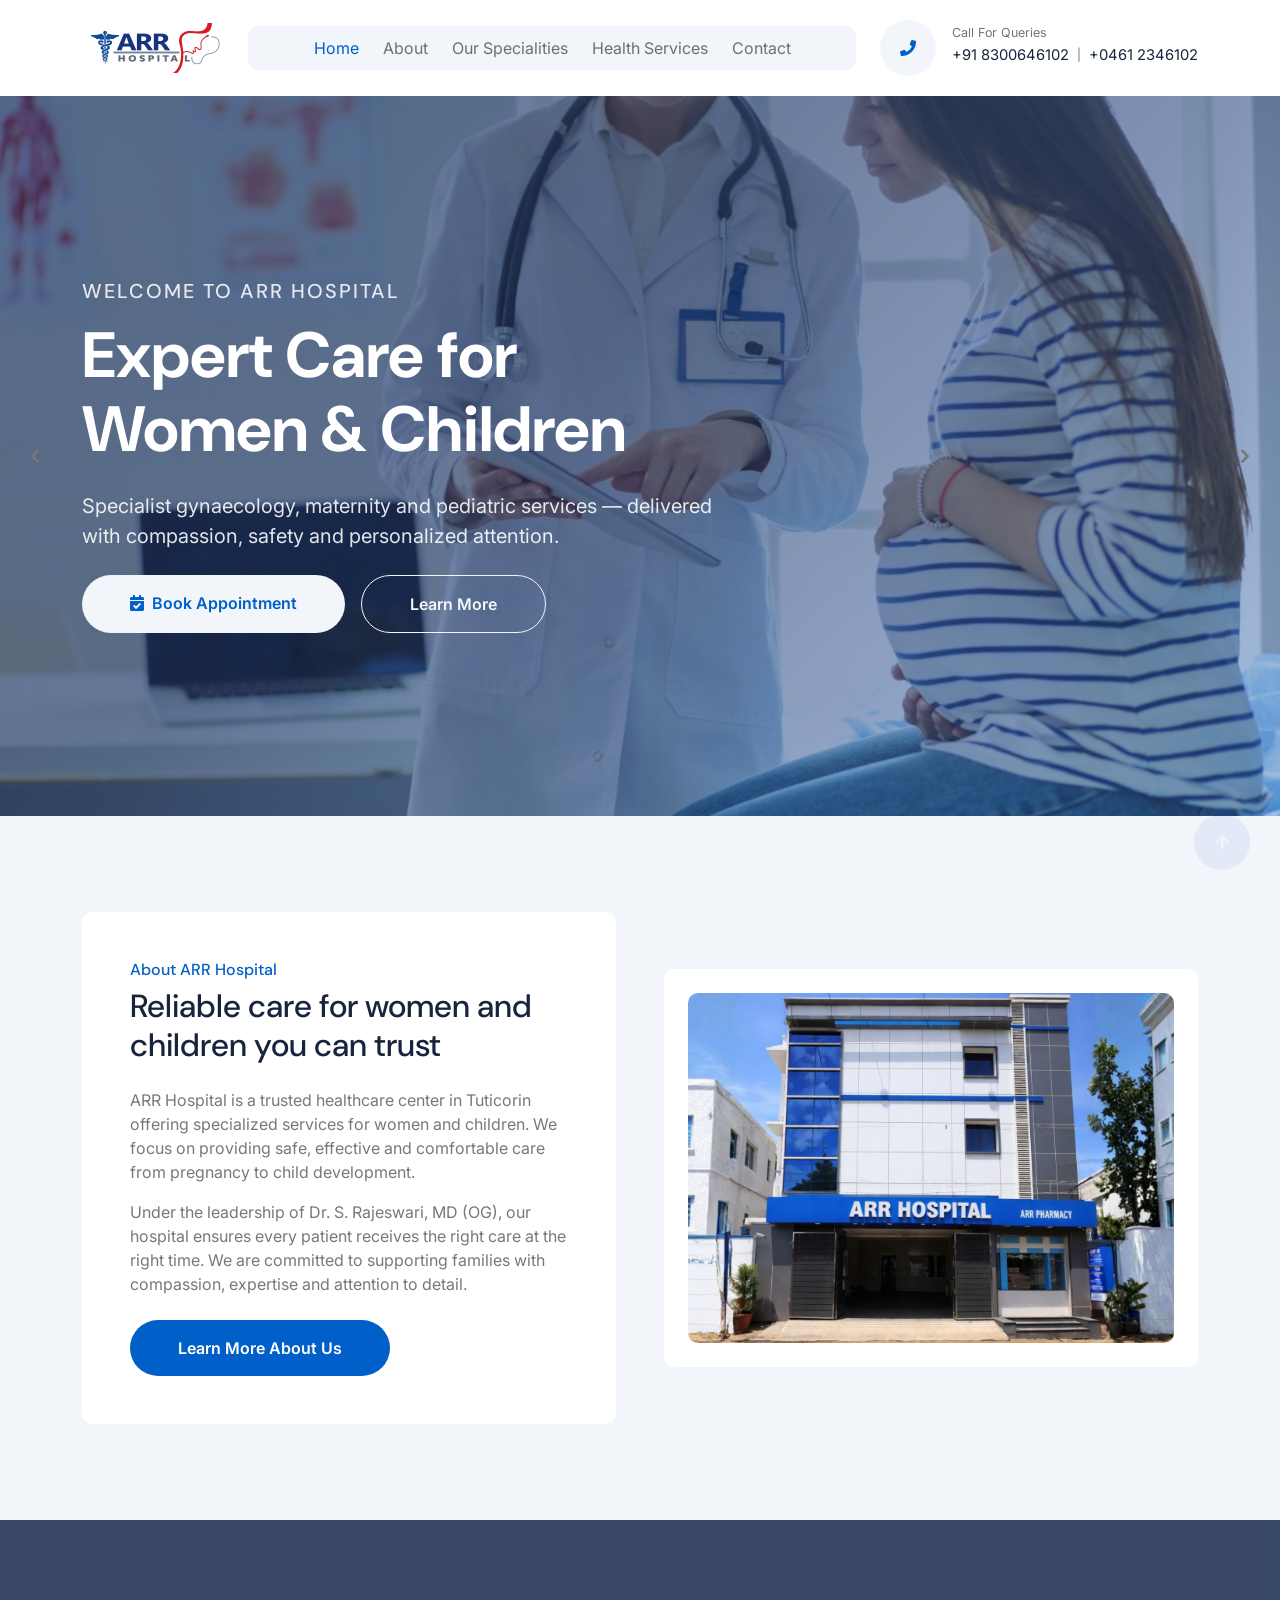
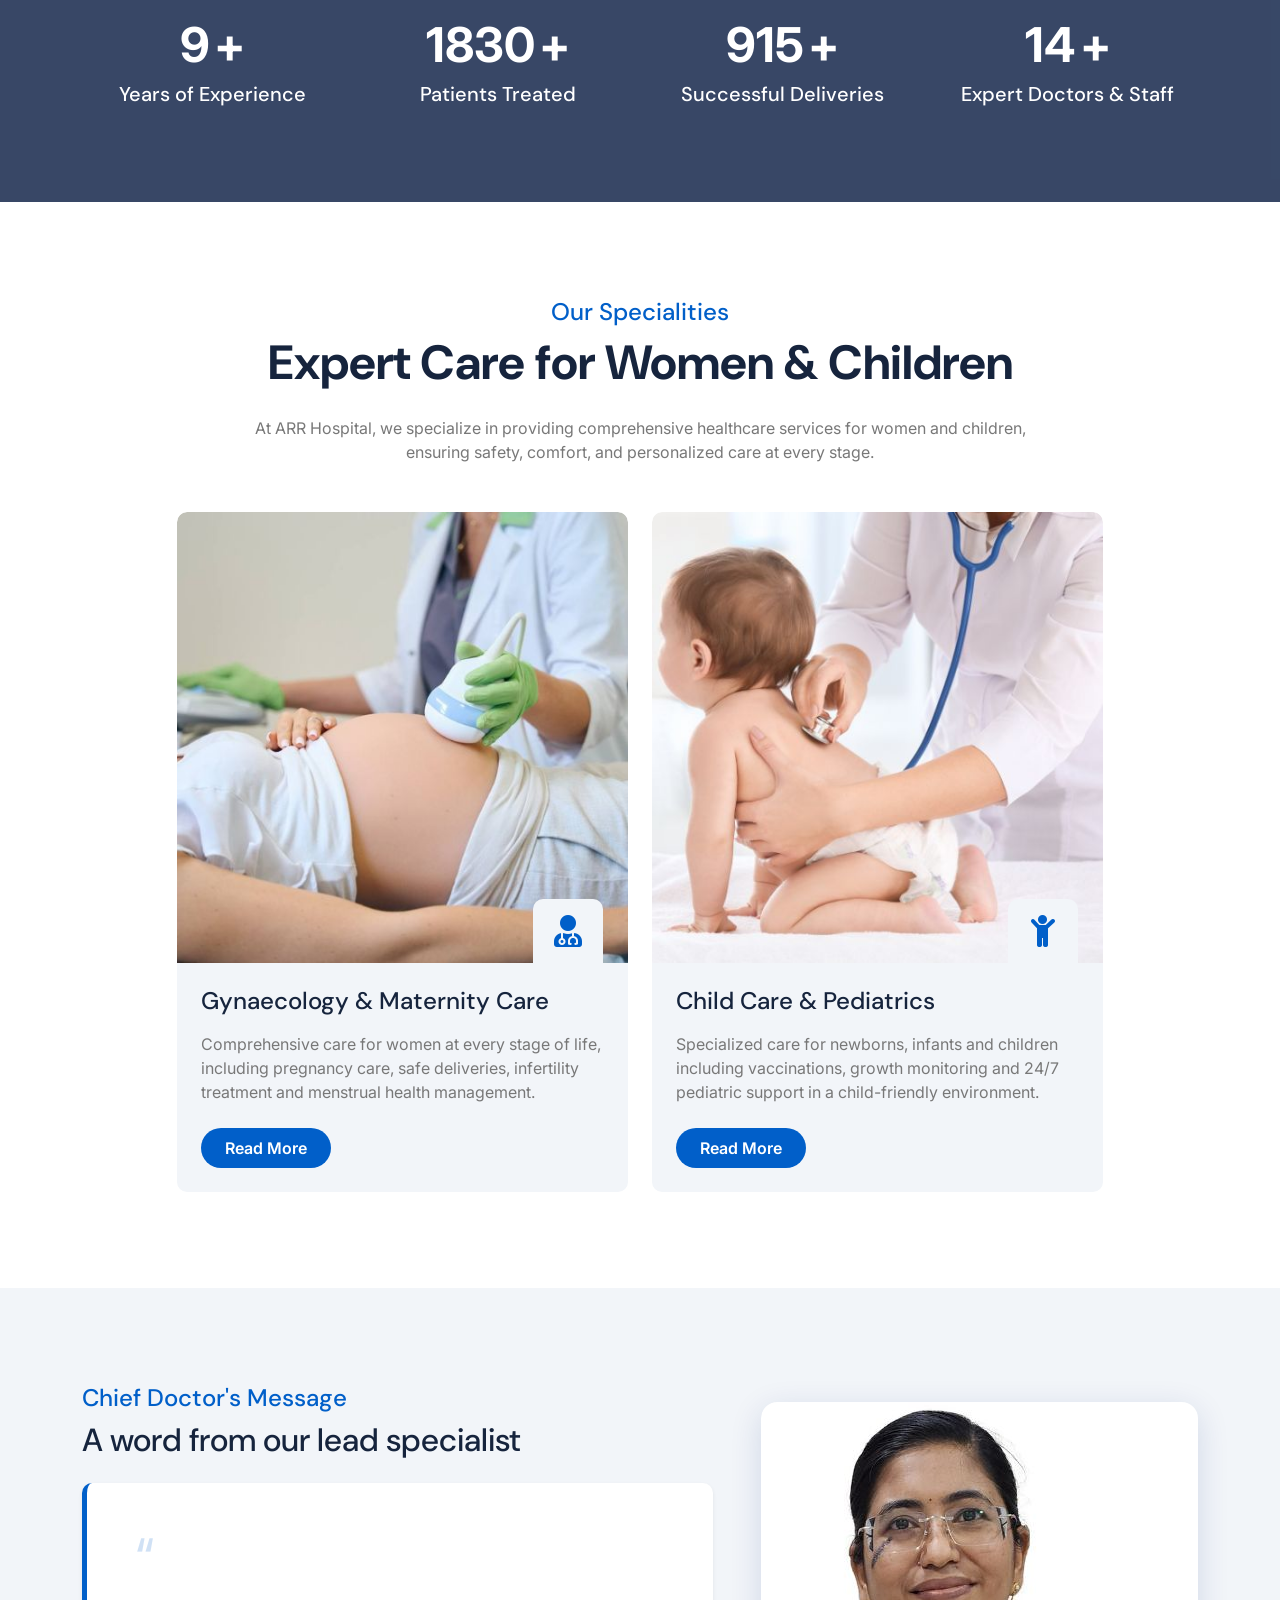
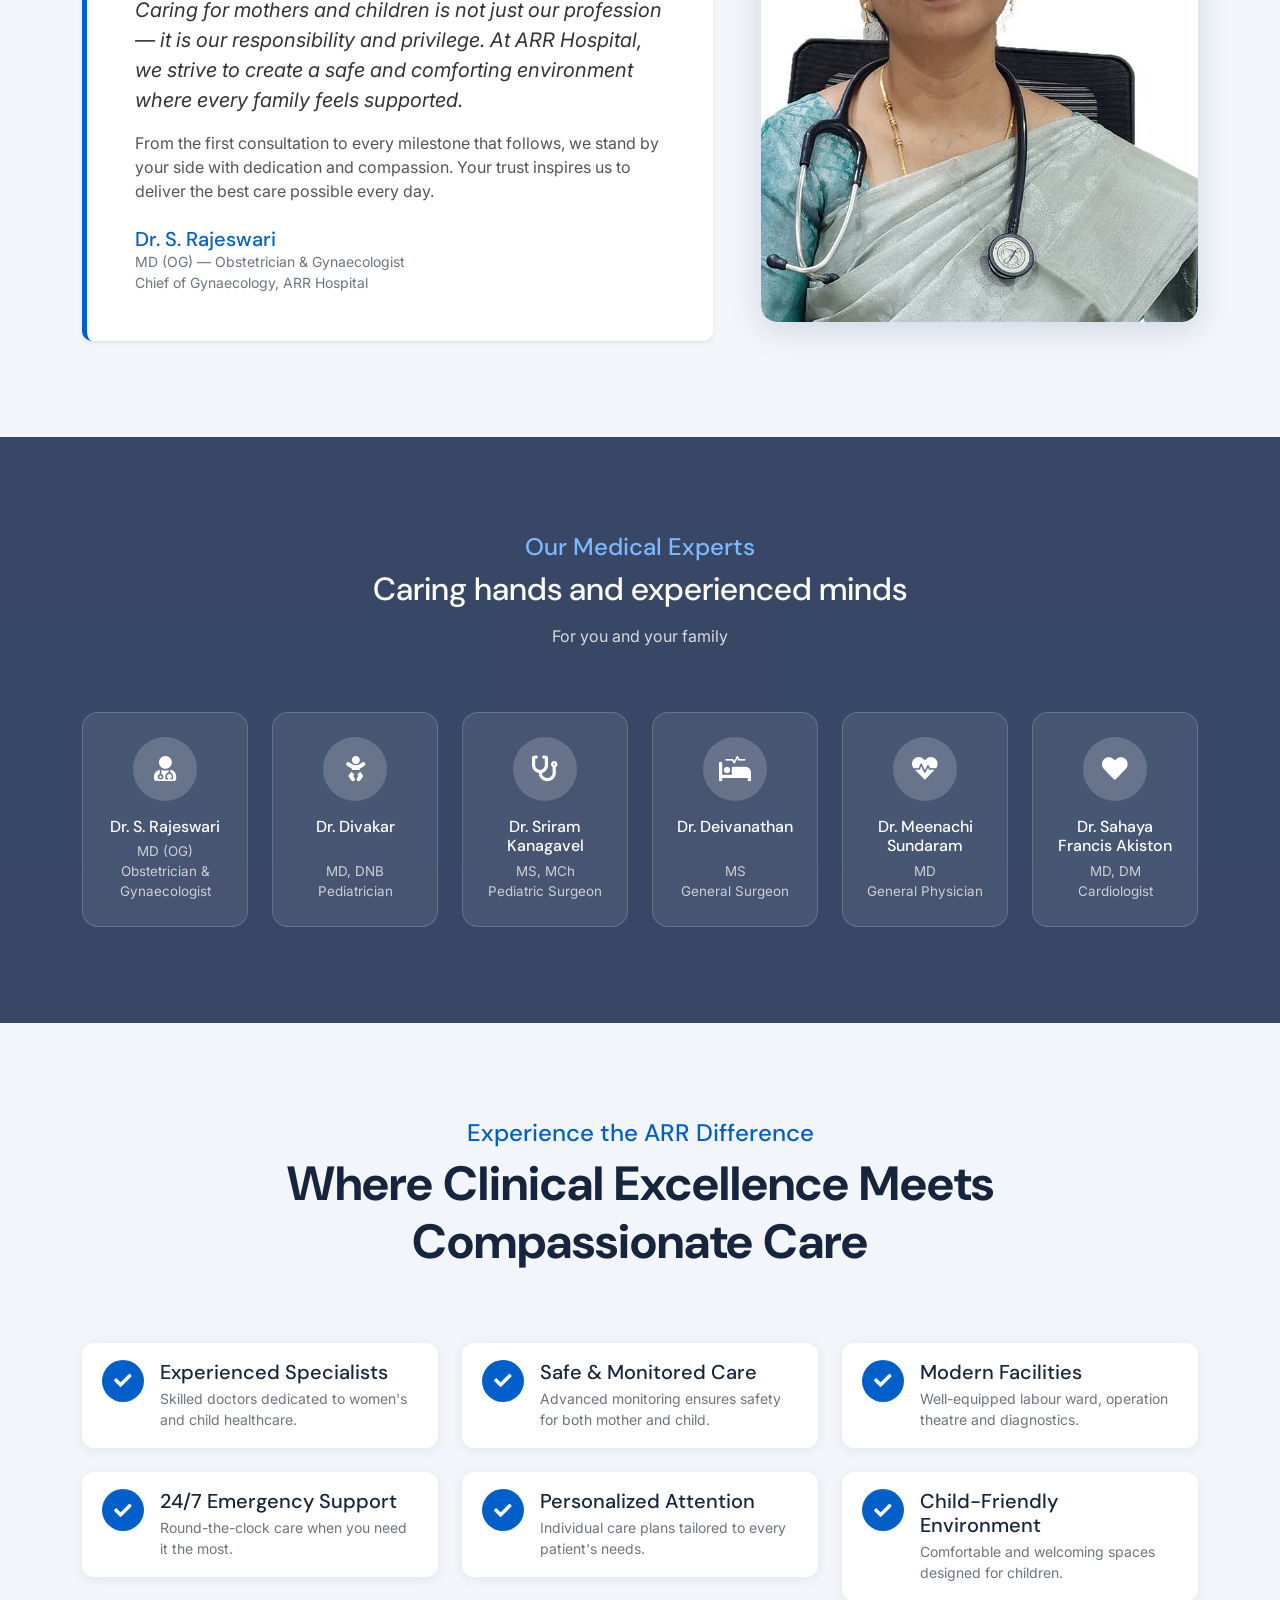
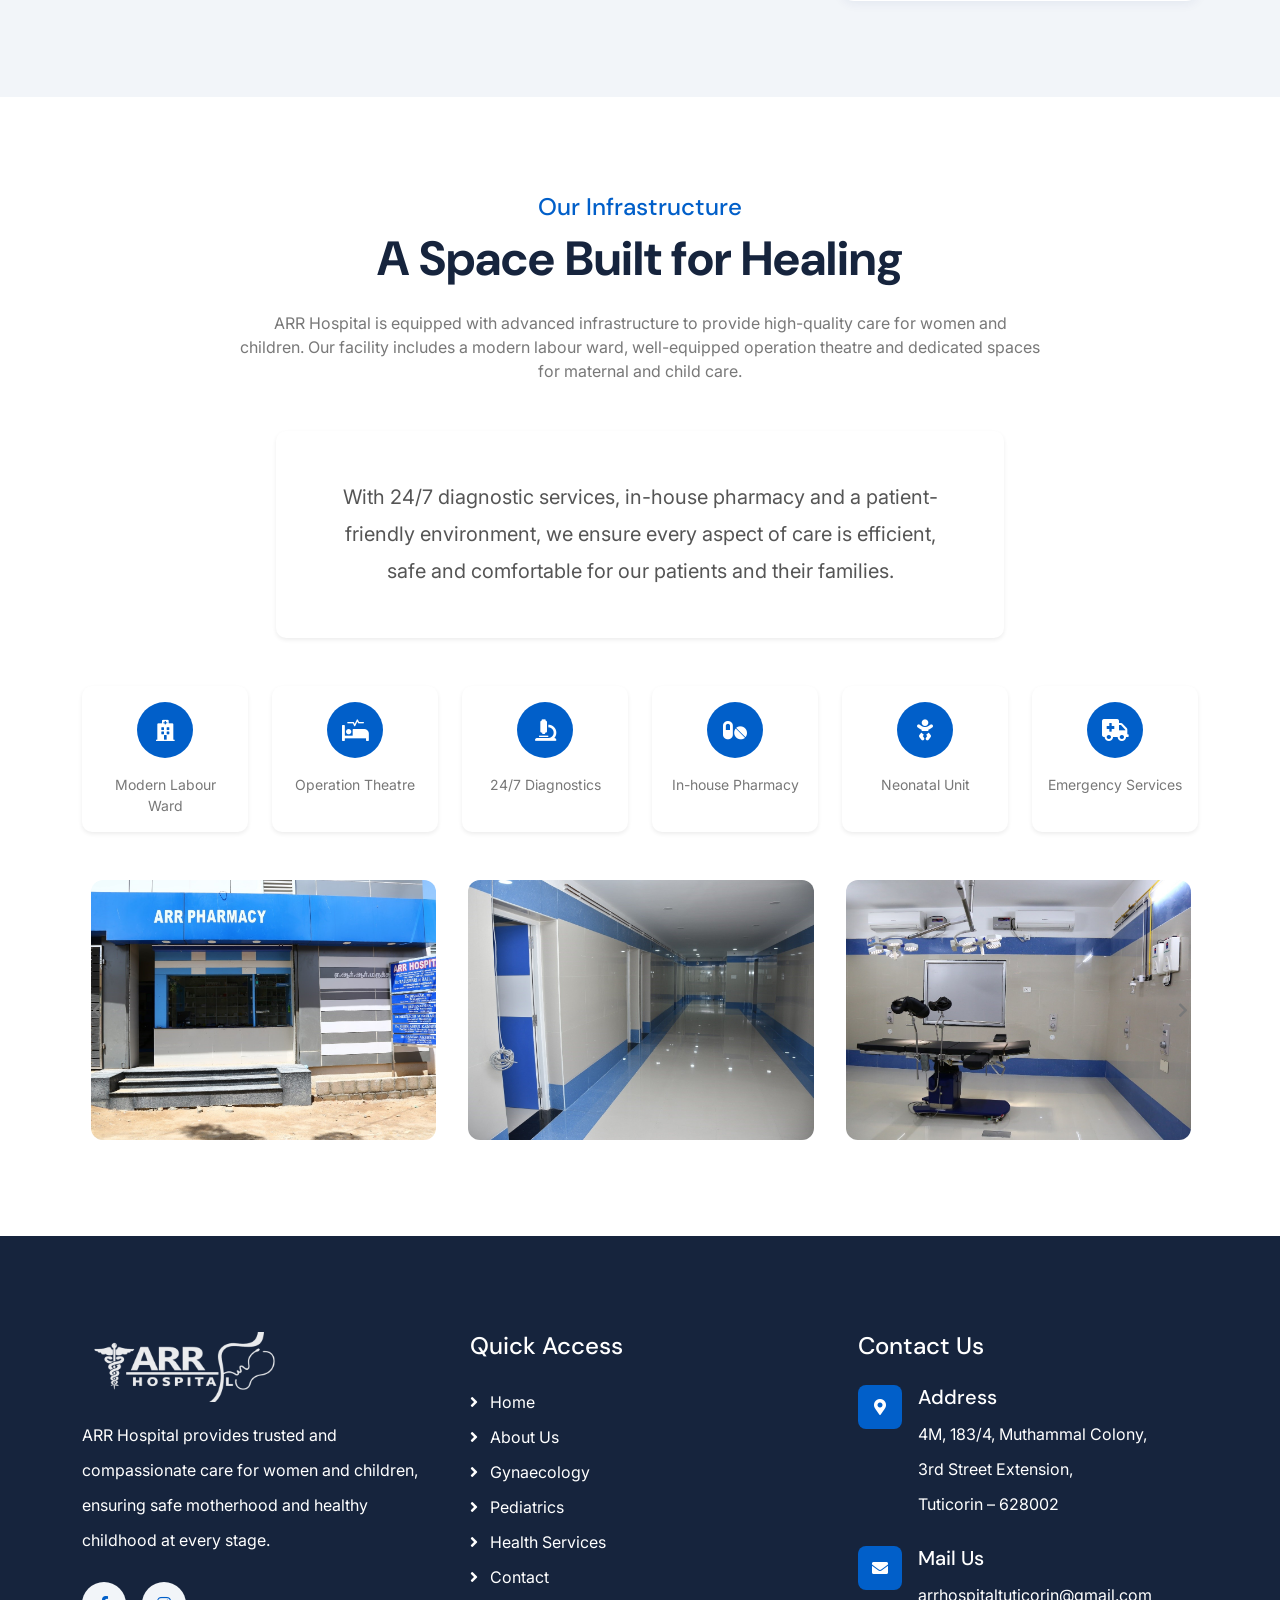
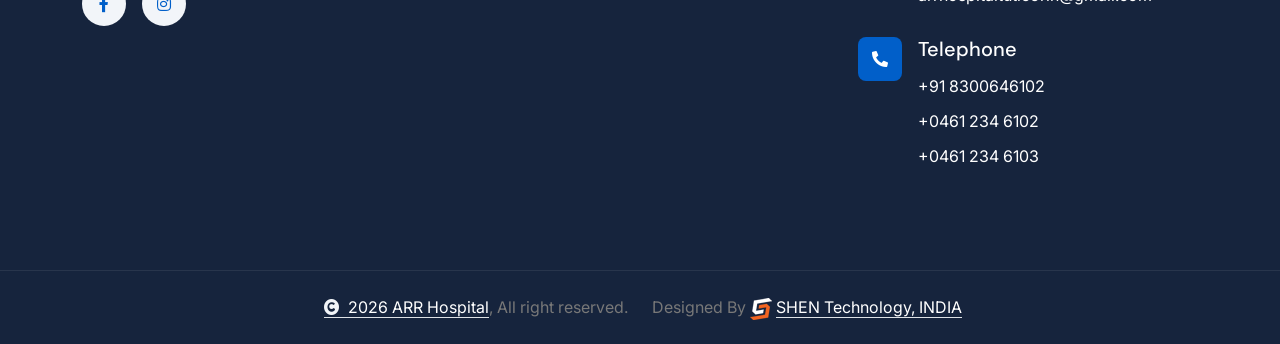
<file: index.html>
<!DOCTYPE html>
<html lang="en">

<head>
    <meta charset="utf-8">
    <title>ARR Hospital – Gynaecology & Pediatric Care, Tuticorin</title>
    <meta content="width=device-width, initial-scale=1.0" name="viewport">
    <meta name="keywords"
        content="ARR Hospital, Gynaecologist in Tuticorin, Child Care Hospital, Maternity Hospital, Pediatrics">
    <meta name="description"
        content="ARR Hospital provides expert care for women and children including pregnancy, delivery and pediatric services in Tuticorin.">

    <!-- Favicon -->
    <link rel="icon" type="image/png" href="img/Arr hospital favicon.png">
    <link rel="apple-touch-icon" href="img/Arr hospital favicon.png">

    <!-- Open Graph Meta Tags -->
    <meta property="og:title" content="ARR Hospital – Gynaecology & Pediatric Care, Tuticorin">
    <meta property="og:description"
        content="ARR Hospital provides expert care for women and children including pregnancy, delivery and pediatric services in Tuticorin. Trusted by families for safe motherhood and healthy childhood.">
    <meta property="og:image" content="img/ARR Hospital - Tuticorin.png">
    <meta property="og:type" content="website">
    <meta property="og:url" content="https://arrhospital.in/">
    <meta property="og:site_name" content="ARR Hospital">

    <!-- Google Web Fonts -->
    <link rel="preconnect" href="https://fonts.googleapis.com">
    <link rel="preconnect" href="https://fonts.gstatic.com" crossorigin>
    <link
        href="https://fonts.googleapis.com/css2?family=DM+Sans:ital,opsz,wght@0,9..40,100..1000;1,9..40,100..1000&family=Inter:slnt,wght@-10..0,100..900&display=swap"
        rel="stylesheet">

    <!-- Icon Font Stylesheet -->
    <link rel="stylesheet" href="https://use.fontawesome.com/releases/v5.15.4/css/all.css" />
    <link href="https://cdn.jsdelivr.net/npm/bootstrap-icons@1.4.1/font/bootstrap-icons.css" rel="stylesheet">

    <!-- Libraries Stylesheet -->
    <link rel="stylesheet" href="lib/animate/animate.min.css" />
    <link href="lib/lightbox/css/lightbox.min.css" rel="stylesheet">
    <link href="lib/owlcarousel/assets/owl.carousel.min.css" rel="stylesheet">

    <!-- Customized Bootstrap Stylesheet -->
    <link href="css/bootstrap.min.css" rel="stylesheet">

    <!-- Template Stylesheet -->
    <link href="css/style.css" rel="stylesheet">

    <style>
        /* ── Hero Image Slider ── */
        .hero-slider {
            position: relative;
            width: 100%;
            overflow: hidden;
        }

        .hero-slide {
            position: relative;
            width: 100%;
            min-height: 720px;
            background-size: cover;
            background-position: center;
            display: flex;
            align-items: center;
        }

        .hero-slide::before {
            content: '';
            position: absolute;
            inset: 0;
            background: linear-gradient(135deg, rgba(0, 30, 80, 0.55) 40%, rgba(0, 80, 160, 0.30) 100%);
            z-index: 1;
        }

        .hero-caption {
            position: relative;
            z-index: 2;
            width: 100%;
        }

        .hero-slider .owl-dots {
            position: absolute;
            bottom: 20px;
            left: 50%;
            transform: translateX(-50%);
            z-index: 10;
        }

        /* Force owl-nav to be visible and overlay the slider */
        .hero-slider .owl-nav {
            display: flex !important;
            justify-content: space-between;
            align-items: center;
            position: absolute !important;
            top: 0 !important;
            left: 0 !important;
            right: 0 !important;
            bottom: 0 !important;
            width: 100% !important;
            height: 100% !important;
            margin: 0 !important;
            padding: 0 18px;
            pointer-events: none;
            z-index: 15 !important;
        }

        /* Prevent disabled class from hiding nav */
        .hero-slider .owl-nav.disabled {
            display: flex !important;
        }

        .hero-slider .owl-nav button.owl-prev,
        .hero-slider .owl-nav button.owl-next {
            pointer-events: all;
            position: relative !important;
            top: auto !important;
            left: auto !important;
            right: auto !important;
            transform: none !important;
            background: rgba(1, 95, 201, 0.65) !important;
            backdrop-filter: blur(8px);
            -webkit-backdrop-filter: blur(8px);
            border: 2.5px solid rgba(255, 255, 255, 0.80) !important;
            color: #fff !important;
            width: 54px;
            height: 54px;
            border-radius: 50%;
            font-size: 20px;
            line-height: 1;
            display: flex !important;
            align-items: center;
            justify-content: center;
            transition: background 0.3s, border-color 0.3s, transform 0.35s ease, box-shadow 0.35s ease;
            box-shadow:
                0 0 0 5px rgba(1, 95, 201, 0.20),
                0 4px 20px rgba(0, 30, 100, 0.35);
            cursor: pointer;
            margin: 0;
            padding: 0;
            flex-shrink: 0;
        }

        .hero-slider .owl-nav button.owl-prev:hover,
        .hero-slider .owl-nav button.owl-next:hover {
            background: rgba(1, 95, 201, 0.92) !important;
            border-color: rgba(255, 255, 255, 1.0) !important;
            transform: scale(1.12) !important;
            box-shadow:
                0 0 0 8px rgba(1, 95, 201, 0.28),
                0 6px 28px rgba(0, 30, 100, 0.45);
        }

        .hero-slider .owl-nav button.owl-prev:active,
        .hero-slider .owl-nav button.owl-next:active {
            transform: scale(0.96) !important;
            background: rgba(1, 95, 201, 1.0) !important;
        }

        /* Responsive adjustments */
        @media (min-width: 992px) {
            .hero-slider .owl-nav {
                padding: 0 30px;
            }

            .hero-slider .owl-nav button.owl-prev,
            .hero-slider .owl-nav button.owl-next {
                width: 58px;
                height: 58px;
                font-size: 22px;
                box-shadow:
                    0 0 0 7px rgba(255, 255, 255, 0.14),
                    0 4px 22px rgba(0, 0, 0, 0.32);
            }
        }

        @media (max-width: 767px) {
            .hero-slider .owl-nav {
                padding: 0 12px;
            }

            .hero-slider .owl-nav button.owl-prev,
            .hero-slider .owl-nav button.owl-next {
                width: 44px;
                height: 44px;
                font-size: 17px;
                border-width: 2px !important;
                box-shadow:
                    0 0 0 4px rgba(255, 255, 255, 0.10),
                    0 3px 14px rgba(0, 0, 0, 0.25);
            }
        }

        @media (max-width: 480px) {
            .hero-slider .owl-nav {
                padding: 0 8px;
            }

            .hero-slider .owl-nav button.owl-prev,
            .hero-slider .owl-nav button.owl-next {
                width: 38px;
                height: 38px;
                font-size: 15px;
            }
        }

        /* ── Doctor Message ── */
        .doctor-message-img {
            border-radius: 1rem;
            overflow: hidden;
            box-shadow: 0 8px 32px rgba(0, 40, 120, 0.14);
        }

        .doctor-message-img img {
            width: 100%;
            height: 520px;
            object-fit: cover;
            border-radius: 1rem;
        }

        .quote-icon {
            font-size: 4rem;
            color: var(--bs-primary);
            opacity: 0.15;
            line-height: 1;
        }

        /* ── Doctor Expert Cards ── */
        .doctor-card {
            background: rgba(255, 255, 255, 0.08);
            border: 1px solid rgba(255, 255, 255, 0.18);
            border-radius: 1rem;
            padding: 1.5rem 1.25rem;
            text-align: center;
            backdrop-filter: blur(6px);
            transition: transform 0.3s, background 0.3s;
            display: flex;
            flex-direction: column;
            align-items: center;
            height: 100%;
        }

        .doctor-card:hover {
            transform: translateY(-6px);
            background: rgba(255, 255, 255, 0.15);
        }

        .doctor-card .doctor-icon-wrap {
            width: 64px;
            height: 64px;
            background: rgba(255, 255, 255, 0.18);
            border-radius: 50%;
            display: flex;
            align-items: center;
            justify-content: center;
            margin: 0 auto 1rem;
            font-size: 1.6rem;
            color: #fff;
            flex-shrink: 0;
        }

        .doctor-card h5 {
            color: #fff;
            font-size: 1rem;
            margin-bottom: 0.3rem;
        }

        .doctor-card p {
            color: rgba(255, 255, 255, 0.72);
            font-size: 0.84rem;
            margin-bottom: 0;
            margin-top: auto;
        }

        /* ── ARR Difference ── */
        .diff-item {
            display: flex;
            align-items: flex-start;
            gap: 1rem;
            padding: 1.1rem 1.25rem;
            background: #fff;
            border-radius: 0.75rem;
            box-shadow: 0 2px 12px rgba(0, 40, 120, 0.07);
            transition: transform 0.3s, box-shadow 0.3s;
        }

        .diff-item:hover {
            transform: translateY(-4px);
            box-shadow: 0 8px 24px rgba(0, 40, 120, 0.13);
        }

        .diff-check {
            flex-shrink: 0;
            width: 42px;
            height: 42px;
            border-radius: 50%;
            background: var(--bs-primary);
            color: #fff;
            display: flex;
            align-items: center;
            justify-content: center;
            font-size: 1.1rem;
        }

        /* ── Infrastructure Carousel ── */
        .infra-carousel-wrap {
            position: relative;
        }

        .infra-carousel .owl-item img {
            border-radius: 0.75rem;
            height: 260px;
            object-fit: cover;
        }

        /* Nav bar: full-height strip overlaid on top of carousel */
        .infra-carousel .owl-nav {
            display: flex !important;
            justify-content: space-between;
            align-items: center;
            position: absolute !important;
            top: 0 !important;
            left: 0 !important;
            right: 0 !important;
            bottom: 0 !important;
            width: 100% !important;
            height: 100% !important;
            margin: 0 !important;
            padding: 0 10px;
            pointer-events: none;
            z-index: 5;
        }

        .infra-carousel .owl-nav.disabled {
            display: flex !important;
        }

        /* Arrow buttons */
        .infra-carousel .owl-nav button.owl-prev,
        .infra-carousel .owl-nav button.owl-next {
            pointer-events: all;
            position: relative !important;
            top: auto !important;
            left: auto !important;
            right: auto !important;
            transform: none !important;
            background: rgba(1, 95, 201, 0.30) !important;
            backdrop-filter: blur(6px);
            -webkit-backdrop-filter: blur(6px);
            border: 2px solid rgba(1, 95, 201, 0.55) !important;
            color: #fff !important;
            width: 46px;
            height: 46px;
            border-radius: 50%;
            font-size: 16px;
            line-height: 1;
            display: flex !important;
            align-items: center;
            justify-content: center;
            transition: background 0.3s, border-color 0.3s, transform 0.3s ease, box-shadow 0.3s ease;
            box-shadow:
                0 0 0 5px rgba(1, 95, 201, 0.10),
                0 4px 16px rgba(0, 30, 100, 0.22);
            cursor: pointer;
            margin: 0;
            padding: 0;
            flex-shrink: 0;
        }

        .infra-carousel .owl-nav button.owl-prev:hover,
        .infra-carousel .owl-nav button.owl-next:hover {
            background: rgba(1, 95, 201, 0.72) !important;
            border-color: rgba(1, 95, 201, 0.90) !important;
            transform: scale(1.10) !important;
            box-shadow:
                0 0 0 7px rgba(1, 95, 201, 0.18),
                0 6px 22px rgba(0, 30, 100, 0.30);
        }

        .infra-carousel .owl-nav button.owl-prev:active,
        .infra-carousel .owl-nav button.owl-next:active {
            transform: scale(0.95) !important;
            background: rgba(1, 95, 201, 0.88) !important;
        }

        /* Responsive */
        @media (max-width: 767px) {
            .infra-carousel .owl-nav {
                padding: 0 6px;
            }

            .infra-carousel .owl-nav button.owl-prev,
            .infra-carousel .owl-nav button.owl-next {
                width: 38px;
                height: 38px;
                font-size: 14px;
            }
        }
    </style>
</head>

<body>

    <!-- Spinner Start -->
    <div id="spinner"
        class="show bg-white position-fixed translate-middle w-100 vh-100 top-50 start-50 d-flex align-items-center justify-content-center">
        <div class="spinner-border text-primary" style="width: 3rem; height: 3rem;" role="status">
            <span class="sr-only">Loading...</span>
        </div>
    </div>
    <!-- Spinner End -->


    <!-- Navbar Start -->
    <div class="container-fluid nav-bar px-0 px-lg-4 py-lg-0">
        <div class="container">
            <nav class="navbar navbar-expand-lg navbar-light">
                <a href="index.html" class="navbar-brand p-0"><img src="img/ARR Hospital - Tuticorin.png"
                        alt="ARR Hospital Logo" class="navbar-logo"></a>
                <button class="navbar-toggler" type="button" data-bs-toggle="collapse" data-bs-target="#navbarCollapse">
                    <span class="fa fa-bars"></span>
                </button>
                <div class="collapse navbar-collapse" id="navbarCollapse">
                    <div class="navbar-nav mx-0 mx-lg-auto">
                        <a href="index.html" class="nav-item nav-link active">Home</a>
                        <a href="about.html" class="nav-item nav-link">About</a>
                        <a href="specialities.html" class="nav-item nav-link">Our Specialities</a>
                        <a href="health-services.html" class="nav-item nav-link">Health Services</a>
                        <a href="contact.html" class="nav-item nav-link">Contact</a>
                    </div>
                </div>
                <div class="d-none d-xl-flex flex-shrink-0 ps-4 align-items-center">
                    <a href="tel:04612346102" class="btn btn-light btn-lg-square rounded-circle position-relative me-3">
                        <i class="fa fa-phone-alt fa-flip-horizontal text-primary"></i>
                    </a>
                    <div class="d-flex flex-column">
                        <span class="text-muted" style="font-size: 0.78rem; line-height:1.2;">Call For Queries</span>
                        <div class="d-flex align-items-center gap-2" style="line-height:2;">
                            <a href="tel:+918300646102" class="text-dark fw-semibold"
                                style="font-size:0.92rem; text-decoration:none;">+91 8300646102</a>
                            <span class="text-muted" style="font-size:0.75rem;">|</span>
                            <a href="tel:04612346102" class="text-dark fw-semibold"
                                style="font-size:0.92rem; text-decoration:none;">+0461 2346102</a>
                        </div>
                    </div>
                </div>
            </nav>
        </div>
    </div>
    <!-- Navbar End -->


    <!-- HERO IMAGE SLIDER -->
    <div class="hero-slider owl-carousel" id="heroSlider">

        <!-- Slide 1 -->
        <div class="hero-slide" style="background-image: url('img/slider-1-ARRHospital.jpg');">
            <div class="hero-caption py-5">
                <div class="container">
                    <div class="row align-items-center py-5">
                        <div class="col-lg-7 animated fadeInLeft">
                            <h5 class="text-white text-uppercase fw-semibold mb-3"
                                style="letter-spacing:2px; opacity:0.85;">Welcome to ARR Hospital</h5>
                            <h1 class="display-3 fw-bold text-white mb-4" style="line-height:1.15;">Expert Care
                                for<br>Women & Children</h1>
                            <p class="fs-5 mb-4" style="color:rgba(255,255,255,0.88);">Specialist gynaecology, maternity
                                and pediatric services — delivered with compassion, safety and personalized attention.
                            </p>
                            <div class="d-flex flex-wrap gap-3">
                                <a class="btn btn-light rounded-pill py-3 px-5 fw-semibold" href="contact.html"><i
                                        class="fa fa-calendar-check me-2"></i>Book Appointment</a>
                                <a class="btn btn-outline-light rounded-pill py-3 px-5 fw-semibold"
                                    href="about.html">Learn More</a>
                            </div>
                        </div>
                    </div>
                </div>
            </div>
        </div>

        <!-- Slide 2 -->
        <div class="hero-slide" style="background-image: url('img/slider-2-ARRHospital.jpg');">
            <div class="hero-caption py-5">
                <div class="container">
                    <div class="row align-items-center py-5">
                        <div class="col-lg-7 animated fadeInLeft">
                            <h5 class="text-white text-uppercase fw-semibold mb-3"
                                style="letter-spacing:2px; opacity:0.85;">Gynaecology & Maternity</h5>
                            <h1 class="display-3 fw-bold text-white mb-4" style="line-height:1.15;">Safe
                                Motherhood,<br>Every Step of the Way</h1>
                            <p class="fs-5 mb-4" style="color:rgba(255,255,255,0.88);">From antenatal care to safe
                                deliveries and postnatal support — led by Dr. S. Rajeswari, MD (OG).</p>
                            <div class="d-flex flex-wrap gap-3">
                                <a class="btn btn-light rounded-pill py-3 px-5 fw-semibold"
                                    href="specialities.html#gynaecology"><i class="fa fa-info-circle me-2"></i>Our
                                    Services</a>
                                <a class="btn btn-outline-light rounded-pill py-3 px-5 fw-semibold"
                                    href="contact.html">Contact Us</a>
                            </div>
                        </div>
                    </div>
                </div>
            </div>
        </div>

        <!-- Slide 3 -->
        <div class="hero-slide" style="background-image: url('img/slider-3-ARRHospital.jpg');">
            <div class="hero-caption py-5">
                <div class="container">
                    <div class="row align-items-center py-5">
                        <div class="col-lg-7 animated fadeInLeft">
                            <h5 class="text-white text-uppercase fw-semibold mb-3"
                                style="letter-spacing:2px; opacity:0.85;">Child Care & Pediatrics</h5>
                            <h1 class="display-3 fw-bold text-white mb-4" style="line-height:1.15;">Growing
                                Healthy,<br>Growing Happy</h1>
                            <p class="fs-5 mb-4" style="color:rgba(255,255,255,0.88);">Dedicated pediatric and neonatal
                                care in a warm, child-friendly environment with round-the-clock support.</p>
                            <div class="d-flex flex-wrap gap-3">
                                <a class="btn btn-light rounded-pill py-3 px-5 fw-semibold"
                                    href="specialities.html#pediatrics"><i
                                        class="fa fa-info-circle me-2"></i>Pediatrics</a>
                                <a class="btn btn-outline-light rounded-pill py-3 px-5 fw-semibold"
                                    href="contact.html">Contact Us</a>
                            </div>
                        </div>
                    </div>
                </div>
            </div>
        </div>

    </div>
    <!-- Hero Slider End -->


    <!-- ABOUT US SECTION -->
    <div class="container-fluid bg-light about py-5">
        <div class="container py-5">
            <div class="row g-5 align-items-center">
                <div class="col-xl-6 wow fadeInLeft" data-wow-delay="0.2s">
                    <div class="about-item-content bg-white rounded p-5 h-100">
                        <h6 class="text-primary">About ARR Hospital</h6>
                        <h2 class="mb-4">Reliable care for women and children you can trust</h2>
                        <p>ARR Hospital is a trusted healthcare center in Tuticorin offering specialized services for
                            women and children. We focus on providing safe, effective and comfortable care from
                            pregnancy to child development.</p>
                        <p>Under the leadership of Dr. S. Rajeswari, MD (OG), our hospital ensures every patient
                            receives the right care at the right time. We are committed to supporting families with
                            compassion, expertise and attention to detail.</p>
                        <a class="btn btn-primary rounded-pill py-3 px-5 mt-2" href="about.html">Learn More About Us</a>
                    </div>
                </div>
                <div class="col-xl-6 wow fadeInRight" data-wow-delay="0.2s">
                    <div class="bg-white rounded p-4 h-100 d-flex align-items-center">
                        <img src="img/Arr Hospital Entrance.jpeg" class="img-fluid rounded w-100" alt="ARR Hospital">
                    </div>
                </div>
            </div>
        </div>
    </div>
    <!-- About End -->


    <!-- COUNTER / STATS SECTION -->
    <div class="container-fluid py-5"
        style="position:relative; background: url('img/Picture 4.jpeg') center center / cover no-repeat fixed;">
        <div style="position:absolute; inset:0; background:rgba(0,20,60,0.78); z-index:0;"></div>
        <div style="position:relative; z-index:1;">
            <div class="container py-4">
                <div class="row g-4 justify-content-center text-center">
                    <div class="col-6 col-md-3 wow fadeInUp" data-wow-delay="0.1s">
                        <div class="p-4">
                            <div class="counter-counting mb-2">
                                <span class="text-white display-5 fw-bold" data-toggle="counter-up">10</span>
                                <span class="display-5 fw-bold text-white">+</span>
                            </div>
                            <h5 class="text-white mb-0">Years of Experience</h5>
                        </div>
                    </div>
                    <div class="col-6 col-md-3 wow fadeInUp" data-wow-delay="0.2s">
                        <div class="p-4">
                            <div class="counter-counting mb-2">
                                <span class="text-white display-5 fw-bold" data-toggle="counter-up">2000</span>
                                <span class="display-5 fw-bold text-white">+</span>
                            </div>
                            <h5 class="text-white mb-0">Patients Treated</h5>
                        </div>
                    </div>
                    <div class="col-6 col-md-3 wow fadeInUp" data-wow-delay="0.3s">
                        <div class="p-4">
                            <div class="counter-counting mb-2">
                                <span class="text-white display-5 fw-bold" data-toggle="counter-up">1000</span>
                                <span class="display-5 fw-bold text-white">+</span>
                            </div>
                            <h5 class="text-white mb-0">Successful Deliveries</h5>
                        </div>
                    </div>
                    <div class="col-6 col-md-3 wow fadeInUp" data-wow-delay="0.4s">
                        <div class="p-4">
                            <div class="counter-counting mb-2">
                                <span class="text-white display-5 fw-bold" data-toggle="counter-up">15</span>
                                <span class="display-5 fw-bold text-white">+</span>
                            </div>
                            <h5 class="text-white mb-0">Expert Doctors & Staff</h5>
                        </div>
                    </div>
                </div>
            </div>
        </div>
    </div>
    <!-- Counter Section End -->


    <!-- OUR SPECIALITIES SECTION -->
    <div class="container-fluid service py-5">
        <div class="container py-5">
            <div class="text-center mx-auto pb-5 wow fadeInUp" data-wow-delay="0.2s" style="max-width: 800px;">
                <h4 class="text-primary">Our Specialities</h4>
                <h1 class="display-5 mb-4">Expert Care for Women & Children</h1>
                <p class="mb-0">At ARR Hospital, we specialize in providing comprehensive healthcare services for women
                    and children, ensuring safety, comfort, and personalized care at every stage.</p>
            </div>
            <div class="row g-4 justify-content-center">

                <!-- Gynaecology -->
                <div class="col-md-6 col-lg-6 col-xl-5 wow fadeInUp" data-wow-delay="0.2s">
                    <div class="service-item">
                        <div class="service-img">
                            <img src="img/gynaecology.jpeg" class="img-fluid rounded-top w-100" alt="Gynaecology">
                            <div class="service-icon p-3">
                                <i class="fa fa-user-md fa-2x"></i>
                            </div>
                        </div>
                        <div class="service-content p-4">
                            <div class="service-content-inner">
                                <a href="specialities.html#gynaecology" class="d-inline-block h4 mb-3">Gynaecology &
                                    Maternity
                                    Care</a>
                                <p class="mb-4">Comprehensive care for women at every stage of life, including pregnancy
                                    care, safe deliveries, infertility treatment and menstrual health management.</p>
                                <a class="btn btn-primary rounded-pill py-2 px-4"
                                    href="specialities.html#gynaecology">Read More</a>
                            </div>
                        </div>
                    </div>
                </div>

                <!-- Pediatrics -->
                <div class="col-md-6 col-lg-6 col-xl-5 wow fadeInUp" data-wow-delay="0.4s">
                    <div class="service-item">
                        <div class="service-img">
                            <img src="img/pediatrics.jpeg" class="img-fluid rounded-top w-100" alt="Pediatrics">
                            <div class="service-icon p-3">
                                <i class="fa fa-child fa-2x"></i>
                            </div>
                        </div>
                        <div class="service-content p-4">
                            <div class="service-content-inner">
                                <a href="specialities.html#pediatrics" class="d-inline-block h4 mb-3">Child Care &
                                    Pediatrics</a>
                                <p class="mb-4">Specialized care for newborns, infants and children including
                                    vaccinations, growth monitoring and 24/7 pediatric support in a child-friendly
                                    environment.</p>
                                <a class="btn btn-primary rounded-pill py-2 px-4"
                                    href="specialities.html#pediatrics">Read More</a>
                            </div>
                        </div>
                    </div>
                </div>

            </div>
        </div>
    </div>
    <!-- Specialities End -->


    <!-- CHIEF DOCTOR'S MESSAGE -->
    <div class="container-fluid bg-light py-5">
        <div class="container py-5">
            <div class="row g-5 align-items-center">

                <!-- Message -->
                <div class="col-lg-7 wow fadeInLeft" data-wow-delay="0.2s">
                    <h4 class="text-primary">Chief Doctor's Message</h4>
                    <h2 class="mb-4">A word from our lead specialist</h2>
                    <div class="bg-white rounded p-4 p-lg-5 shadow-sm"
                        style="border-left: 5px solid var(--bs-primary);">
                        <span class="quote-icon d-block mb-2"
                            style="font-size:3.5rem; color:var(--bs-primary); opacity:0.18; line-height:1;">&#8220;</span>
                        <p class="fs-5 mb-3" style="font-style:italic; color:#333;">
                            Caring for mothers and children is not just our profession — it is our responsibility and
                            privilege. At ARR Hospital, we strive to create a safe and comforting environment where
                            every family feels supported.
                        </p>
                        <p class="mb-4" style="color:#555;">
                            From the first consultation to every milestone that follows, we stand by your side with
                            dedication and compassion. Your trust inspires us to deliver the best care possible every
                            day.
                        </p>
                        <div class="d-flex align-items-center">
                            <div>
                                <h5 class="mb-0 text-primary">Dr. S. Rajeswari</h5>
                                <p class="mb-0 text-muted small">MD (OG) — Obstetrician & Gynaecologist</p>
                                <p class="mb-0 text-muted small">Chief of Gynaecology, ARR Hospital</p>
                            </div>
                        </div>
                    </div>
                </div>

                <!-- Doctor Photo -->
                <div class="col-lg-5 wow fadeInRight" data-wow-delay="0.3s">
                    <div class="doctor-message-img">
                        <img src="img/Dr. Rajeshwari.jpg" alt="Dr. S. Rajeswari – Chief Gynaecologist, ARR Hospital">
                    </div>
                </div>

            </div>
        </div>
    </div>
    <!-- Chief Doctor's Message End -->


    <!-- OUR MEDICAL EXPERTS -->
    <div class="container-fluid py-5"
        style="position:relative; background: url('img/Picture 3.jpeg') center center / cover no-repeat fixed;">
        <!-- overlay -->
        <div style="position:absolute; inset:0; background:rgba(0,20,60,0.78); z-index:0;"></div>
        <div style="position:relative; z-index:1;">
            <div class="container py-5">

                <div class="text-center mx-auto pb-5 wow fadeInUp" data-wow-delay="0.2s" style="max-width:700px;">
                    <h4 style="color:#7eb8ff;">Our Medical Experts</h4>
                    <h2 class="text-white mb-3">Caring hands and experienced minds</h2>
                    <p class="text-white" style="opacity:0.80;">For you and your family</p>
                </div>

                <div class="row g-4 justify-content-center">

                    <div class="col-6 col-md-4 col-lg-2 wow fadeInUp" data-wow-delay="0.1s">
                        <div class="doctor-card">
                            <div class="doctor-icon-wrap"><i class="fa fa-user-md"></i></div>
                            <h5>Dr. S. Rajeswari</h5>
                            <p>MD (OG)<br>Obstetrician & Gynaecologist</p>
                        </div>
                    </div>

                    <div class="col-6 col-md-4 col-lg-2 wow fadeInUp" data-wow-delay="0.2s">
                        <div class="doctor-card">
                            <div class="doctor-icon-wrap"><i class="fa fa-baby"></i></div>
                            <h5>Dr. Divakar</h5>
                            <p>MD, DNB<br>Pediatrician</p>
                        </div>
                    </div>

                    <div class="col-6 col-md-4 col-lg-2 wow fadeInUp" data-wow-delay="0.3s">
                        <div class="doctor-card">
                            <div class="doctor-icon-wrap"><i class="fa fa-stethoscope"></i></div>
                            <h5>Dr. Sriram Kanagavel</h5>
                            <p>MS, MCh<br>Pediatric Surgeon</p>
                        </div>
                    </div>

                    <div class="col-6 col-md-4 col-lg-2 wow fadeInUp" data-wow-delay="0.4s">
                        <div class="doctor-card">
                            <div class="doctor-icon-wrap"><i class="fa fa-procedures"></i></div>
                            <h5>Dr. Deivanathan</h5>
                            <p>MS<br>General Surgeon</p>
                        </div>
                    </div>

                    <div class="col-6 col-md-4 col-lg-2 wow fadeInUp" data-wow-delay="0.5s">
                        <div class="doctor-card">
                            <div class="doctor-icon-wrap"><i class="fa fa-heartbeat"></i></div>
                            <h5>Dr. Meenachi Sundaram</h5>
                            <p>MD<br>General Physician</p>
                        </div>
                    </div>

                    <div class="col-6 col-md-4 col-lg-2 wow fadeInUp" data-wow-delay="0.6s">
                        <div class="doctor-card">
                            <div class="doctor-icon-wrap"><i class="fa fa-heart"></i></div>
                            <h5>Dr. Sahaya Francis Akiston</h5>
                            <p>MD, DM<br>Cardiologist</p>
                        </div>
                    </div>

                </div>
            </div>
        </div>
    </div>
    <!-- Our Medical Experts End -->


    <!-- EXPERIENCE THE ARR DIFFERENCE -->
    <div class="container-fluid bg-light py-5">
        <div class="container py-5">
            <div class="text-center mx-auto pb-5 wow fadeInUp" data-wow-delay="0.2s" style="max-width:800px;">
                <h4 class="text-primary">Experience the ARR Difference</h4>
                <h2 class="display-5 mb-4">Where Clinical Excellence Meets Compassionate Care</h2>
            </div>
            <div class="row g-4">

                <div class="col-md-6 col-lg-4 wow fadeInUp" data-wow-delay="0.1s">
                    <div class="diff-item">
                        <div class="diff-check"><i class="fa fa-check"></i></div>
                        <div>
                            <h5 class="mb-1">Experienced Specialists</h5>
                            <p class="mb-0 text-muted small">Skilled doctors dedicated to women's and child healthcare.
                            </p>
                        </div>
                    </div>
                </div>

                <div class="col-md-6 col-lg-4 wow fadeInUp" data-wow-delay="0.2s">
                    <div class="diff-item">
                        <div class="diff-check"><i class="fa fa-check"></i></div>
                        <div>
                            <h5 class="mb-1">Safe & Monitored Care</h5>
                            <p class="mb-0 text-muted small">Advanced monitoring ensures safety for both mother and
                                child.</p>
                        </div>
                    </div>
                </div>

                <div class="col-md-6 col-lg-4 wow fadeInUp" data-wow-delay="0.3s">
                    <div class="diff-item">
                        <div class="diff-check"><i class="fa fa-check"></i></div>
                        <div>
                            <h5 class="mb-1">Modern Facilities</h5>
                            <p class="mb-0 text-muted small">Well-equipped labour ward, operation theatre and
                                diagnostics.</p>
                        </div>
                    </div>
                </div>

                <div class="col-md-6 col-lg-4 wow fadeInUp" data-wow-delay="0.4s">
                    <div class="diff-item">
                        <div class="diff-check"><i class="fa fa-check"></i></div>
                        <div>
                            <h5 class="mb-1">24/7 Emergency Support</h5>
                            <p class="mb-0 text-muted small">Round-the-clock care when you need it the most.</p>
                        </div>
                    </div>
                </div>

                <div class="col-md-6 col-lg-4 wow fadeInUp" data-wow-delay="0.5s">
                    <div class="diff-item">
                        <div class="diff-check"><i class="fa fa-check"></i></div>
                        <div>
                            <h5 class="mb-1">Personalized Attention</h5>
                            <p class="mb-0 text-muted small">Individual care plans tailored to every patient's needs.
                            </p>
                        </div>
                    </div>
                </div>

                <div class="col-md-6 col-lg-4 wow fadeInUp" data-wow-delay="0.6s">
                    <div class="diff-item">
                        <div class="diff-check"><i class="fa fa-check"></i></div>
                        <div>
                            <h5 class="mb-1">Child-Friendly Environment</h5>
                            <p class="mb-0 text-muted small">Comfortable and welcoming spaces designed for children.</p>
                        </div>
                    </div>
                </div>

            </div>
        </div>
    </div>
    <!-- ARR Difference End -->


    <!-- OUR INFRASTRUCTURE -->
    <div class="container-fluid service py-5">
        <div class="container py-5">

            <!-- Section Header -->
            <div class="text-center mx-auto pb-5 wow fadeInUp" data-wow-delay="0.2s" style="max-width:800px;">
                <h4 class="text-primary">Our Infrastructure</h4>
                <h2 class="display-5 mb-4">A Space Built for Healing</h2>
                <p class="mb-0">
                    ARR Hospital is equipped with advanced infrastructure to provide high-quality care for women and
                    children. Our facility includes a modern labour ward, well-equipped operation theatre and dedicated
                    spaces for maternal and child care.
                </p>
            </div>

            <!-- Infrastructure Description Row -->
            <div class="row g-5 align-items-center mb-5 wow fadeInUp" data-wow-delay="0.3s">
                <div class="col-lg-8 mx-auto">
                    <div class="bg-white rounded p-4 p-lg-5 shadow-sm text-center">
                        <p class="fs-5 mb-0" style="color:#555; line-height:1.85;">
                            With 24/7 diagnostic services, in-house pharmacy and a patient-friendly environment, we
                            ensure every aspect of care is efficient, safe and comfortable for our patients and their
                            families.
                        </p>
                    </div>
                </div>
            </div>

            <!-- Infrastructure Feature Icons -->
            <div class="row g-4 justify-content-center mb-5">
                <div class="col-6 col-md-4 col-lg-2 text-center wow fadeInUp" data-wow-delay="0.1s">
                    <div class="bg-white rounded p-3 shadow-sm h-100">
                        <div class="mx-auto mb-3 d-flex align-items-center justify-content-center rounded-circle bg-primary text-white"
                            style="width:56px;height:56px;">
                            <i class="fa fa-hospital fa-lg"></i>
                        </div>
                        <p class="mb-0 small fw-semibold">Modern Labour Ward</p>
                    </div>
                </div>
                <div class="col-6 col-md-4 col-lg-2 text-center wow fadeInUp" data-wow-delay="0.2s">
                    <div class="bg-white rounded p-3 shadow-sm h-100">
                        <div class="mx-auto mb-3 d-flex align-items-center justify-content-center rounded-circle bg-primary text-white"
                            style="width:56px;height:56px;">
                            <i class="fa fa-procedures fa-lg"></i>
                        </div>
                        <p class="mb-0 small fw-semibold">Operation Theatre</p>
                    </div>
                </div>
                <div class="col-6 col-md-4 col-lg-2 text-center wow fadeInUp" data-wow-delay="0.3s">
                    <div class="bg-white rounded p-3 shadow-sm h-100">
                        <div class="mx-auto mb-3 d-flex align-items-center justify-content-center rounded-circle bg-primary text-white"
                            style="width:56px;height:56px;">
                            <i class="fa fa-microscope fa-lg"></i>
                        </div>
                        <p class="mb-0 small fw-semibold">24/7 Diagnostics</p>
                    </div>
                </div>
                <div class="col-6 col-md-4 col-lg-2 text-center wow fadeInUp" data-wow-delay="0.4s">
                    <div class="bg-white rounded p-3 shadow-sm h-100">
                        <div class="mx-auto mb-3 d-flex align-items-center justify-content-center rounded-circle bg-primary text-white"
                            style="width:56px;height:56px;">
                            <i class="fa fa-pills fa-lg"></i>
                        </div>
                        <p class="mb-0 small fw-semibold">In-house Pharmacy</p>
                    </div>
                </div>
                <div class="col-6 col-md-4 col-lg-2 text-center wow fadeInUp" data-wow-delay="0.5s">
                    <div class="bg-white rounded p-3 shadow-sm h-100">
                        <div class="mx-auto mb-3 d-flex align-items-center justify-content-center rounded-circle bg-primary text-white"
                            style="width:56px;height:56px;">
                            <i class="fa fa-baby fa-lg"></i>
                        </div>
                        <p class="mb-0 small fw-semibold">Neonatal Unit</p>
                    </div>
                </div>
                <div class="col-6 col-md-4 col-lg-2 text-center wow fadeInUp" data-wow-delay="0.6s">
                    <div class="bg-white rounded p-3 shadow-sm h-100">
                        <div class="mx-auto mb-3 d-flex align-items-center justify-content-center rounded-circle bg-primary text-white"
                            style="width:56px;height:56px;">
                            <i class="fa fa-ambulance fa-lg"></i>
                        </div>
                        <p class="mb-0 small fw-semibold">Emergency Services</p>
                    </div>
                </div>
            </div>

            <!-- Infrastructure Image Carousel -->
            <div class="infra-carousel-wrap wow fadeInUp" data-wow-delay="0.3s">
                <div class="infra-carousel owl-carousel">
                    <div class="px-2">
                        <img src="img/Picture 1.jpeg" class="img-fluid w-100" alt="ARR Hospital Infrastructure">
                    </div>
                    <div class="px-2">
                        <img src="img/Picture 2.jpeg" class="img-fluid w-100" alt="ARR Hospital Labour Ward">
                    </div>
                    <div class="px-2">
                        <img src="img/Picture 3.jpeg" class="img-fluid w-100" alt="ARR Hospital Operation Theatre">
                    </div>
                    <div class="px-2">
                        <img src="img/Picture 4.jpeg" class="img-fluid w-100" alt="ARR Hospital Patient Area">
                    </div>
                    <div class="px-2">
                        <img src="img/Picture 5.jpeg" class="img-fluid w-100" alt="ARR Hospital Facilities">
                    </div>
                </div>
            </div>

        </div>
    </div>
    <!-- Infrastructure End -->


    <!-- FOOTER -->
    <div class="container-fluid footer py-5 wow fadeIn" data-wow-delay="0.2s">
        <div class="container py-5">
            <div class="row g-5">
                <!-- Column 1: About -->
                <div class="col-md-6 col-lg-4">
                    <div class="footer-item">
                        <a href="index.html" class="p-0 d-inline-block mb-3"><img src="img/ARR Hospital - Tuticorin.png"
                                alt="ARR Hospital Logo" class="footer-logo"></a>
                        <p class="text-white mb-4">
                            ARR Hospital provides trusted and compassionate care for women and children, ensuring safe
                            motherhood and healthy childhood at every stage.
                        </p>
                        <div class="footer-btn d-flex">
                            <a class="btn btn-md-square rounded-circle me-3"
                                href="https://www.facebook.com/p/ARR-Hospital-100064145854622/"><i
                                    class="fab fa-facebook-f"></i></a>

                            <a class="btn btn-md-square rounded-circle me-3"
                                href="https://instagram.com/#arrhospital"><i class="fab fa-instagram"></i></a>

                        </div>
                    </div>
                </div>
                <!-- Column 2: Quick Links -->
                <div class="col-md-6 col-lg-4">
                    <div class="footer-item">
                        <h4 class="text-white mb-4">Quick Access</h4>
                        <a href="index.html"><i class="fas fa-angle-right me-2"></i> Home</a>
                        <a href="about.html"><i class="fas fa-angle-right me-2"></i> About Us</a>
                        <a href="specialities.html#gynaecology"><i class="fas fa-angle-right me-2"></i> Gynaecology</a>
                        <a href="specialities.html#pediatrics"><i class="fas fa-angle-right me-2"></i> Pediatrics</a>
                        <a href="health-services.html"><i class="fas fa-angle-right me-2"></i> Health Services</a>
                        <a href="contact.html"><i class="fas fa-angle-right me-2"></i> Contact</a>
                    </div>
                </div>
                <!-- Column 3: Contact -->
                <div class="col-md-6 col-lg-4">
                    <div class="footer-item">
                        <h4 class="text-white mb-4">Contact Us</h4>
                        <div class="d-flex mb-4">
                            <div class="footer-contact-icon bg-primary text-white me-3 flex-shrink-0">
                                <i class="fas fa-map-marker-alt"></i>
                            </div>
                            <div>
                                <h5 class="text-white">Address</h5>
                                <p class="mb-0">4M, 183/4, Muthammal Colony,<br>3rd Street Extension,<br>Tuticorin –
                                    628002</p>
                            </div>
                        </div>
                        <div class="d-flex mb-4">
                            <div class="footer-contact-icon bg-primary text-white me-3 flex-shrink-0">
                                <i class="fas fa-envelope"></i>
                            </div>
                            <div>
                                <h5 class="text-white">Mail Us</h5>
                                <p class="mb-0">arrhospitaltuticorin@gmail.com</p>
                            </div>
                        </div>
                        <div class="d-flex">
                            <div class="footer-contact-icon bg-primary text-white me-3 flex-shrink-0">
                                <i class="fa fa-phone-alt"></i>
                            </div>
                            <div>
                                <h5 class="text-white">Telephone</h5>
                                <p class="mb-0"><a href="tel:+918300646102"
                                        style="color:inherit; text-decoration:none;">+91 8300646102</a></p>
                                <p class="mb-0"><a href="tel:04612346102"
                                        style="color:inherit; text-decoration:none;">+0461 234 6102</a></p>
                                <p class="mb-0"><a href="tel:04612346103"
                                        style="color:inherit; text-decoration:none;">+0461 234 6103</a></p>
                            </div>
                        </div>
                    </div>
                </div>
            </div>
        </div>
    </div>
    <!-- Footer End -->

    <!-- Copyright Start -->
    <div class="container-fluid copyright py-4">
        <div class="container">
            <div class="row g-4 align-items-center">
                <div class="col-md-6 text-center text-md-end mb-md-0">
                    <span class="text-body"><a href="#" class="border-bottom text-white"><i
                                class="fas fa-copyright text-light me-2"></i>2026 ARR Hospital</a>, All right
                        reserved.</span>
                </div>
                <div class="col-md-6 text-center text-md-start text-body">
                    Designed By <img src="img/shen-admin-bar-logo.png"> <a class="border-bottom text-white"
                        href="https://shentechnology.com/">SHEN Technology, INDIA</a>
                </div>
            </div>
        </div>
    </div>
    <!-- Copyright End -->

    <!-- Back to Top -->
    <a href="#" class="btn btn-primary btn-lg-square rounded-circle back-to-top"><i class="fa fa-arrow-up"></i></a>


    <!-- JavaScript Libraries -->
    <script src="https://ajax.googleapis.com/ajax/libs/jquery/3.6.4/jquery.min.js"></script>
    <script src="https://cdn.jsdelivr.net/npm/bootstrap@5.0.0/dist/js/bootstrap.bundle.min.js"></script>
    <script src="lib/wow/wow.min.js"></script>
    <script src="lib/easing/easing.min.js"></script>
    <script src="lib/waypoints/waypoints.min.js"></script>
    <script src="lib/counterup/counterup.min.js"></script>
    <script src="lib/lightbox/js/lightbox.min.js"></script>
    <script src="lib/owlcarousel/owl.carousel.min.js"></script>

    <!-- Template Javascript -->
    <script src="js/main.js"></script>

    <!-- Hero Slider & Infrastructure Carousel Init -->
    <script>
        $(document).ready(function () {
            // Hero Image Slider
            $('#heroSlider').owlCarousel({
                loop: true,
                margin: 0,
                nav: true,
                dots: true,
                autoplay: true,
                autoplayTimeout: 5000,
                autoplayHoverPause: false,
                smartSpeed: 800,
                animateOut: 'fadeOut',
                animateIn: 'fadeIn',
                navText: ['<i class="fa fa-chevron-left"></i>', '<i class="fa fa-chevron-right"></i>'],
                responsive: {
                    0: { items: 1 },
                    768: { items: 1 },
                    1024: { items: 1 }
                }
            });

            // Force slider nav arrows to be visible
            var $heroNav = $('#heroSlider .owl-nav');
            $heroNav.removeClass('disabled').show().css('display', 'flex');

            // Infrastructure Carousel — 3 desktop, 3 tablet, 2 mobile
            $('.infra-carousel').owlCarousel({
                loop: true,
                margin: 16,
                nav: true,
                dots: false,
                autoplay: true,
                autoplayTimeout: 3500,
                autoplayHoverPause: true,
                smartSpeed: 600,
                navText: ['<i class="fa fa-chevron-left"></i>', '<i class="fa fa-chevron-right"></i>'],
                responsive: {
                    0: { items: 2 },
                    768: { items: 3 },
                    992: { items: 3 }
                }
            });
        });
    </script>

</body>

</html>
</file>
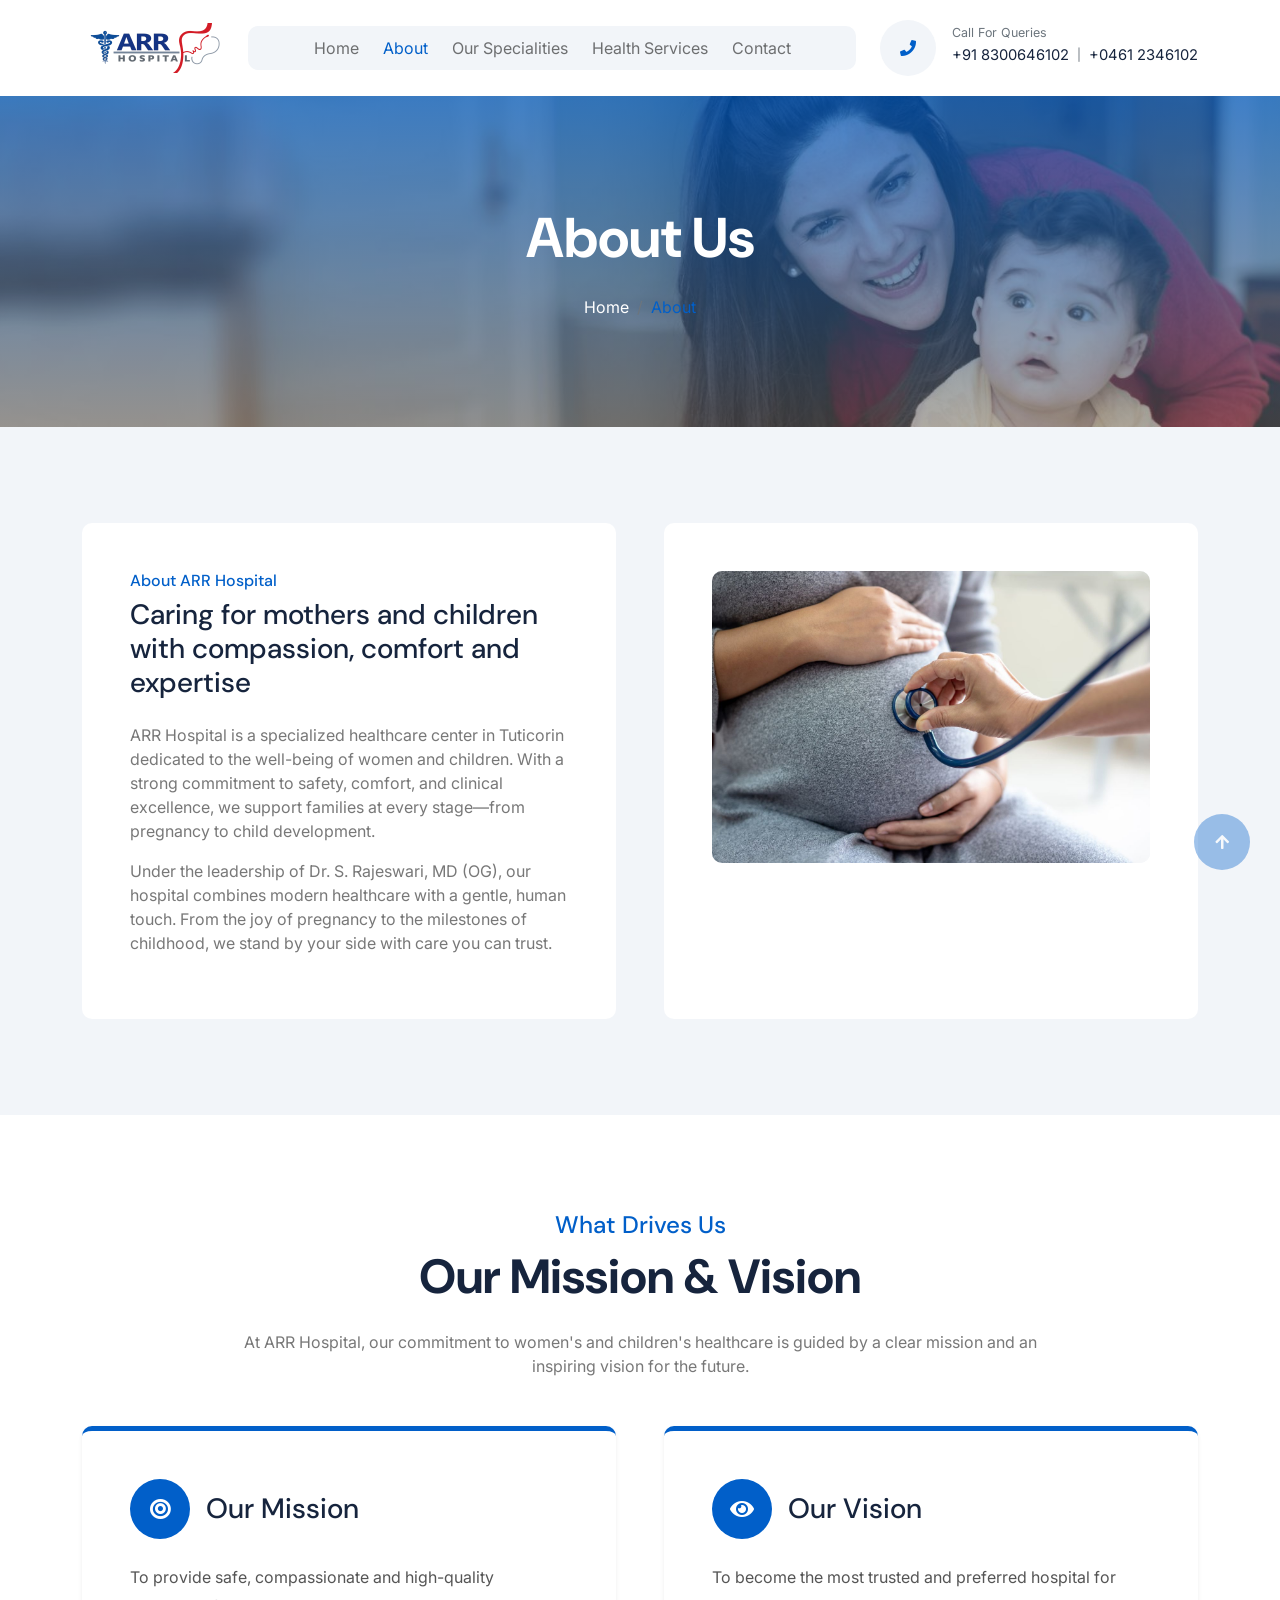
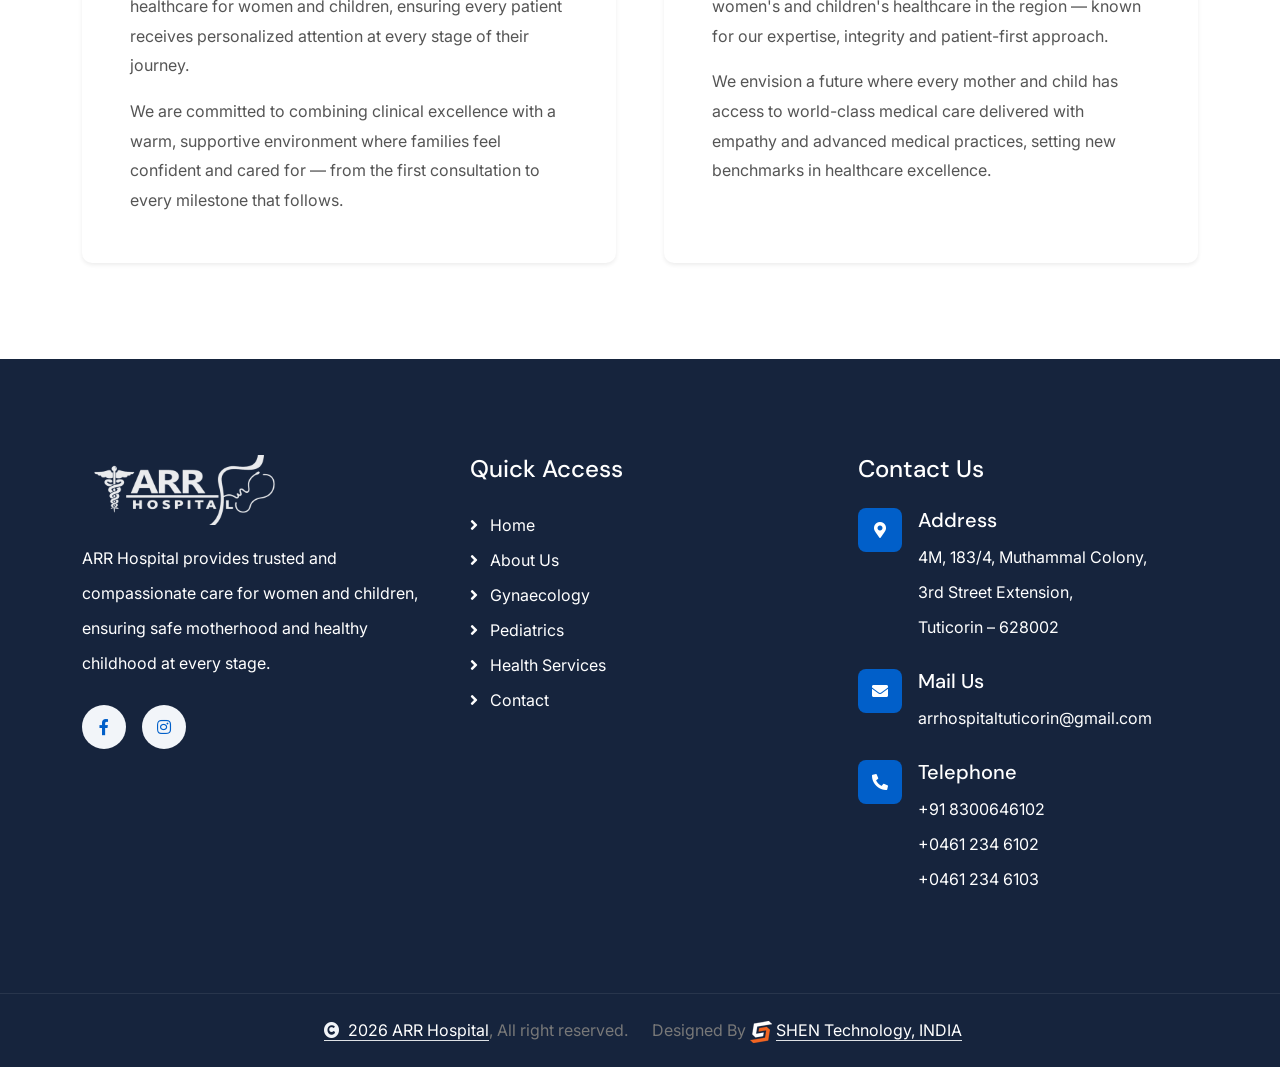
<file: about.html>
<!DOCTYPE html>
<html lang="en">

<head>
    <meta charset="utf-8">
    <title>ARR Hospital</title>
    <meta content="width=device-width, initial-scale=1.0" name="viewport">
    <meta name="keywords" content="ARR Hospital, Gynaecologist in Tuticorin, Child Care Hospital, Maternity Hospital">
    <meta name="description"
        content="ARR Hospital provides expert care for women and children including pregnancy, delivery and pediatric services in Tuticorin.">

    <!-- Favicon -->
    <link rel="icon" type="image/png" href="img/Arr hospital favicon.png">
    <link rel="apple-touch-icon" href="img/Arr hospital favicon.png">

    <!-- Google Web Fonts -->
    <link rel="preconnect" href="https://fonts.googleapis.com">
    <link rel="preconnect" href="https://fonts.gstatic.com" crossorigin>
    <link
        href="https://fonts.googleapis.com/css2?family=DM+Sans:ital,opsz,wght@0,9..40,100..1000;1,9..40,100..1000&family=Inter:slnt,wght@-10..0,100..900&display=swap"
        rel="stylesheet">

    <!-- Icon Font Stylesheet -->
    <link rel="stylesheet" href="https://use.fontawesome.com/releases/v5.15.4/css/all.css" />
    <link href="https://cdn.jsdelivr.net/npm/bootstrap-icons@1.4.1/font/bootstrap-icons.css" rel="stylesheet">

    <!-- Libraries Stylesheet -->
    <link rel="stylesheet" href="lib/animate/animate.min.css" />
    <link href="lib/lightbox/css/lightbox.min.css" rel="stylesheet">
    <link href="lib/owlcarousel/assets/owl.carousel.min.css" rel="stylesheet">


    <!-- Customized Bootstrap Stylesheet -->
    <link href="css/bootstrap.min.css" rel="stylesheet">

    <!-- Template Stylesheet -->
    <link href="css/style.css" rel="stylesheet">

    <style>
        .bg-breadcrumb {
            position: relative;
            overflow: hidden;
            background: linear-gradient(rgba(1, 95, 201, 0.7), rgba(105, 105, 105, 0.5)), url(./img/About-us-banner.jpg);
            background-position: center center;
            background-repeat: no-repeat;
            background-size: cover;
            padding: 60px 0 60px 0;
            transition: 0.5s;
        }
    </style>
</head>

<body>

    <!-- Spinner Start -->
    <div id="spinner"
        class="show bg-white position-fixed translate-middle w-100 vh-100 top-50 start-50 d-flex align-items-center justify-content-center">
        <div class="spinner-border text-primary" style="width: 3rem; height: 3rem;" role="status">
            <span class="sr-only">Loading...</span>
        </div>
    </div>
    <!-- Spinner End -->

    <!-- Navbar & Hero Start -->
    <div class="container-fluid nav-bar px-0 px-lg-4 py-lg-0">
        <div class="container">
            <nav class="navbar navbar-expand-lg navbar-light">
                <a href="index.html" class="navbar-brand p-0"><img src="img/ARR Hospital - Tuticorin.png"
                        alt="ARR Hospital Logo" class="navbar-logo"></a>
                <button class="navbar-toggler" type="button" data-bs-toggle="collapse" data-bs-target="#navbarCollapse">
                    <span class="fa fa-bars"></span>
                </button>
                <div class="collapse navbar-collapse" id="navbarCollapse">
                    <div class="navbar-nav mx-0 mx-lg-auto">
                        <a href="index.html" class="nav-item nav-link">Home</a>
                        <a href="about.html" class="nav-item nav-link active">About</a>
                        <a href="specialities.html" class="nav-item nav-link">Our Specialities</a>
                        <a href="health-services.html" class="nav-item nav-link">Health Services</a>
                        <a href="contact.html" class="nav-item nav-link">Contact</a>

                    </div>
                </div>
                <div class="d-none d-xl-flex flex-shrink-0 ps-4 align-items-center">
                    <a href="tel:04612346102" class="btn btn-light btn-lg-square rounded-circle position-relative me-3">
                        <i class="fa fa-phone-alt fa-flip-horizontal text-primary"></i>
                    </a>
                    <div class="d-flex flex-column">
                        <span class="text-muted" style="font-size: 0.78rem; line-height:1.2;">Call For Queries</span>
                        <div class="d-flex align-items-center gap-2" style="line-height:2;">
                            <a href="tel:+918300646102" class="text-dark fw-semibold"
                                style="font-size:0.92rem; text-decoration:none;">+91 8300646102</a>
                            <span class="text-muted" style="font-size:0.75rem;">|</span>
                            <a href="tel:04612346102" class="text-dark fw-semibold"
                                style="font-size:0.92rem; text-decoration:none;">+0461 2346102</a>
                        </div>
                    </div>
                </div>
            </nav>
        </div>
    </div>
    <!-- Navbar & Hero End -->


    <!-- Header Start -->
    <div class="container-fluid bg-breadcrumb">
        <div class="container text-center py-5" style="max-width: 900px;">
            <h4 class="text-white display-4 mb-4 wow fadeInDown" data-wow-delay="0.1s">About Us</h4>
            <ol class="breadcrumb d-flex justify-content-center mb-0 wow fadeInDown" data-wow-delay="0.3s">
                <li class="breadcrumb-item"><a href="index.html">Home</a></li>

                <li class="breadcrumb-item active text-primary">About</li>
            </ol>
        </div>
    </div>
    <!-- Header End -->


    <!-- About Start -->
    <div class="container-fluid bg-light about py-5">
        <div class="container py-5">
            <div class="row g-5">
                <div class="col-xl-6 wow fadeInLeft" data-wow-delay="0.2s">
                    <div class="about-item-content bg-white rounded p-5 h-100">
                        <h6 class="text-primary">About ARR Hospital</h6>
                        <h3 class="mb-4">Caring for mothers and children with compassion, comfort and expertise</h3>
                        <p>ARR Hospital is a specialized healthcare center in Tuticorin dedicated to the well-being of
                            women and children. With a strong commitment to safety, comfort, and clinical excellence, we
                            support families at every stage—from pregnancy to child development.
                        </p>
                        <p>Under the leadership of Dr. S. Rajeswari, MD (OG), our hospital combines modern healthcare
                            with a gentle, human touch. From the joy of pregnancy to the milestones of childhood, we
                            stand by your side with care you can trust.
                        </p>

                    </div>
                </div>
                <div class="col-xl-6 wow fadeInRight" data-wow-delay="0.2s">
                    <div class="bg-white rounded p-5 h-100">
                        <div class="row g-4 justify-content-center">
                            <!-- <div class="col-12">
                                <div class="rounded bg-light">
                                    <img src="img/Arr Hospital Entrance.jpeg" class="img-fluid rounded w-100" alt="">
                                </div>
                            </div> -->
                            <div class="col-12">
                                <div class="owl-carousel about-carousel rounded bg-light">
                                    <div class="item">
                                        <img src="img/about-1.jpg" class="img-fluid rounded w-100" alt="about-1">
                                    </div>
                                    <div class="item">
                                        <img src="img/about-2.jpg" class="img-fluid rounded w-100" alt="about-2">
                                    </div>
                                    <div class="item">
                                        <img src="img/about-3.jpg" class="img-fluid rounded w-100" alt="about-3">
                                    </div>

                                </div>
                            </div>
                        </div>
                    </div>
                </div>
            </div>
        </div>
    </div>
    <!-- About End -->


    <!-- Mission & Vision Start -->
    <style>
        .mv-card {
            transition: transform 0.35s ease, box-shadow 0.35s ease;
        }

        .mv-card:hover {
            transform: translateY(-8px);
            box-shadow: 0 12px 36px rgba(0, 40, 120, 0.15) !important;
        }

        .mv-card .mv-icon {
            transition: transform 0.35s ease;
        }

        .mv-card:hover .mv-icon {
            transform: scale(1.18);
        }
    </style>

    <div class="container-fluid py-5">
        <div class="container py-5">
            <div class="text-center mx-auto pb-5 wow fadeInUp" data-wow-delay="0.2s" style="max-width: 800px;">
                <h4 class="text-primary">What Drives Us</h4>
                <h1 class="display-5 mb-4">Our Mission & Vision</h1>
                <p class="mb-0">At ARR Hospital, our commitment to women's and children's healthcare is guided by a
                    clear mission and an inspiring vision for the future.</p>
            </div>
            <div class="row g-5 justify-content-center">

                <!-- Mission Card -->
                <div class="col-lg-6 wow fadeInLeft" data-wow-delay="0.2s">
                    <div class="mv-card bg-white rounded p-5 h-100 shadow-sm"
                        style="border-top: 5px solid var(--bs-primary);">
                        <div class="d-flex align-items-center mb-4">
                            <div class="flex-shrink-0 me-3">
                                <div class="mv-icon d-flex align-items-center justify-content-center rounded-circle bg-primary text-white"
                                    style="width:60px; height:60px;">
                                    <i class="fa fa-bullseye fa-lg"></i>
                                </div>
                            </div>
                            <h3 class="mb-0">Our Mission</h3>
                        </div>
                        <p class="mb-3" style="color:#555; line-height:1.85;">
                            To provide safe, compassionate and high-quality healthcare for women and children, ensuring
                            every patient receives personalized attention at every stage of their journey.
                        </p>
                        <p class="mb-0" style="color:#555; line-height:1.85;">
                            We are committed to combining clinical excellence with a warm, supportive environment where
                            families feel confident and cared for — from the first consultation to every milestone that
                            follows.
                        </p>
                    </div>
                </div>

                <!-- Vision Card -->
                <div class="col-lg-6 wow fadeInRight" data-wow-delay="0.3s">
                    <div class="mv-card bg-white rounded p-5 h-100 shadow-sm"
                        style="border-top: 5px solid var(--bs-primary);">
                        <div class="d-flex align-items-center mb-4">
                            <div class="flex-shrink-0 me-3">
                                <div class="mv-icon d-flex align-items-center justify-content-center rounded-circle bg-primary text-white"
                                    style="width:60px; height:60px;">
                                    <i class="fa fa-eye fa-lg"></i>
                                </div>
                            </div>
                            <h3 class="mb-0">Our Vision</h3>
                        </div>
                        <p class="mb-3" style="color:#555; line-height:1.85;">
                            To become the most trusted and preferred hospital for women's and children's healthcare in
                            the region — known for our expertise, integrity and patient-first approach.
                        </p>
                        <p class="mb-0" style="color:#555; line-height:1.85;">
                            We envision a future where every mother and child has access to world-class medical care
                            delivered with empathy and advanced medical practices, setting new benchmarks in healthcare
                            excellence.
                        </p>
                    </div>
                </div>
            </div>
        </div>
    </div>
    <!-- Mission & Vision End -->



    <!-- Footer Start -->
    <div class="container-fluid footer py-5 wow fadeIn" data-wow-delay="0.2s">
        <div class="container py-5">
            <div class="row g-5">
                <!-- Column 1: About -->
                <div class="col-md-6 col-lg-4">
                    <div class="footer-item">
                        <a href="index.html" class="p-0 d-inline-block mb-3"><img src="img/ARR Hospital - Tuticorin.png"
                                alt="ARR Hospital Logo" class="footer-logo"></a>
                        <p class="text-white mb-4">
                            ARR Hospital provides trusted and compassionate care for women and children, ensuring safe
                            motherhood and healthy childhood at every stage.
                        </p>
                        <div class="footer-btn d-flex">
                            <a class="btn btn-md-square rounded-circle me-3"
                                href="https://www.facebook.com/p/ARR-Hospital-100064145854622/"><i
                                    class="fab fa-facebook-f"></i></a>

                            <a class="btn btn-md-square rounded-circle me-3"
                                href="https://instagram.com/#arrhospital"><i class="fab fa-instagram"></i></a>

                        </div>
                    </div>
                </div>
                <!-- Column 2: Quick Links -->
                <div class="col-md-6 col-lg-4">
                    <div class="footer-item">
                        <h4 class="text-white mb-4">Quick Access</h4>
                        <a href="index.html"><i class="fas fa-angle-right me-2"></i> Home</a>
                        <a href="about.html"><i class="fas fa-angle-right me-2"></i> About Us</a>
                        <a href="specialities.html#gynaecology"><i class="fas fa-angle-right me-2"></i> Gynaecology</a>
                        <a href="specialities.html#pediatrics"><i class="fas fa-angle-right me-2"></i> Pediatrics</a>
                        <a href="health-services.html"><i class="fas fa-angle-right me-2"></i> Health Services</a>
                        <a href="contact.html"><i class="fas fa-angle-right me-2"></i> Contact</a>
                    </div>
                </div>
                <!-- Column 3: Contact Details -->
                <div class="col-md-6 col-lg-4">
                    <div class="footer-item">
                        <h4 class="text-white mb-4">Contact Us</h4>
                        <div class="d-flex mb-4">
                            <div class="footer-contact-icon bg-primary text-white me-3 flex-shrink-0">
                                <i class="fas fa-map-marker-alt"></i>
                            </div>
                            <div>
                                <h5 class="text-white">Address</h5>
                                <p class="mb-0">4M, 183/4, Muthammal Colony,<br>
                                    3rd Street Extension,<br>
                                    Tuticorin – 628002</p>
                            </div>
                        </div>
                        <div class="d-flex mb-4">
                            <div class="footer-contact-icon bg-primary text-white me-3 flex-shrink-0">
                                <i class="fas fa-envelope"></i>
                            </div>
                            <div>
                                <h5 class="text-white">Mail Us</h5>
                                <p class="mb-0">arrhospitaltuticorin@gmail.com</p>
                            </div>
                        </div>
                        <div class="d-flex">
                            <div class="footer-contact-icon bg-primary text-white me-3 flex-shrink-0">
                                <i class="fa fa-phone-alt"></i>
                            </div>
                            <div>
                                <h5 class="text-white">Telephone</h5>
                                <p class="mb-0"><a href="tel:+918300646102"
                                        style="color:inherit; text-decoration:none;">+91 8300646102</a></p>
                                <p class="mb-0"><a href="tel:04612346102"
                                        style="color:inherit; text-decoration:none;">+0461 234 6102</a></p>
                                <p class="mb-0"><a href="tel:04612346103"
                                        style="color:inherit; text-decoration:none;">+0461 234 6103</a></p>
                            </div>
                        </div>
                    </div>
                </div>
            </div>
        </div>
    </div>

    <!-- Copyright Start -->
    <div class="container-fluid copyright py-4">
        <div class="container">
            <div class="row g-4 align-items-center">
                <div class="col-md-6 text-center text-md-end mb-md-0">
                    <span class="text-body"><a href="#" class="border-bottom text-white"><i
                                class="fas fa-copyright text-light me-2"></i>2026 ARR Hospital</a>, All right
                        reserved.</span>
                </div>
                <div class="col-md-6 text-center text-md-start text-body">
                    Designed By <img src="img/shen-admin-bar-logo.png"> <a class="border-bottom text-white"
                        href="https://shentechnology.com/">SHEN Technology, INDIA</a>
                </div>
            </div>
        </div>
    </div>
    <!-- Copyright End -->

    <!-- Back to Top -->
    <a href="#" class="btn btn-primary btn-lg-square rounded-circle back-to-top"><i class="fa fa-arrow-up"></i></a>

    <!-- JavaScript Libraries -->
    <script src="https://ajax.googleapis.com/ajax/libs/jquery/3.6.4/jquery.min.js"></script>
    <script src="https://cdn.jsdelivr.net/npm/bootstrap@5.0.0/dist/js/bootstrap.bundle.min.js"></script>
    <script src="lib/wow/wow.min.js"></script>
    <script src="lib/easing/easing.min.js"></script>
    <script src="lib/waypoints/waypoints.min.js"></script>
    <script src="lib/counterup/counterup.min.js"></script>
    <script src="lib/lightbox/js/lightbox.min.js"></script>
    <script src="lib/owlcarousel/owl.carousel.min.js"></script>


    <!-- Template Javascript -->
    <script src="js/main.js"></script>
    <script>
        $('.about-carousel').owlCarousel({
            loop: true,
            margin: 10,
            nav: false,          //  No arrows
            dots: true,          //  Show dots
            autoplay: true,      //  Auto slide
            autoplayTimeout: 5000,
            autoplayHoverPause: true,
            items: 1
        });
    </script>
</body>

</html>
</file>
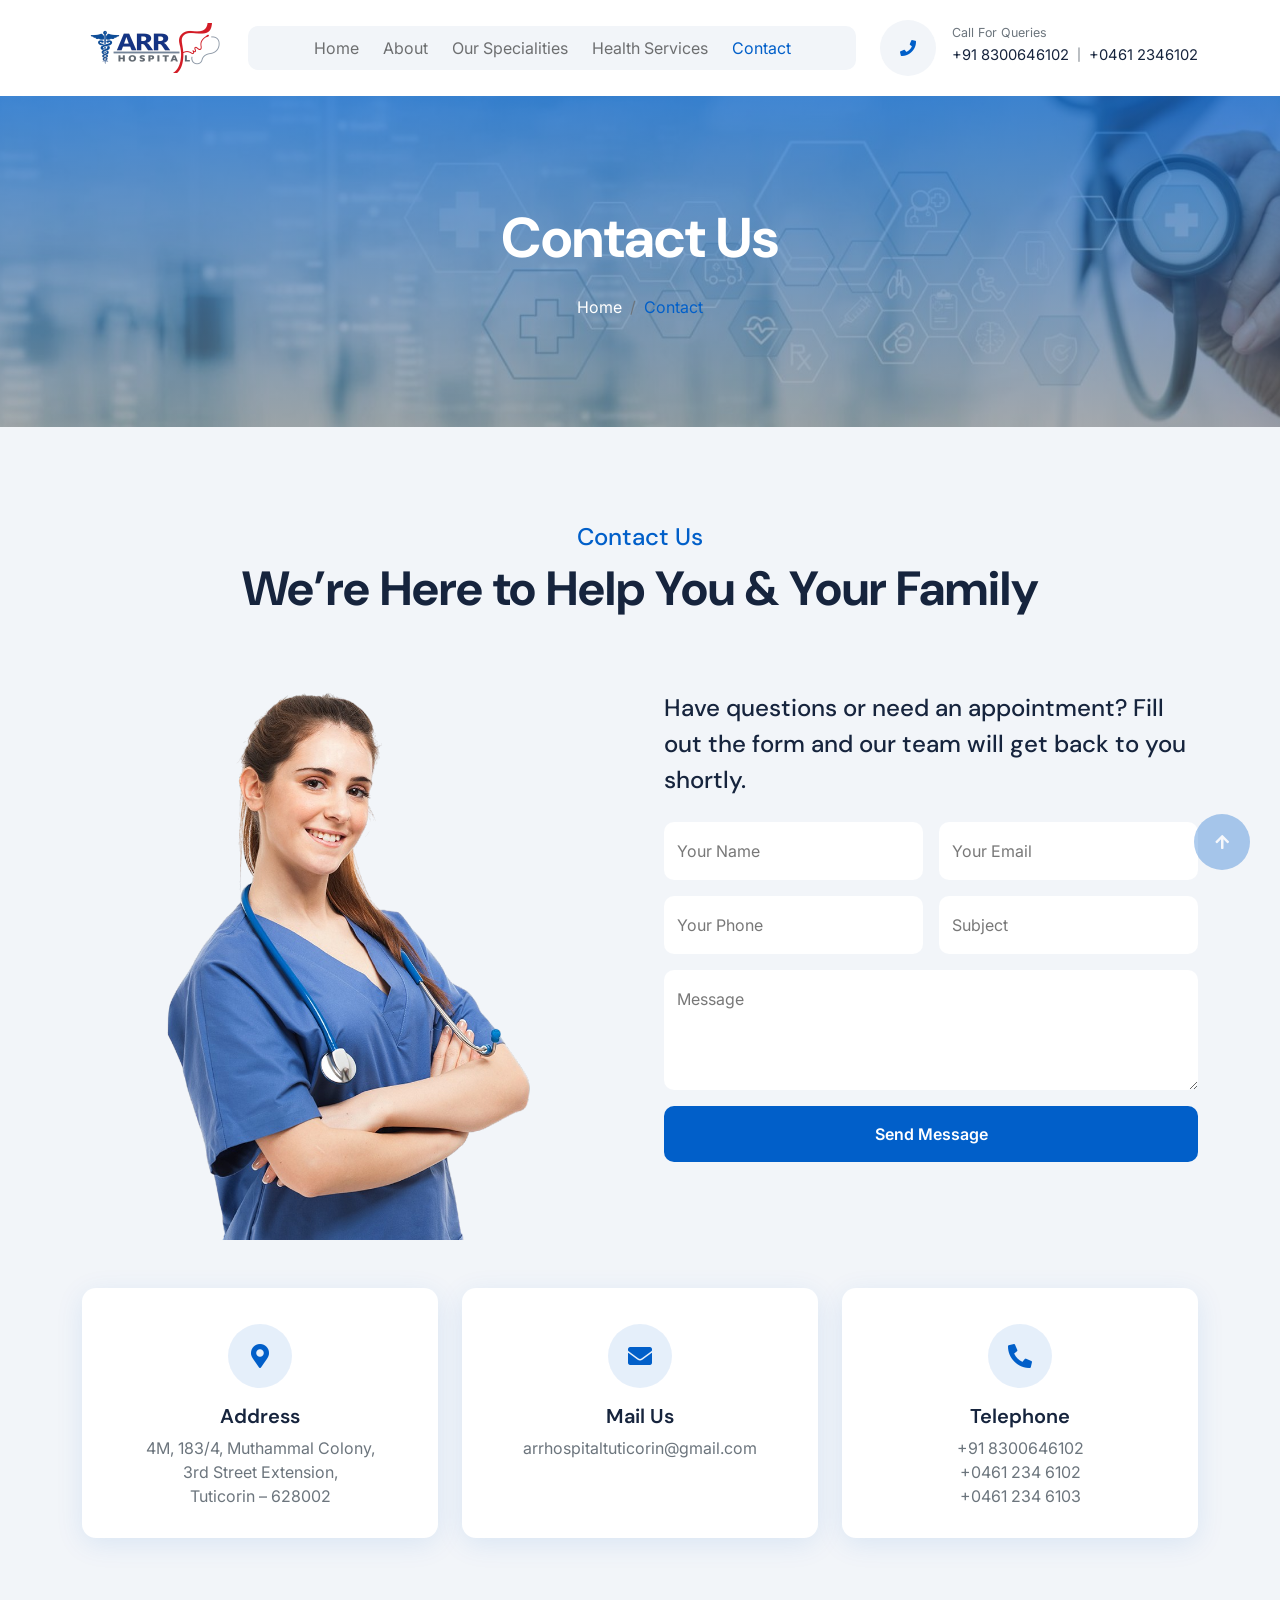
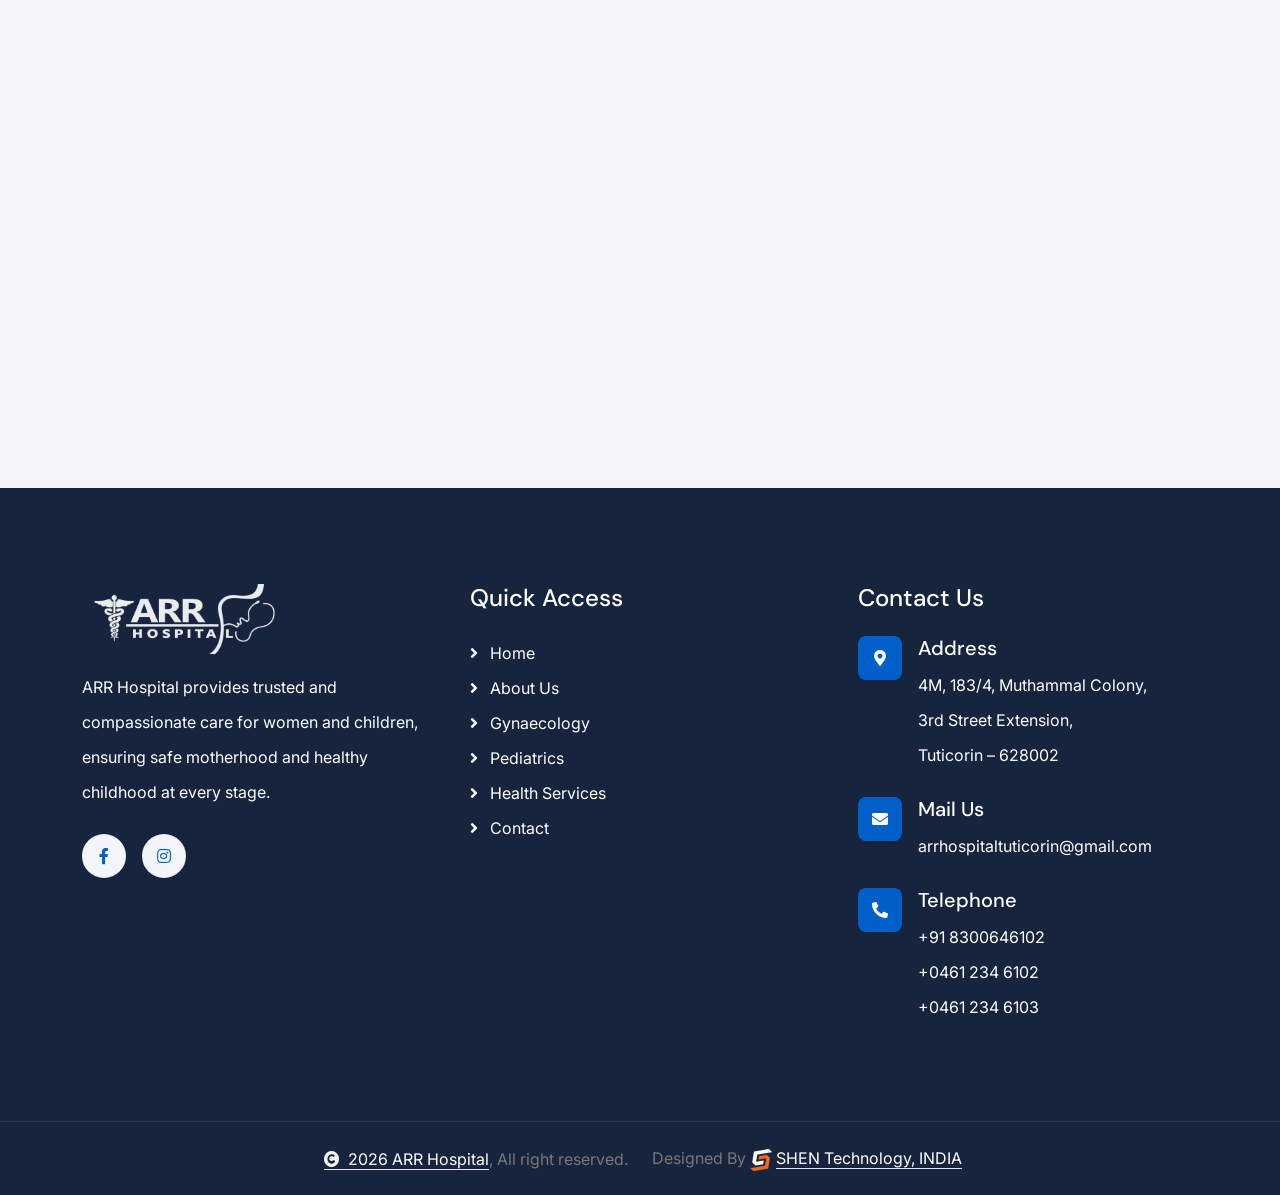
<file: contact.html>
<!DOCTYPE html>
<html lang="en">

<head>
    <meta charset="utf-8">
    <title>ARR Hospital</title>
    <meta content="width=device-width, initial-scale=1.0" name="viewport">
    <meta name="keywords" content="ARR Hospital, Gynaecologist in Tuticorin, Child Care Hospital, Maternity Hospital">
    <meta name="description"
        content="ARR Hospital provides expert care for women and children including pregnancy, delivery and pediatric services in Tuticorin.">

    <!-- Favicon -->
    <link rel="icon" type="image/png" href="img/Arr hospital favicon.png">
    <link rel="apple-touch-icon" href="img/Arr hospital favicon.png">

    <!-- Google Web Fonts -->
    <link rel="preconnect" href="https://fonts.googleapis.com">
    <link rel="preconnect" href="https://fonts.gstatic.com" crossorigin>
    <link
        href="https://fonts.googleapis.com/css2?family=DM+Sans:ital,opsz,wght@0,9..40,100..1000;1,9..40,100..1000&family=Inter:slnt,wght@-10..0,100..900&display=swap"
        rel="stylesheet">

    <!-- Icon Font Stylesheet -->
    <link rel="stylesheet" href="https://use.fontawesome.com/releases/v5.15.4/css/all.css" />
    <link href="https://cdn.jsdelivr.net/npm/bootstrap-icons@1.4.1/font/bootstrap-icons.css" rel="stylesheet">

    <!-- Libraries Stylesheet -->
    <link rel="stylesheet" href="lib/animate/animate.min.css" />
    <link href="lib/lightbox/css/lightbox.min.css" rel="stylesheet">
    <link href="lib/owlcarousel/assets/owl.carousel.min.css" rel="stylesheet">


    <!-- Customized Bootstrap Stylesheet -->
    <link href="css/bootstrap.min.css" rel="stylesheet">

    <!-- Template Stylesheet -->
    <link href="css/style.css" rel="stylesheet">
    <style>
        .bg-breadcrumb {
            position: relative;
            overflow: hidden;
            background: linear-gradient(rgba(1, 95, 201, 0.7), rgba(105, 105, 105, 0.5)), url(./img/Contact-us-banner.jpg);
            background-position: center center;
            background-repeat: no-repeat;
            background-size: cover;
            padding: 60px 0 60px 0;
            transition: 0.5s;
        }

        /* Contact Form Notification */
        .form-notification {
            display: none;
            padding: 14px 20px;
            border-radius: 8px;
            font-size: 0.95rem;
            font-weight: 500;
            margin-top: 16px;
            animation: slideUp 0.4s ease;
        }

        .form-notification.success {
            display: block;
            background: linear-gradient(135deg, #d4edda, #c3e6cb);
            color: #155724;
            border: 1px solid #b1dfbb;
        }

        .form-notification.error {
            display: block;
            background: linear-gradient(135deg, #f8d7da, #f5c6cb);
            color: #721c24;
            border: 1px solid #f5c6cb;
        }

        .form-notification i {
            margin-right: 8px;
        }

        @keyframes slideUp {
            from {
                opacity: 0;
                transform: translateY(12px);
            }

            to {
                opacity: 1;
                transform: translateY(0);
            }
        }
    </style>
</head>

<body>

    <!-- Spinner Start -->
    <div id="spinner"
        class="show bg-white position-fixed translate-middle w-100 vh-100 top-50 start-50 d-flex align-items-center justify-content-center">
        <div class="spinner-border text-primary" style="width: 3rem; height: 3rem;" role="status">
            <span class="sr-only">Loading...</span>
        </div>
    </div>
    <!-- Spinner End -->



    <!-- Navbar & Hero Start -->
    <div class="container-fluid nav-bar px-0 px-lg-4 py-lg-0">
        <div class="container">
            <nav class="navbar navbar-expand-lg navbar-light">
                <a href="index.html" class="navbar-brand p-0"><img src="img/ARR Hospital - Tuticorin.png"
                        alt="ARR Hospital Logo" class="navbar-logo"></a>
                <button class="navbar-toggler" type="button" data-bs-toggle="collapse" data-bs-target="#navbarCollapse">
                    <span class="fa fa-bars"></span>
                </button>
                <div class="collapse navbar-collapse" id="navbarCollapse">
                    <div class="navbar-nav mx-0 mx-lg-auto">
                        <a href="index.html" class="nav-item nav-link">Home</a>
                        <a href="about.html" class="nav-item nav-link">About</a>

                        <a href="specialities.html" class="nav-item nav-link">Our Specialities</a>
                        <a href="health-services.html" class="nav-item nav-link">Health Services</a>
                        <a href="contact.html" class="nav-item nav-link active">Contact</a>

                    </div>
                </div>
                <div class="d-none d-xl-flex flex-shrink-0 ps-4 align-items-center">
                    <a href="tel:04612346102" class="btn btn-light btn-lg-square rounded-circle position-relative me-3">
                        <i class="fa fa-phone-alt fa-flip-horizontal text-primary"></i>
                    </a>
                    <div class="d-flex flex-column">
                        <span class="text-muted" style="font-size: 0.78rem; line-height:1.2;">Call For Queries</span>
                        <div class="d-flex align-items-center gap-2" style="line-height:2;">
                            <a href="tel:+918300646102" class="text-dark fw-semibold"
                                style="font-size:0.92rem; text-decoration:none;">+91 8300646102</a>
                            <span class="text-muted" style="font-size:0.75rem;">|</span>
                            <a href="tel:04612346102" class="text-dark fw-semibold"
                                style="font-size:0.92rem; text-decoration:none;">+0461 2346102</a>
                        </div>
                    </div>
                </div>
            </nav>
        </div>
    </div>
    <!-- Navbar & Hero End -->


    <!-- Header Start -->
    <div class="container-fluid bg-breadcrumb">
        <div class="container text-center py-5" style="max-width: 900px;">
            <h4 class="text-white display-4 mb-4 wow fadeInDown" data-wow-delay="0.1s">Contact Us</h4>
            <ol class="breadcrumb d-flex justify-content-center mb-0 wow fadeInDown" data-wow-delay="0.3s">
                <li class="breadcrumb-item"><a href="index.html">Home</a></li>

                <li class="breadcrumb-item active text-primary">Contact</li>
            </ol>
        </div>
    </div>
    <!-- Header End -->


    <!-- Contact Start -->
    <div class="container-fluid contact bg-light py-5">
        <div class="container py-5">
            <div class="text-center mx-auto pb-5 wow fadeInUp" data-wow-delay="0.2s" style="max-width: 800px;">
                <h4 class="text-primary">Contact Us</h4>
                <h1 class="display-5 mb-4">We’re Here to Help You & Your Family</h1>
            </div>
            <div class="row g-5">
                <div class="col-xl-6 wow fadeInLeft" data-wow-delay="0.2s">
                    <div class="contact-img d-flex justify-content-center">
                        <div class="contact-img-inner">
                            <img src="img/doctor.png" class="img-fluid w-100" alt="Image">
                        </div>
                    </div>
                </div>
                <div class="col-xl-6 wow fadeInRight" data-wow-delay="0.4s">
                    <div>
                        <h4 class="lh-base mb-4">Have questions or need an appointment? Fill out the form and our team
                            will get back to you shortly.</h4>
                        <form id="contactForm" action="send_mail.php" method="POST">
                            <div class="row g-3">
                                <div class="col-lg-12 col-xl-6">
                                    <div class="form-floating">
                                        <input type="text" class="form-control border-0" id="name" name="name"
                                            placeholder="Your Name" required>
                                        <label for="name">Your Name</label>
                                    </div>
                                </div>
                                <div class="col-lg-12 col-xl-6">
                                    <div class="form-floating">
                                        <input type="email" class="form-control border-0" id="email" name="email"
                                            placeholder="Your Email" required>
                                        <label for="email">Your Email</label>
                                    </div>
                                </div>
                                <div class="col-lg-12 col-xl-6">
                                    <div class="form-floating">
                                        <input type="tel" class="form-control border-0" id="phone" name="phone"
                                            placeholder="Phone" required>
                                        <label for="phone">Your Phone</label>
                                    </div>
                                </div>
                                <div class="col-lg-12 col-xl-6">
                                    <div class="form-floating">
                                        <input type="text" class="form-control border-0" id="subject" name="subject"
                                            placeholder="Subject" required>
                                        <label for="subject">Subject</label>
                                    </div>
                                </div>
                                <div class="col-12">
                                    <div class="form-floating">
                                        <textarea class="form-control border-0" placeholder="Leave a message here"
                                            id="message" name="message" style="height: 120px" required></textarea>
                                        <label for="message">Message</label>
                                    </div>
                                </div>
                                <div class="col-12">
                                    <button type="submit" class="btn btn-primary w-100 py-3" id="submitBtn">Send
                                        Message</button>
                                </div>
                            </div>
                            <!-- Notification Area -->
                            <div id="formNotification" class="form-notification"></div>
                        </form>
                    </div>
                </div>
                <div class="col-12">
                    <div class="row g-4 justify-content-center">
                        <!-- Address Card -->
                        <div class="col-sm-10 col-md-4 wow fadeInUp" data-wow-delay="0.2s">
                            <div class="contact-info-card text-center">
                                <div class="contact-info-icon mx-auto mb-3">
                                    <i class="fas fa-map-marker-alt"></i>
                                </div>
                                <h5 class="mb-2">Address</h5>
                                <p class="mb-0">4M, 183/4, Muthammal Colony,<br>
                                    3rd Street Extension,<br>
                                    Tuticorin – 628002</p>
                            </div>
                        </div>
                        <!-- Mail Card -->
                        <div class="col-sm-10 col-md-4 wow fadeInUp" data-wow-delay="0.4s">
                            <div class="contact-info-card text-center">
                                <div class="contact-info-icon mx-auto mb-3">
                                    <i class="fas fa-envelope"></i>
                                </div>
                                <h5 class="mb-2">Mail Us</h5>
                                <p class="mb-0"><a
                                        href="mailto:arrhospitaltuticorin@gmail.com">arrhospitaltuticorin@gmail.com</a>
                                </p>
                            </div>
                        </div>
                        <!-- Phone Card -->
                        <div class="col-sm-10 col-md-4 wow fadeInUp" data-wow-delay="0.6s">
                            <div class="contact-info-card text-center">
                                <div class="contact-info-icon mx-auto mb-3">
                                    <i class="fa fa-phone-alt"></i>
                                </div>
                                <h5 class="mb-2">Telephone</h5>
                                <p class="mb-0"><a href="tel:+918300646102">+91 8300646102</a></p>
                                <p class="mb-0"><a href="tel:04612346102">+0461 234 6102</a></p>
                                <p class="mb-0"><a href="tel:04612346103">+0461 234 6103</a></p>
                            </div>
                        </div>
                    </div>
                </div>
                <div class="col-12 wow fadeInUp" data-wow-delay="0.2s">
                    <div class="rounded">
                        <iframe class="rounded w-100"
                            src="https://www.google.com/maps/embed?pb=!1m18!1m12!1m3!1d3942.6583945073126!2d78.1252027!3d8.8181268!2m3!1f0!2f0!3f0!3m2!1i1024!2i768!4f13.1!3m3!1m2!1s0x3b03ef9428faef4b%3A0xa29ac1f35643eddc!2sARR%20HOSPITAL!5e0!3m2!1sen!2sin!4v1776445230626!5m2!1sen!2sin"
                            style="height: 400px;" loading="lazy" referrerpolicy="no-referrer-when-downgrade"></iframe>
                    </div>
                </div>
            </div>
        </div>
    </div>
    <!-- Contact End -->


    <!-- Footer Start -->
    <div class="container-fluid footer py-5 wow fadeIn" data-wow-delay="0.2s">
        <div class="container py-5">
            <div class="row g-5">
                <!-- Column 1: About -->
                <div class="col-md-6 col-lg-4">
                    <div class="footer-item">
                        <a href="index.html" class="p-0 d-inline-block mb-3"><img src="img/ARR Hospital - Tuticorin.png"
                                alt="ARR Hospital Logo" class="footer-logo"></a>
                        <p class="text-white mb-4">ARR Hospital provides trusted and compassionate care for women and
                            children, ensuring safe motherhood and healthy childhood at every stage.

                        </p>
                        <div class="footer-btn d-flex">
                            <a class="btn btn-md-square rounded-circle me-3"
                                href="https://www.facebook.com/p/ARR-Hospital-100064145854622/"><i
                                    class="fab fa-facebook-f"></i></a>

                            <a class="btn btn-md-square rounded-circle me-3"
                                href="https://instagram.com/#arrhospital"><i class="fab fa-instagram"></i></a>

                        </div>
                    </div>
                </div>
                <!-- Column 2: Quick Links -->
                <div class="col-md-6 col-lg-4">
                    <div class="footer-item">
                        <h4 class="text-white mb-4">Quick Access</h4>
                        <a href="index.html"><i class="fas fa-angle-right me-2"></i> Home</a>
                        <a href="about.html"><i class="fas fa-angle-right me-2"></i> About Us</a>
                        <a href="specialities.html#gynaecology"><i class="fas fa-angle-right me-2"></i> Gynaecology</a>
                        <a href="specialities.html#pediatrics"><i class="fas fa-angle-right me-2"></i> Pediatrics</a>
                        <a href="health-services.html"><i class="fas fa-angle-right me-2"></i> Health Services</a>
                        <a href="contact.html"><i class="fas fa-angle-right me-2"></i> Contact</a>
                    </div>
                </div>
                <!-- Column 3: Contact Details -->
                <div class="col-md-6 col-lg-4">
                    <div class="footer-item">
                        <h4 class="text-white mb-4">Contact Us</h4>
                        <div class="d-flex mb-4">
                            <div class="footer-contact-icon bg-primary text-white me-3 flex-shrink-0">
                                <i class="fas fa-map-marker-alt"></i>
                            </div>
                            <div>
                                <h5 class="text-white">Address</h5>
                                <p class="mb-0">4M, 183/4, Muthammal Colony,<br>
                                    3rd Street Extension,<br>
                                    Tuticorin – 628002</p>
                            </div>
                        </div>
                        <div class="d-flex mb-4">
                            <div class="footer-contact-icon bg-primary text-white me-3 flex-shrink-0">
                                <i class="fas fa-envelope"></i>
                            </div>
                            <div>
                                <h5 class="text-white">Mail Us</h5>
                                <p class="mb-0">arrhospitaltuticorin@gmail.com</p>
                            </div>
                        </div>
                        <div class="d-flex">
                            <div class="footer-contact-icon bg-primary text-white me-3 flex-shrink-0">
                                <i class="fa fa-phone-alt"></i>
                            </div>
                            <div>
                                <h5 class="text-white">Telephone</h5>
                                <p class="mb-0"><a href="tel:+918300646102"
                                        style="color:inherit; text-decoration:none;">+91 8300646102</a></p>
                                <p class="mb-0"><a href="tel:04612346102"
                                        style="color:inherit; text-decoration:none;">+0461 234 6102</a></p>
                                <p class="mb-0"><a href="tel:04612346103"
                                        style="color:inherit; text-decoration:none;">+0461 234 6103</a></p>
                            </div>
                        </div>
                    </div>
                </div>
            </div>
        </div>
    </div>
    <!-- Footer End -->


    <!-- Copyright Start -->
    <div class="container-fluid copyright py-4">
        <div class="container">
            <div class="row g-4 align-items-center">
                <div class="col-md-6 text-center text-md-end mb-md-0">
                    <span class="text-body"><a href="#" class="border-bottom text-white"><i
                                class="fas fa-copyright text-light me-2"></i>2026 ARR Hospital</a>, All right
                        reserved.</span>
                </div>
                <div class="col-md-6 text-center text-md-start text-body">
                    Designed By <img src="img/shen-admin-bar-logo.png"> <a class="border-bottom text-white"
                        href="https://shentechnology.com/">SHEN Technology, INDIA</a>
                </div>
            </div>
        </div>
    </div>
    <!-- Copyright End -->


    <!-- Back to Top -->
    <a href="#" class="btn btn-primary btn-lg-square rounded-circle back-to-top"><i class="fa fa-arrow-up"></i></a>


    <!-- JavaScript Libraries -->
    <script src="https://ajax.googleapis.com/ajax/libs/jquery/3.6.4/jquery.min.js"></script>
    <script src="https://cdn.jsdelivr.net/npm/bootstrap@5.0.0/dist/js/bootstrap.bundle.min.js"></script>
    <script src="lib/wow/wow.min.js"></script>
    <script src="lib/easing/easing.min.js"></script>
    <script src="lib/waypoints/waypoints.min.js"></script>
    <script src="lib/counterup/counterup.min.js"></script>
    <script src="lib/lightbox/js/lightbox.min.js"></script>
    <script src="lib/owlcarousel/owl.carousel.min.js"></script>


    <!-- Template Javascript -->
    <script src="js/main.js"></script>
    <script>
        $(document).ready(function () {
            $('#contactForm').on('submit', function (e) {
                e.preventDefault();
                var $btn = $('#submitBtn');
                $btn.prop('disabled', true);
                $.ajax({
                    url: $(this).attr('action'),
                    type: $(this).attr('method'),
                    data: $(this).serialize(),
                    success: function (response) {
                        var $notif = $('#formNotification');
                        var msg = response.trim();
                        if (msg === 'Message sent successfully.') {
                            $notif.removeClass('error').addClass('success').html('<i class="fa fa-check-circle"></i> ' + msg).show();
                        } else {
                            $notif.removeClass('success').addClass('error').html('<i class="fa fa-exclamation-circle"></i> ' + msg).show();
                        }
                    },
                    error: function () {
                        $('#formNotification').removeClass('success').addClass('error').html('<i class="fa fa-exclamation-circle"></i> An error occurred.').show();
                    },
                    complete: function () {
                        $btn.prop('disabled', false);
                    }
                });
            });
        });
    </script>

</body>

</html>
</file>
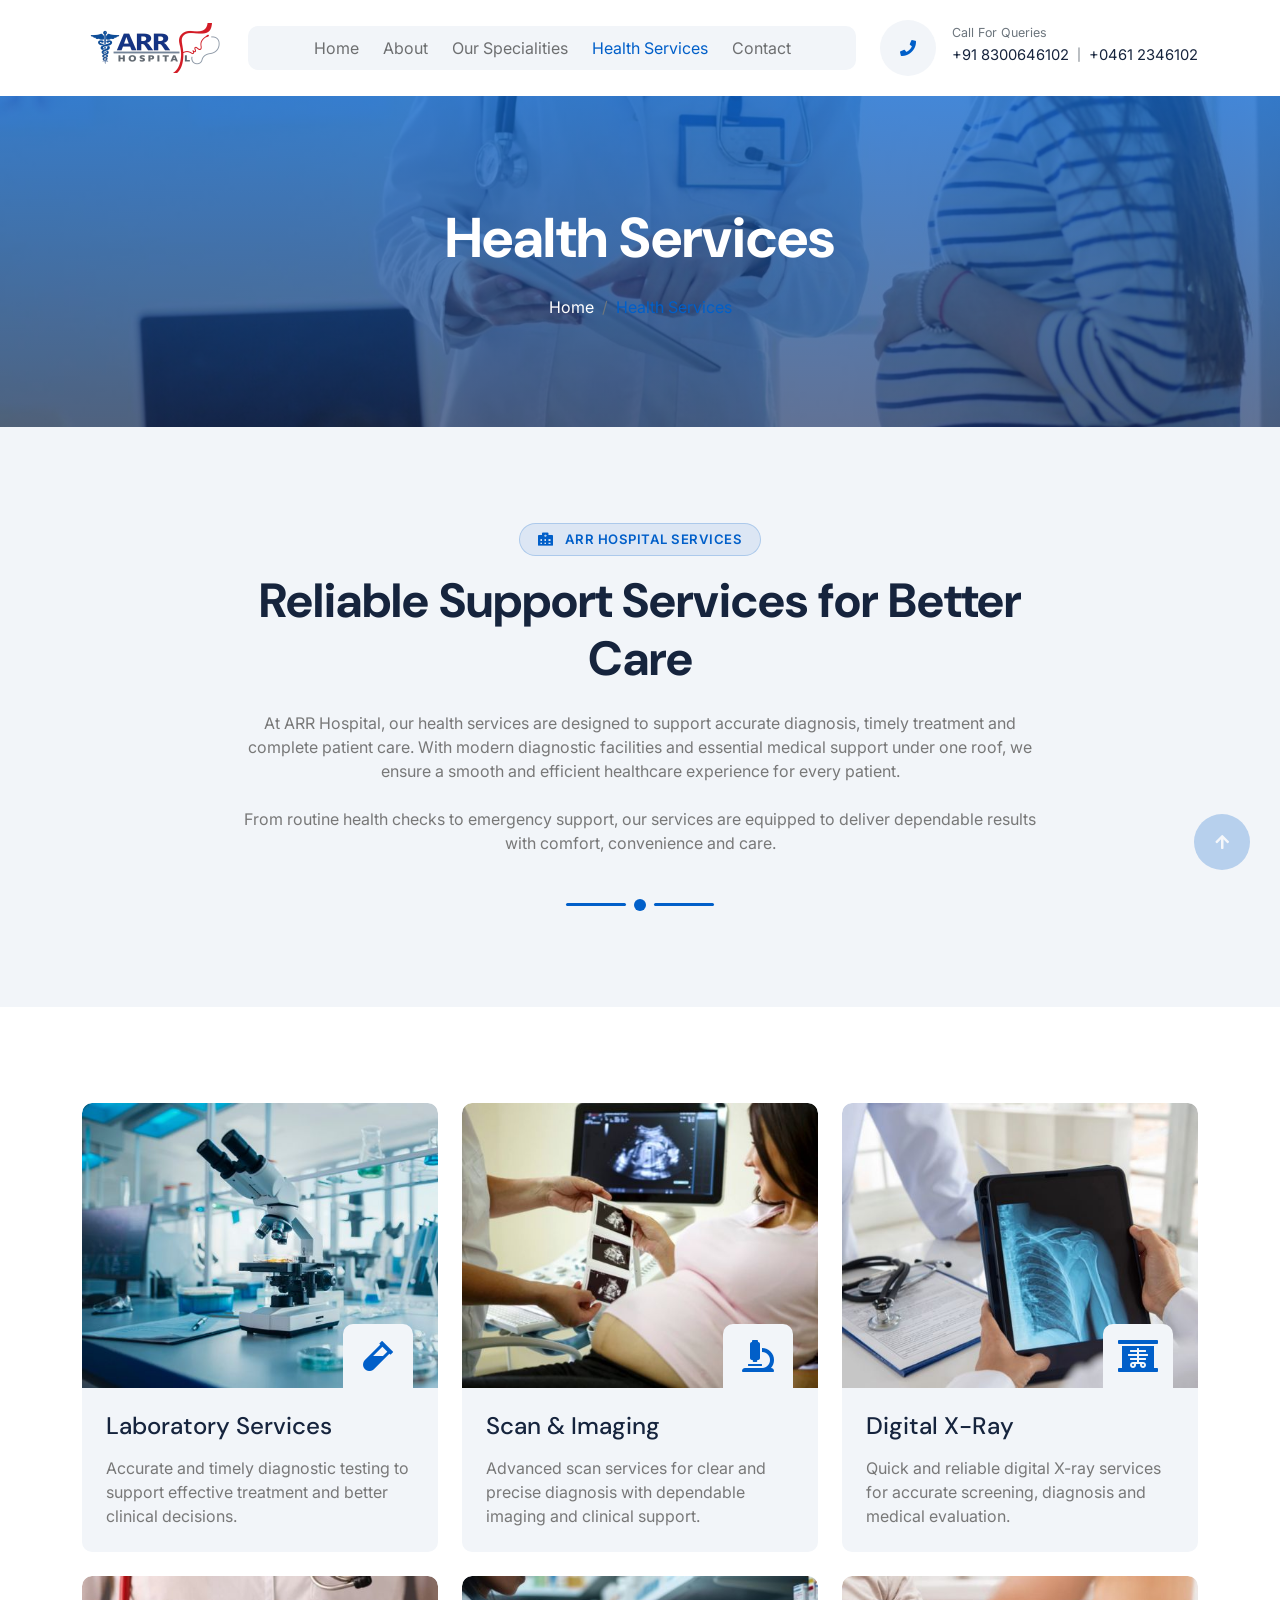
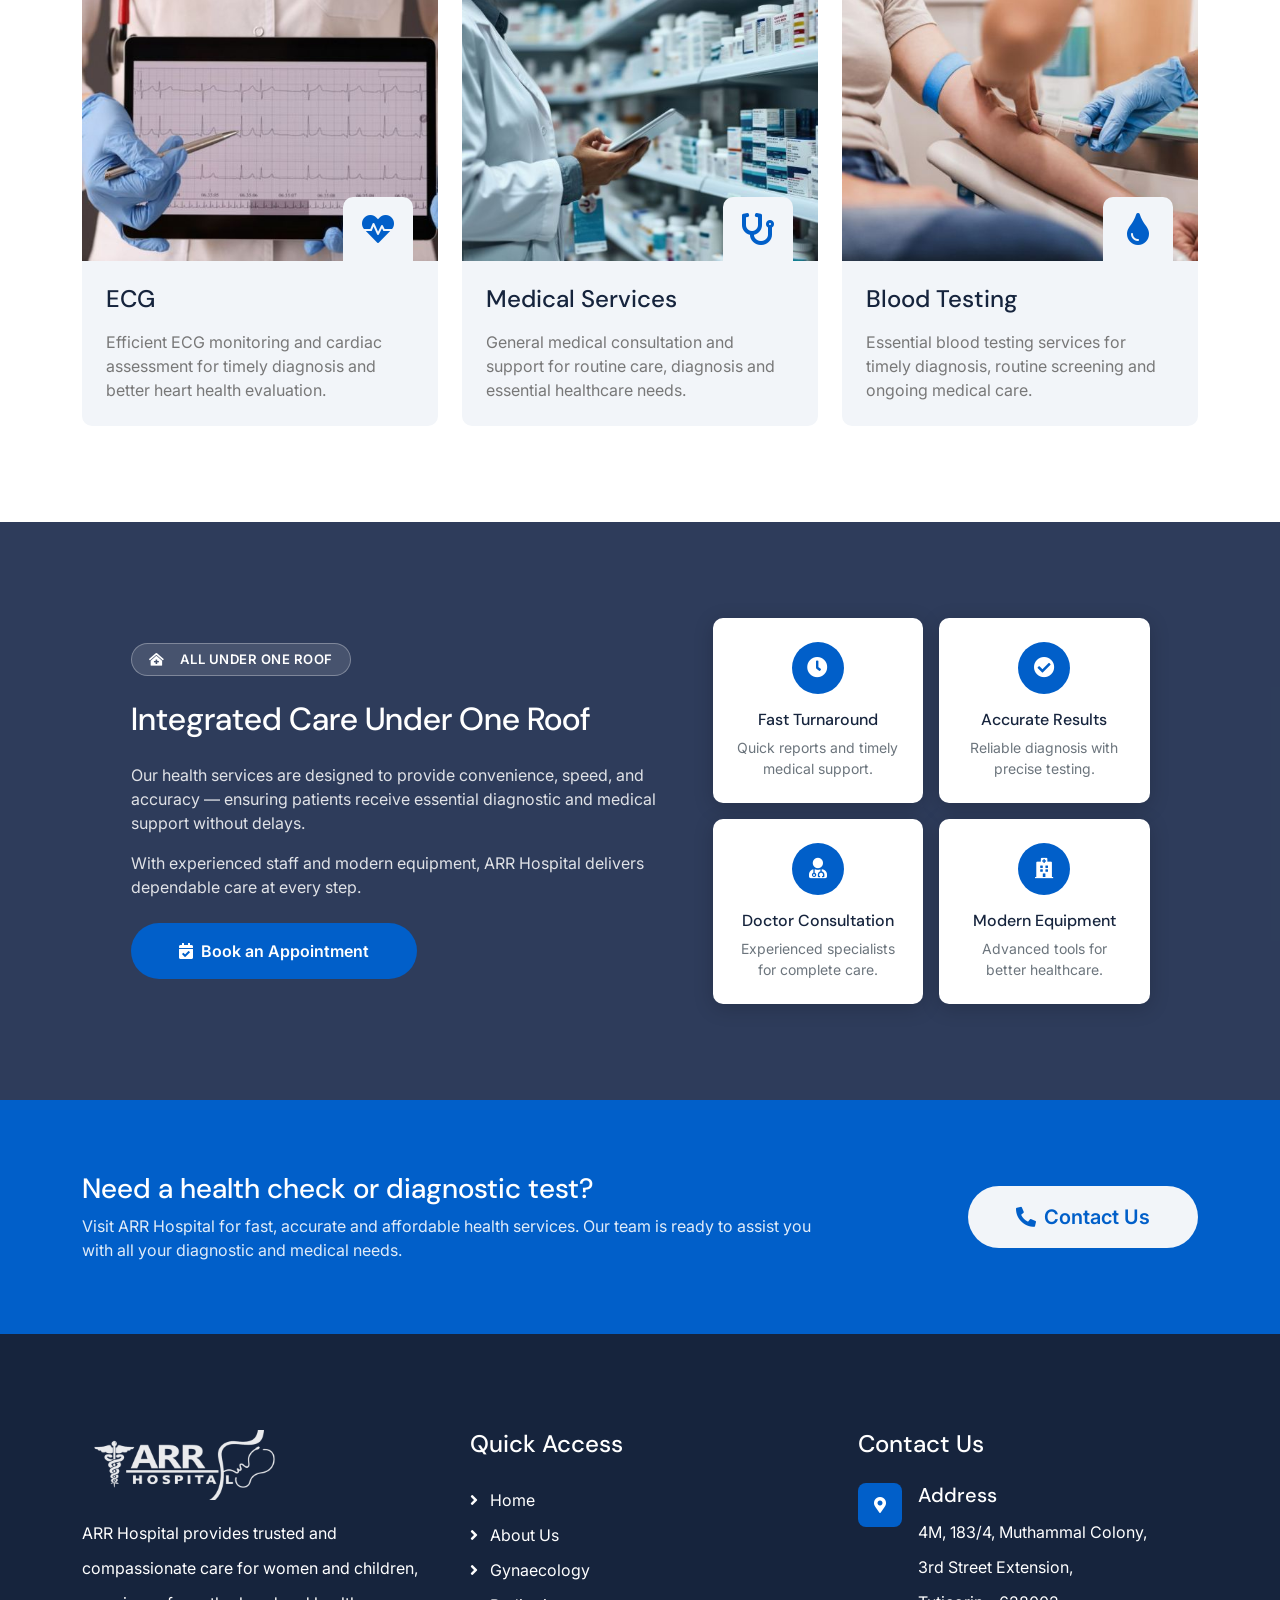
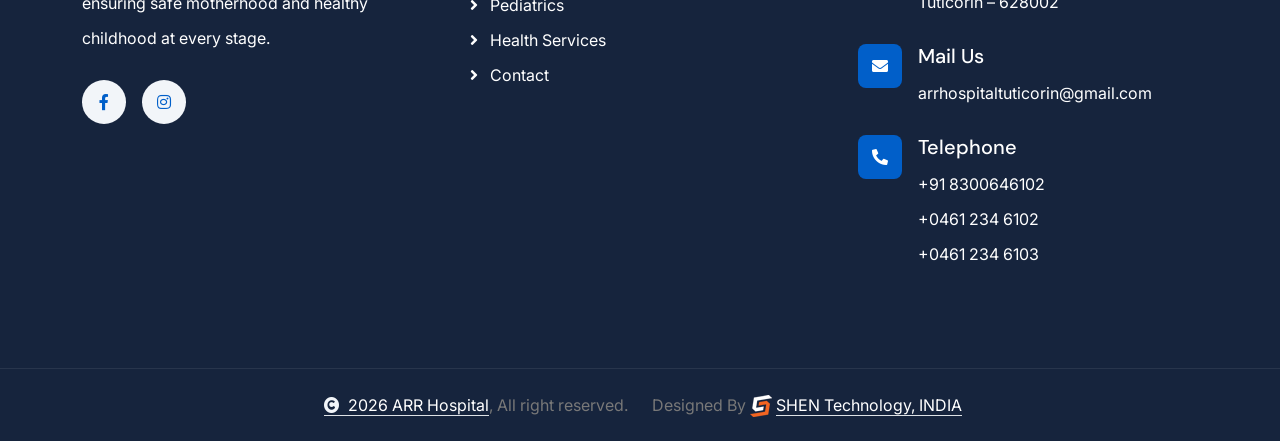
<file: health-services.html>
<!DOCTYPE html>
<html lang="en">

<head>
    <meta charset="utf-8">
    <title>Health Services – ARR Hospital, Tuticorin</title>
    <meta content="width=device-width, initial-scale=1.0" name="viewport">
    <meta name="keywords" content="Health Services, Laboratory, X-Ray, ECG, Blood Test, Scan, ARR Hospital, Tuticorin">
    <meta name="description"
        content="ARR Hospital offers comprehensive health services including laboratory tests, digital X-ray, ECG, scan &amp; imaging and blood testing in Tuticorin.">

    <!-- Favicon -->
    <link rel="icon" type="image/png" href="img/Arr hospital favicon.png">
    <link rel="apple-touch-icon" href="img/Arr hospital favicon.png">

    <!-- Google Web Fonts -->
    <link rel="preconnect" href="https://fonts.googleapis.com">
    <link rel="preconnect" href="https://fonts.gstatic.com" crossorigin>
    <link
        href="https://fonts.googleapis.com/css2?family=DM+Sans:ital,opsz,wght@0,9..40,100..1000;1,9..40,100..1000&family=Inter:slnt,wght@-10..0,100..900&display=swap"
        rel="stylesheet">

    <!-- Icon Font Stylesheet -->
    <link rel="stylesheet" href="https://use.fontawesome.com/releases/v5.15.4/css/all.css" />
    <link href="https://cdn.jsdelivr.net/npm/bootstrap-icons@1.4.1/font/bootstrap-icons.css" rel="stylesheet">

    <!-- Libraries Stylesheet -->
    <link rel="stylesheet" href="lib/animate/animate.min.css" />
    <link href="lib/lightbox/css/lightbox.min.css" rel="stylesheet">
    <link href="lib/owlcarousel/assets/owl.carousel.min.css" rel="stylesheet">

    <!-- Customized Bootstrap Stylesheet -->
    <link href="css/bootstrap.min.css" rel="stylesheet">

    <!-- Template Stylesheet -->
    <link href="css/style.css" rel="stylesheet">

    <style>
        /* ── Page banner ── */
        .bg-breadcrumb {
            position: relative;
            overflow: hidden;
            background: linear-gradient(rgba(1, 95, 201, 0.72), rgba(0, 30, 80, 0.60)),
                url(./img/slider-1-ARRHospital.jpg);
            background-position: center center;
            background-repeat: no-repeat;
            background-size: cover;
            padding: 60px 0 60px 0;
            transition: 0.5s;
        }

        /* ── Section intro pill ── */
        .section-pill {
            display: inline-flex;
            align-items: center;
            gap: 0.5rem;
            background: rgba(1, 95, 201, 0.09);
            border: 1px solid rgba(1, 95, 201, 0.22);
            border-radius: 50px;
            padding: 0.35rem 1.1rem;
            font-size: 0.82rem;
            font-weight: 600;
            color: var(--bs-primary);
            letter-spacing: 0.5px;
            text-transform: uppercase;
            margin-bottom: 1rem;
        }

        /* ── Health service card — ensures h5 title transitions to white on hover ── */
        .service .service-item:hover .service-content .service-content-inner h5 {
            color: var(--bs-white);
            transition: 0.5s;
        }

        /* ── Integrated care parallax section ── */
        .integrated-care-section {
            position: relative;
            background: url('img/Picture 3.jpeg') center center / cover no-repeat fixed;
        }

        .integrated-care-section .overlay {
            position: absolute;
            inset: 0;
            background: rgba(0, 18, 55, 0.82);
            z-index: 0;
        }

        .integrated-care-section .content-wrap {
            position: relative;
            z-index: 1;
        }
    </style>
</head>

<body>

    <!-- Spinner Start -->
    <div id="spinner"
        class="show bg-white position-fixed translate-middle w-100 vh-100 top-50 start-50 d-flex align-items-center justify-content-center">
        <div class="spinner-border text-primary" style="width: 3rem; height: 3rem;" role="status">
            <span class="sr-only">Loading...</span>
        </div>
    </div>
    <!-- Spinner End -->


    <!-- Navbar Start -->
    <div class="container-fluid nav-bar px-0 px-lg-4 py-lg-0">
        <div class="container">
            <nav class="navbar navbar-expand-lg navbar-light">
                <a href="index.html" class="navbar-brand p-0"><img src="img/ARR Hospital - Tuticorin.png"
                        alt="ARR Hospital Logo" class="navbar-logo"></a>
                <button class="navbar-toggler" type="button" data-bs-toggle="collapse" data-bs-target="#navbarCollapse">
                    <span class="fa fa-bars"></span>
                </button>
                <div class="collapse navbar-collapse" id="navbarCollapse">
                    <div class="navbar-nav mx-0 mx-lg-auto">
                        <a href="index.html" class="nav-item nav-link">Home</a>
                        <a href="about.html" class="nav-item nav-link">About</a>
                        <a href="specialities.html" class="nav-item nav-link">Our Specialities</a>
                        <a href="health-services.html" class="nav-item nav-link active">Health Services</a>
                        <a href="contact.html" class="nav-item nav-link">Contact</a>
                    </div>
                </div>
                <div class="d-none d-xl-flex flex-shrink-0 ps-4 align-items-center">
                    <a href="tel:04612346102" class="btn btn-light btn-lg-square rounded-circle position-relative me-3">
                        <i class="fa fa-phone-alt fa-flip-horizontal text-primary"></i>
                    </a>
                    <div class="d-flex flex-column">
                        <span class="text-muted" style="font-size: 0.78rem; line-height:1.2;">Call For Queries</span>
                        <div class="d-flex align-items-center gap-2" style="line-height:2;">
                            <a href="tel:+918300646102" class="text-dark fw-semibold"
                                style="font-size:0.92rem; text-decoration:none;">+91 8300646102</a>
                            <span class="text-muted" style="font-size:0.75rem;">|</span>
                            <a href="tel:04612346102" class="text-dark fw-semibold"
                                style="font-size:0.92rem; text-decoration:none;">+0461 2346102</a>
                        </div>
                    </div>
                </div>
            </nav>
        </div>
    </div>
    <!-- Navbar End -->


    <!-- Page Header Start -->
    <div class="container-fluid bg-breadcrumb">
        <div class="container text-center py-5" style="max-width: 900px;">
            <h4 class="text-white display-4 mb-4 wow fadeInDown" data-wow-delay="0.1s">Health Services</h4>
            <ol class="breadcrumb d-flex justify-content-center mb-0 wow fadeInDown" data-wow-delay="0.3s">
                <li class="breadcrumb-item"><a href="index.html">Home</a></li>
                <li class="breadcrumb-item active text-primary">Health Services</li>
            </ol>
        </div>
    </div>
    <!-- Page Header End -->


    <!-- INTRO SECTION  -->
    <div class="container-fluid bg-light py-5">
        <div class="container py-5">

            <div class="text-center mx-auto wow fadeInUp" data-wow-delay="0.2s" style="max-width:820px;">
                <span class="section-pill"><i class="fa fa-hospital-alt"></i> &nbsp;ARR Hospital Services</span>
                <h2 class="display-5 mb-4">Reliable Support Services for Better Care</h2>
                <p class="mb-4">At ARR Hospital, our health services are designed to support accurate diagnosis, timely
                    treatment and complete patient care. With modern diagnostic facilities and essential medical support
                    under one roof, we ensure a smooth and efficient healthcare experience for every patient.</p>
                <p class="mb-0">From routine health checks to emergency support, our services are equipped to deliver
                    dependable results with comfort, convenience and care.</p>
            </div>

            <!-- Decorative divider -->
            <div class="d-flex justify-content-center mt-5 wow fadeInUp" data-wow-delay="0.3s">
                <div style="width:60px; height:3px; background:var(--bs-primary); border-radius:3px;"></div>
                <div
                    style="width:12px; height:12px; border-radius:50%; background:var(--bs-primary); margin:-4.5px 8px 0;">
                </div>
                <div style="width:60px; height:3px; background:var(--bs-primary); border-radius:3px;"></div>
            </div>

        </div>
    </div>


    <!-- ═══════════════════════════════════════════════
         SERVICE ICON CARDS
    ═══════════════════════════════════════════════ -->
    <div class="container-fluid service py-5">
        <div class="container py-5">

            <div class="row g-4 justify-content-center">

                <!-- 1. Laboratory Services -->
                <div class="col-md-6 col-lg-4 wow fadeInUp" data-wow-delay="0.2s">
                    <div class="service-item">
                        <div class="service-img">
                            <img src="img/lab.jpg" class="img-fluid rounded-top w-100" alt="Laboratory Services">
                            <div class="service-icon p-3">
                                <i class="fa fa-vial fa-2x"></i>
                            </div>
                        </div>
                        <div class="service-content p-4">
                            <div class="service-content-inner">
                                <a href="#" class="d-inline-block h4 mb-3">Laboratory Services</a>
                                <p class="mb-0">
                                    Accurate and timely diagnostic testing to support
                                    effective treatment and better clinical decisions.
                                </p>
                            </div>
                        </div>
                    </div>
                </div>


                <!-- 2. Scan & Imaging -->
                <div class="col-md-6 col-lg-4 wow fadeInUp" data-wow-delay="0.2s">
                    <div class="service-item">
                        <div class="service-img">
                            <img src="img/scanning.jpg" class="img-fluid rounded-top w-100" alt="Scan & Imaging">
                            <div class="service-icon p-3">
                                <i class="fa fa-microscope fa-2x"></i>
                            </div>
                        </div>
                        <div class="service-content p-4">
                            <div class="service-content-inner">
                                <a href="#" class="d-inline-block h4 mb-3">Scan & Imaging</a>
                                <p class="mb-0">Advanced scan services for clear and precise
                                    diagnosis with dependable imaging and clinical support.</p>
                            </div>
                        </div>
                    </div>
                </div>

                <!-- 3. Digital X-Ray -->
                <div class="col-md-6 col-lg-4 wow fadeInUp" data-wow-delay="0.3s">
                    <div class="service-item">
                        <div class="service-img">
                            <img src="img/X-ray.jpg" class="img-fluid rounded-top w-100" alt="Digital X-Ray">
                            <div class="service-icon p-3">
                                <i class="fa fa-x-ray fa-2x"></i>
                            </div>
                        </div>
                        <div class="service-content p-4">
                            <div class="service-content-inner">
                                <a href="#" class="d-inline-block h4 mb-3">Digital X-Ray</a>
                                <p class="mb-0">Quick and reliable digital X-ray services for
                                    accurate screening, diagnosis and medical evaluation.</p>
                            </div>
                        </div>
                    </div>
                </div>

                <!-- 4. ECG -->
                <div class="col-md-6 col-lg-4 wow fadeInUp" data-wow-delay="0.4s">
                    <div class="service-item">
                        <div class="service-img">
                            <img src="img/ECG.jpg" class="img-fluid rounded-top w-100" alt="ECG">
                            <div class="service-icon p-3">
                                <i class="fa fa-heartbeat fa-2x"></i>
                            </div>
                        </div>
                        <div class="service-content p-4">
                            <div class="service-content-inner">
                                <a href="#" class="d-inline-block h4 mb-3">ECG</a>
                                <p class="mb-0">Efficient ECG monitoring and cardiac assessment for
                                    timely diagnosis and better heart health evaluation.</p>
                            </div>
                        </div>
                    </div>
                </div>

                <!-- 5. Medical Services -->
                <div class="col-md-6 col-lg-4 wow fadeInUp" data-wow-delay="0.5s">
                    <div class="service-item">
                        <div class="service-img">
                            <img src="img/Pharmacy.jpg" class="img-fluid rounded-top w-100" alt="Medical Services">
                            <div class="service-icon p-3">
                                <i class="fa fa-stethoscope fa-2x"></i>
                            </div>
                        </div>
                        <div class="service-content p-4">
                            <div class="service-content-inner">
                                <a href="#" class="d-inline-block h4 mb-3">Medical Services</a>
                                <p class="mb-0">General medical consultation and support for
                                    routine care, diagnosis and essential healthcare needs.</p>
                            </div>
                        </div>
                    </div>
                </div>

                <!-- 6. Blood Testing -->
                <div class="col-md-6 col-lg-4 wow fadeInUp" data-wow-delay="0.6s">
                    <div class="service-item">
                        <div class="service-img">
                            <img src="img/blood-test.jpg" class="img-fluid rounded-top w-100" alt="Blood Testing">
                            <div class="service-icon p-3">
                                <i class="fa fa-tint fa-2x"></i>
                            </div>
                        </div>
                        <div class="service-content p-4">
                            <div class="service-content-inner">
                                <a href="#" class="d-inline-block h4 mb-3">Blood Testing</a>
                                <p class="mb-0">Essential blood testing services for timely
                                    diagnosis, routine screening and ongoing medical care.</p>
                            </div>
                        </div>
                    </div>
                </div>

            </div>
        </div>
    </div>

    <!-- INTEGRATED CARE SECTION — Parallax background  -->
    <div class="container-fluid py-5 integrated-care-section wow fadeIn" data-wow-delay="0.2s">
        <div class="overlay"></div>
        <div class="content-wrap">
            <div class="container py-5">

                <div class="row g-5 align-items-center justify-content-center">

                    <!-- Left: Heading & text -->
                    <div class="col-lg-6 wow fadeInLeft" data-wow-delay="0.3s">
                        <span class="section-pill"
                            style="background:rgba(255,255,255,0.12); border-color:rgba(255,255,255,0.30); color:#fff;">
                            <i class="fa fa-clinic-medical"></i>&nbsp; All Under One Roof
                        </span>
                        <h2 class="text-white mb-4 mt-2">Integrated Care Under One Roof</h2>
                        <p style="color:rgba(255,255,255,0.85);">
                            Our health services are designed to provide convenience, speed, and accuracy — ensuring
                            patients receive essential diagnostic and medical support without delays.
                        </p>
                        <p style="color:rgba(255,255,255,0.85);" class="mb-4">
                            With experienced staff and modern equipment, ARR Hospital delivers dependable care at every
                            step.
                        </p>
                        <a href="contact.html" class="btn btn-primary rounded-pill py-3 px-5 fw-semibold">
                            <i class="fa fa-calendar-check me-2"></i>Book an Appointment
                        </a>
                    </div>

                    <!-- Right: Quick highlights -->
                    <div class="col-lg-5 wow fadeInRight" data-wow-delay="0.4s">
                        <div class="row g-3">

                            <div class="col-6">
                                <div class="bg-white rounded p-4 text-center h-100"
                                    style="box-shadow: 0 4px 20px rgba(0,0,0,0.18);">
                                    <div class="mx-auto mb-3 d-flex align-items-center justify-content-center rounded-circle bg-primary text-white"
                                        style="width:52px;height:52px;font-size:1.3rem;">
                                        <i class="fa fa-clock"></i>
                                    </div>
                                    <div>
                                        <h6 class="mb-2 fw-semibold">Fast Turnaround</h6>
                                        <p class="mb-0 small text-muted">Quick reports and timely medical support.</p>
                                    </div>
                                    <!-- <p class="mb-0 small fw-semibold">Fast Turnaround</p> -->
                                </div>
                            </div>

                            <div class="col-6">
                                <div class="bg-white rounded p-4 text-center h-100"
                                    style="box-shadow: 0 4px 20px rgba(0,0,0,0.18);">
                                    <div class="mx-auto mb-3 d-flex align-items-center justify-content-center rounded-circle bg-primary text-white"
                                        style="width:52px;height:52px;font-size:1.3rem;">
                                        <i class="fa fa-check-circle"></i>
                                    </div>
                                    <div>
                                        <h6 class="mb-2 fw-semibold">Accurate Results</h6>
                                        <p class="mb-0 small text-muted">Reliable diagnosis with precise testing.</p>
                                    </div>
                                </div>
                            </div>

                            <div class="col-6">
                                <div class="bg-white rounded p-4 text-center h-100"
                                    style="box-shadow: 0 4px 20px rgba(0,0,0,0.18);">
                                    <div class="mx-auto mb-3 d-flex align-items-center justify-content-center rounded-circle bg-primary text-white"
                                        style="width:52px;height:52px;font-size:1.3rem;">
                                        <i class="fa fa-user-md"></i>
                                    </div>
                                    <div>
                                        <h6 class="mb-2 fw-semibold">Doctor Consultation</h6>
                                        <p class="mb-0 small text-muted">Experienced specialists for complete care.</p>
                                    </div>
                                </div>
                            </div>

                            <div class="col-6">
                                <div class="bg-white rounded p-4 text-center h-100"
                                    style="box-shadow: 0 4px 20px rgba(0,0,0,0.18);">
                                    <div class="mx-auto mb-3 d-flex align-items-center justify-content-center rounded-circle bg-primary text-white"
                                        style="width:52px;height:52px;font-size:1.3rem;">
                                        <i class="fa fa-hospital"></i>
                                    </div>
                                    <div>
                                        <h6 class="mb-2 fw-semibold">Modern Equipment</h6>
                                        <p class="mb-0 small text-muted">Advanced tools for better healthcare.</p>
                                    </div>
                                </div>
                            </div>

                        </div>
                    </div>

                </div>
            </div>
        </div>
    </div>


    <!-- ═══════════════════════════════════════════════
         COMMON CTA
    ═══════════════════════════════════════════════ -->
    <div class="container-fluid bg-primary py-5 wow fadeIn" data-wow-delay="0.2s">
        <div class="container py-4">
            <div class="row g-4 align-items-center justify-content-between">
                <div class="col-lg-8 wow fadeInLeft" data-wow-delay="0.3s">
                    <h3 class="text-white mb-2">Need a health check or diagnostic test?</h3>
                    <p class="text-white mb-0" style="opacity: 0.88;">
                        Visit ARR Hospital for fast, accurate and affordable health services. Our team is ready to
                        assist you with all your diagnostic and medical needs.
                    </p>
                </div>
                <div class="col-lg-4 text-lg-end wow fadeInRight" data-wow-delay="0.4s">
                    <a href="contact.html" class="btn btn-light btn-lg rounded-pill px-5 py-3 fw-semibold">
                        <i class="fa fa-phone-alt me-2"></i>Contact Us
                    </a>
                </div>
            </div>
        </div>
    </div>

    <!-- Footer Start -->
    <div class="container-fluid footer py-5 wow fadeIn" data-wow-delay="0.2s">
        <div class="container py-5">
            <div class="row g-5">

                <!-- Column 1: About -->
                <div class="col-md-6 col-lg-4">
                    <div class="footer-item">
                        <a href="index.html" class="p-0 d-inline-block mb-3"><img src="img/ARR Hospital - Tuticorin.png"
                                alt="ARR Hospital Logo" class="footer-logo"></a>
                        <p class="text-white mb-4">
                            ARR Hospital provides trusted and compassionate care for women and children, ensuring safe
                            motherhood and healthy childhood at every stage.
                        </p>
                        <div class="footer-btn d-flex">
                            <a class="btn btn-md-square rounded-circle me-3"
                                href="https://www.facebook.com/p/ARR-Hospital-100064145854622/"><i
                                    class="fab fa-facebook-f"></i></a>
                            <a class="btn btn-md-square rounded-circle me-3"
                                href="https://instagram.com/#arrhospital"><i class="fab fa-instagram"></i></a>
                        </div>
                    </div>
                </div>

                <!-- Column 2: Quick Links -->
                <div class="col-md-6 col-lg-4">
                    <div class="footer-item">
                        <h4 class="text-white mb-4">Quick Access</h4>
                        <a href="index.html"><i class="fas fa-angle-right me-2"></i> Home</a>
                        <a href="about.html"><i class="fas fa-angle-right me-2"></i> About Us</a>
                        <a href="specialities.html#gynaecology"><i class="fas fa-angle-right me-2"></i>
                            Gynaecology</a>
                        <a href="specialities.html#pediatrics"><i class="fas fa-angle-right me-2"></i> Pediatrics</a>
                        <a href="health-services.html"><i class="fas fa-angle-right me-2"></i> Health Services</a>
                        <a href="contact.html"><i class="fas fa-angle-right me-2"></i> Contact</a>
                    </div>
                </div>

                <!-- Column 3: Contact Details -->
                <div class="col-md-6 col-lg-4">
                    <div class="footer-item">
                        <h4 class="text-white mb-4">Contact Us</h4>
                        <div class="d-flex mb-4">
                            <div class="footer-contact-icon bg-primary text-white me-3 flex-shrink-0">
                                <i class="fas fa-map-marker-alt"></i>
                            </div>
                            <div>
                                <h5 class="text-white">Address</h5>
                                <p class="mb-0">4M, 183/4, Muthammal Colony,<br>3rd Street Extension,<br>Tuticorin –
                                    628002</p>
                            </div>
                        </div>
                        <div class="d-flex mb-4">
                            <div class="footer-contact-icon bg-primary text-white me-3 flex-shrink-0">
                                <i class="fas fa-envelope"></i>
                            </div>
                            <div>
                                <h5 class="text-white">Mail Us</h5>
                                <p class="mb-0">arrhospitaltuticorin@gmail.com</p>
                            </div>
                        </div>
                        <div class="d-flex">
                            <div class="footer-contact-icon bg-primary text-white me-3 flex-shrink-0">
                                <i class="fa fa-phone-alt"></i>
                            </div>
                            <div>
                                <h5 class="text-white">Telephone</h5>
                                <p class="mb-0"><a href="tel:+918300646102"
                                        style="color:inherit; text-decoration:none;">+91 8300646102</a></p>
                                <p class="mb-0"><a href="tel:04612346102"
                                        style="color:inherit; text-decoration:none;">+0461 234 6102</a></p>
                                <p class="mb-0"><a href="tel:04612346103"
                                        style="color:inherit; text-decoration:none;">+0461 234 6103</a></p>
                            </div>
                        </div>
                    </div>
                </div>
            </div>
        </div>
    </div>
    <!-- Footer End -->

    <!-- Copyright Start -->
    <div class="container-fluid copyright py-4">
        <div class="container">
            <div class="row g-4 align-items-center">
                <div class="col-md-6 text-center text-md-end mb-md-0">
                    <span class="text-body"><a href="#" class="border-bottom text-white"><i
                                class="fas fa-copyright text-light me-2"></i>2026 ARR Hospital</a>, All right
                        reserved.</span>
                </div>
                <div class="col-md-6 text-center text-md-start text-body">
                    Designed By <img src="img/shen-admin-bar-logo.png"> <a class="border-bottom text-white"
                        href="https://shentechnology.com/">SHEN Technology, INDIA</a>
                </div>
            </div>
        </div>
    </div>
    <!-- Copyright End -->

    <!-- Back to Top -->
    <a href="#" class="btn btn-primary btn-lg-square rounded-circle back-to-top"><i class="fa fa-arrow-up"></i></a>

    <!-- JavaScript Libraries -->
    <script src="https://ajax.googleapis.com/ajax/libs/jquery/3.6.4/jquery.min.js"></script>
    <script src="https://cdn.jsdelivr.net/npm/bootstrap@5.0.0/dist/js/bootstrap.bundle.min.js"></script>
    <script src="lib/wow/wow.min.js"></script>
    <script src="lib/easing/easing.min.js"></script>
    <script src="lib/waypoints/waypoints.min.js"></script>
    <script src="lib/counterup/counterup.min.js"></script>
    <script src="lib/lightbox/js/lightbox.min.js"></script>
    <script src="lib/owlcarousel/owl.carousel.min.js"></script>

    <!-- Template Javascript -->
    <script src="js/main.js"></script>

</body>

</html>
</file>
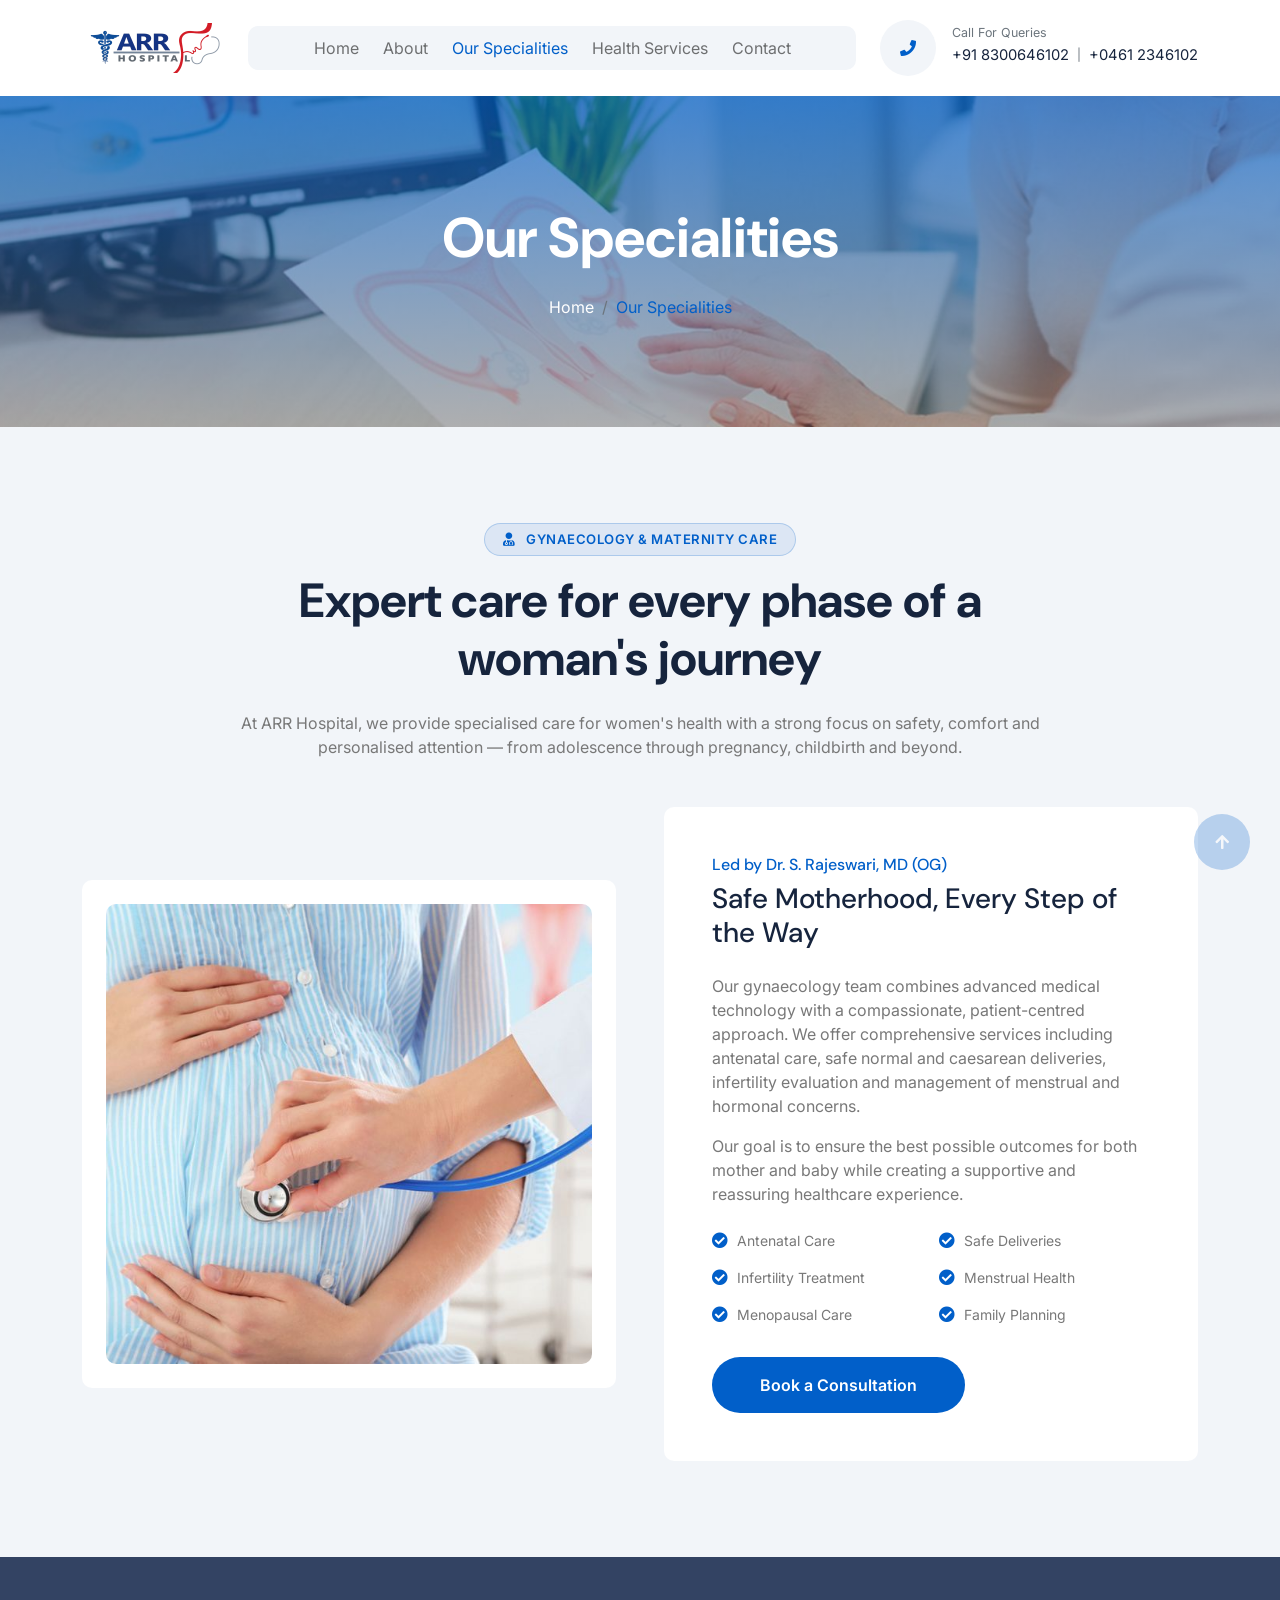
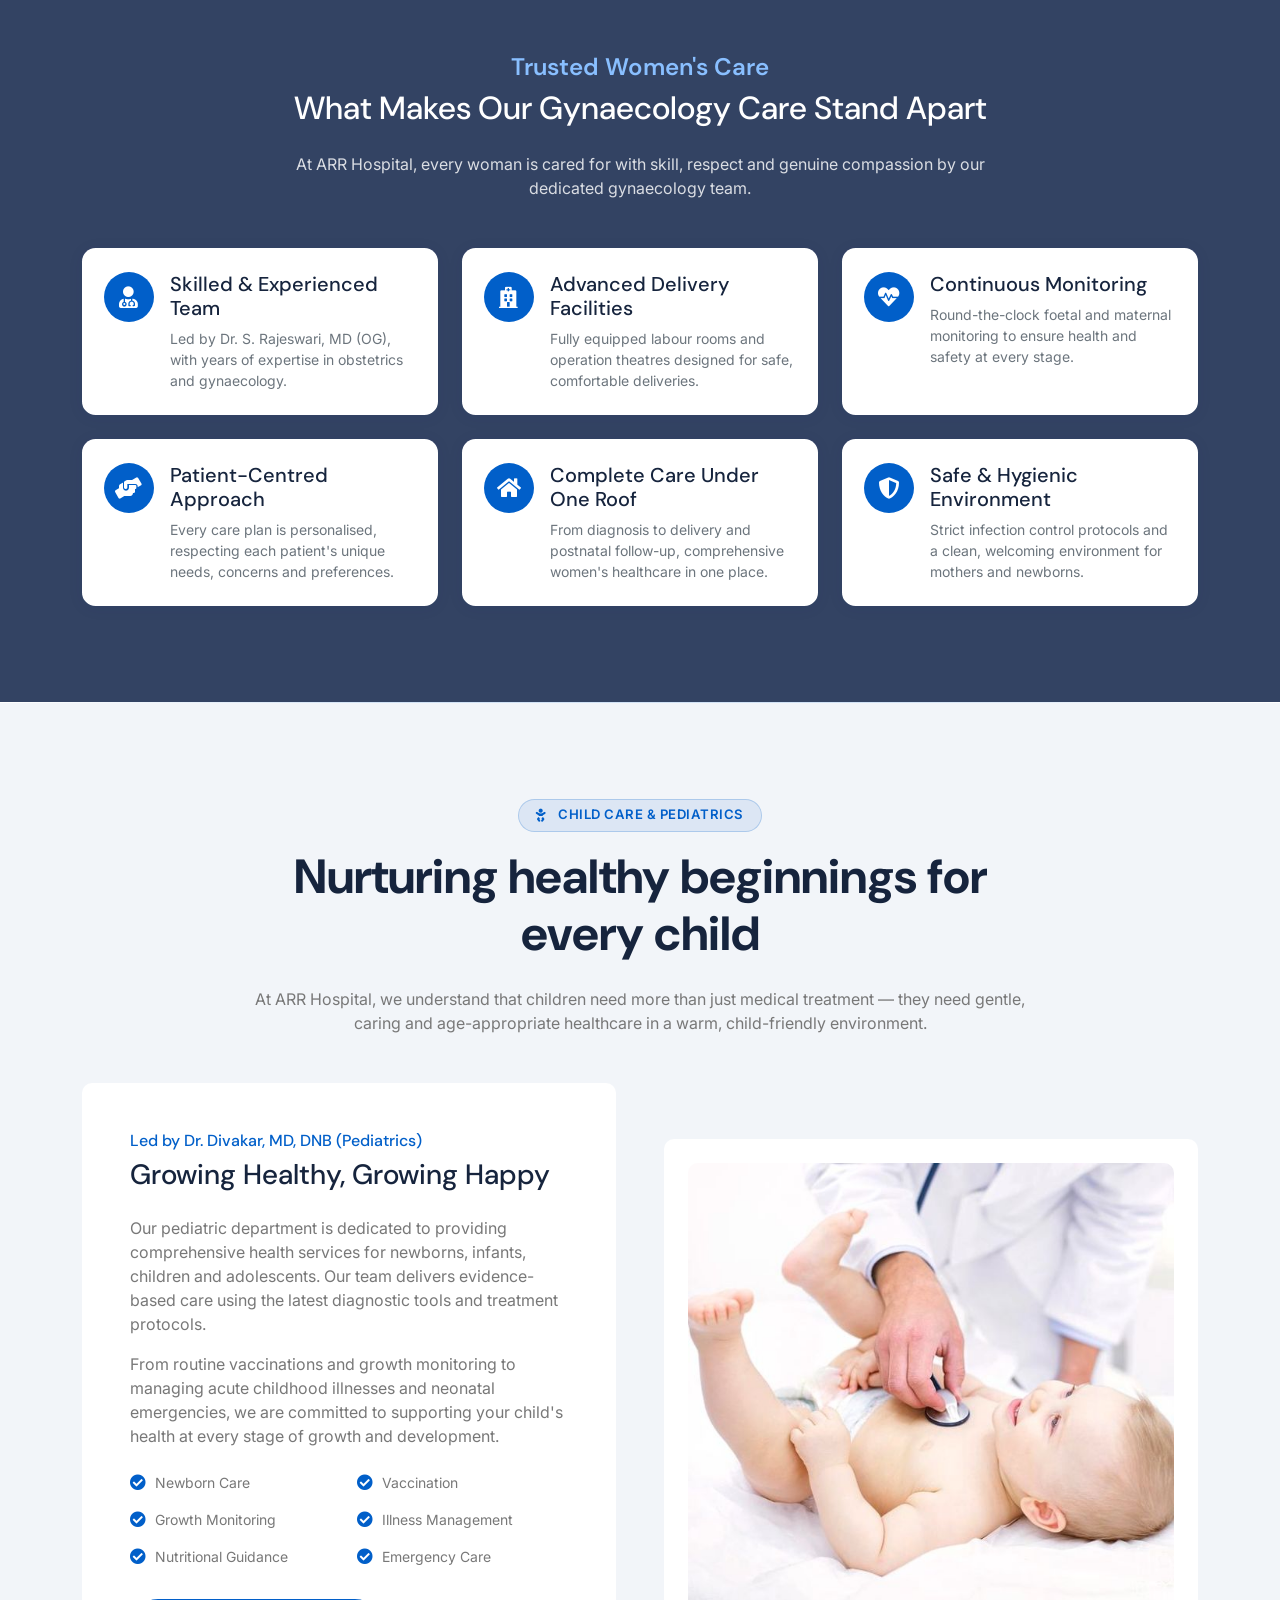
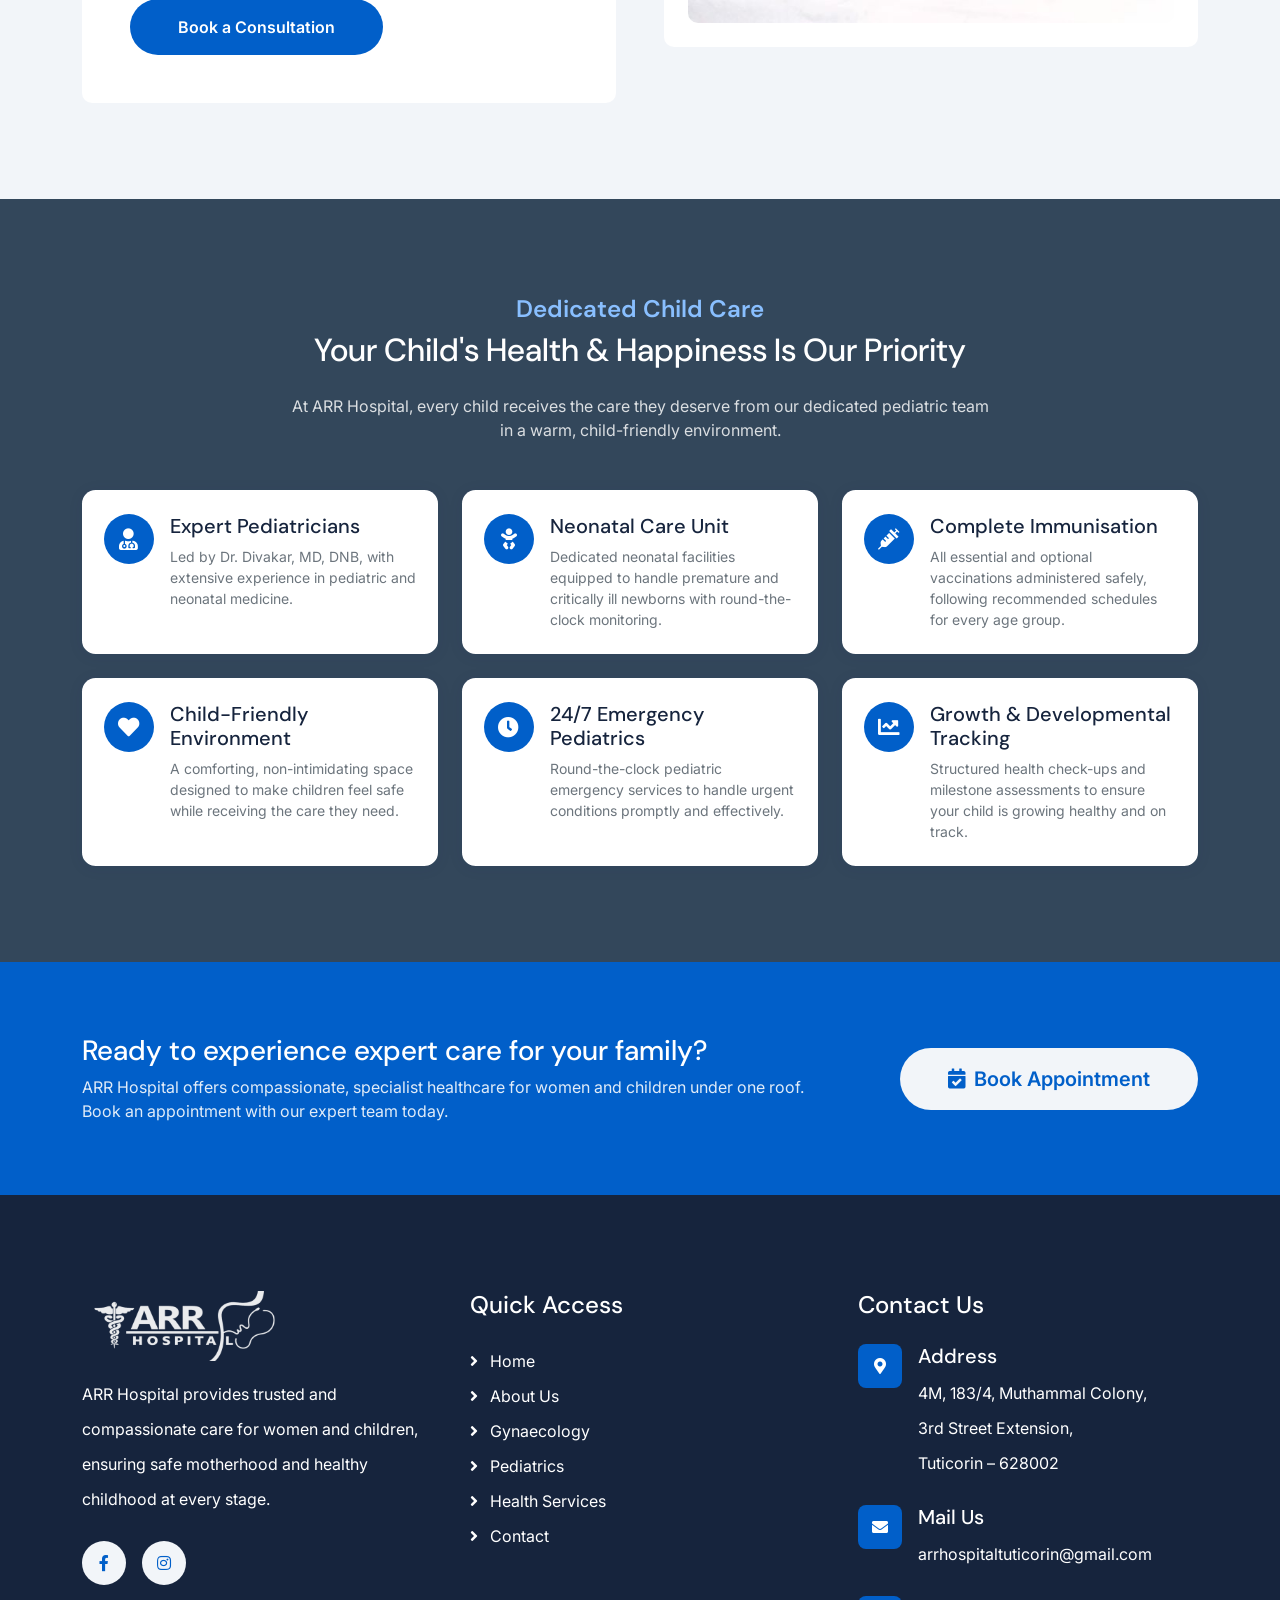
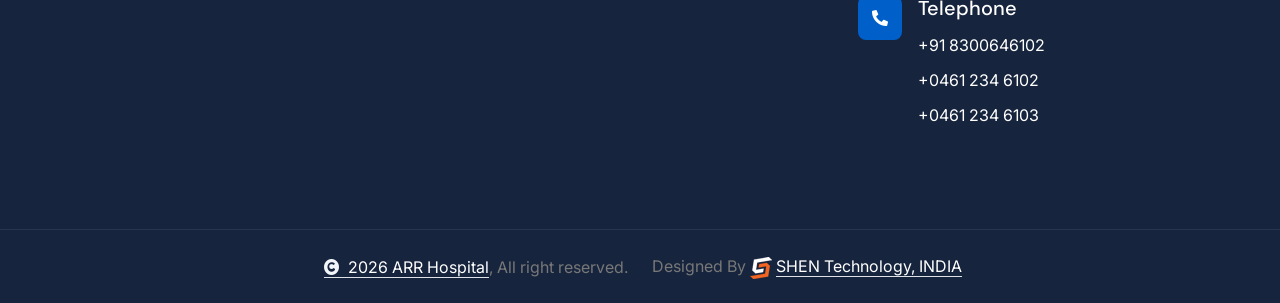
<file: specialities.html>
<!DOCTYPE html>
<html lang="en">

<head>
    <meta charset="utf-8">
    <title>Our Specialities – ARR Hospital, Tuticorin</title>
    <meta content="width=device-width, initial-scale=1.0" name="viewport">
    <meta name="keywords"
        content="Gynaecology, Pediatrics, ARR Hospital, Tuticorin, Women Care, Child Care, Maternity, Neonatal">
    <meta name="description"
        content="ARR Hospital specialises in gynaecology, maternity care and pediatrics in Tuticorin. Expert, compassionate care for women and children under one roof.">

    <!-- Favicon -->
    <link rel="icon" type="image/png" href="img/Arr hospital favicon.png">
    <link rel="apple-touch-icon" href="img/Arr hospital favicon.png">

    <!-- Google Web Fonts -->
    <link rel="preconnect" href="https://fonts.googleapis.com">
    <link rel="preconnect" href="https://fonts.gstatic.com" crossorigin>
    <link
        href="https://fonts.googleapis.com/css2?family=DM+Sans:ital,opsz,wght@0,9..40,100..1000;1,9..40,100..1000&family=Inter:slnt,wght@-10..0,100..900&display=swap"
        rel="stylesheet">

    <!-- Icon Font Stylesheet -->
    <link rel="stylesheet" href="https://use.fontawesome.com/releases/v5.15.4/css/all.css" />
    <link href="https://cdn.jsdelivr.net/npm/bootstrap-icons@1.4.1/font/bootstrap-icons.css" rel="stylesheet">

    <!-- Libraries Stylesheet -->
    <link rel="stylesheet" href="lib/animate/animate.min.css" />
    <link href="lib/lightbox/css/lightbox.min.css" rel="stylesheet">
    <link href="lib/owlcarousel/assets/owl.carousel.min.css" rel="stylesheet">

    <!-- Customized Bootstrap Stylesheet -->
    <link href="css/bootstrap.min.css" rel="stylesheet">

    <!-- Template Stylesheet -->
    <link href="css/style.css" rel="stylesheet">

    <style>
        /* ── Page banner ── */
        .bg-breadcrumb {
            position: relative;
            overflow: hidden;
            background: linear-gradient(rgba(1, 95, 201, 0.70), rgba(105, 105, 105, 0.50)),
                url(./img/gyneacology-banner.jpg);
            background-position: center center;
            background-repeat: no-repeat;
            background-size: cover;
            padding: 60px 0 60px 0;
            transition: 0.5s;
        }

        /* ── Section pill label ── */
        .section-pill {
            display: inline-flex;
            align-items: center;
            gap: 0.5rem;
            background: rgba(1, 95, 201, 0.09);
            border: 1px solid rgba(1, 95, 201, 0.22);
            border-radius: 50px;
            padding: 0.35rem 1.1rem;
            font-size: 0.82rem;
            font-weight: 600;
            color: var(--bs-primary);
            letter-spacing: 0.5px;
            text-transform: uppercase;
            margin-bottom: 1rem;
        }

        /* ── Divider between the two speciality sections ── */
        .speciality-divider {
            height: 4px;
            background: linear-gradient(90deg, transparent, var(--bs-primary) 30%, var(--bs-primary) 70%, transparent);
            opacity: 0.18;
            border: none;
            margin: 0;
        }

        /* ── Why-choose-us feature cards ── */
        .feature-card {
            background: #fff;
            border-radius: 0.85rem;
            padding: 1.5rem 1.35rem;
            height: 100%;
            box-shadow: 0 2px 16px rgba(0, 40, 120, 0.07);
            transition: transform 0.3s ease, box-shadow 0.3s ease;
        }

        .feature-card:hover {
            transform: translateY(-5px);
            box-shadow: 0 10px 30px rgba(0, 40, 120, 0.13);
        }

        .feature-icon-circle {
            width: 50px;
            height: 50px;
            min-width: 50px;
            border-radius: 50%;
            background: var(--bs-primary);
            color: #fff;
            display: flex;
            align-items: center;
            justify-content: center;
        }

        /* ── Quick check-list inside about card ── */
        .check-list .check-item {
            display: flex;
            align-items: center;
            gap: 0.55rem;
        }

        .check-list .check-item i {
            font-size: 1rem;
            flex-shrink: 0;
        }
    </style>
</head>

<body>

    <!-- Spinner Start -->
    <div id="spinner"
        class="show bg-white position-fixed translate-middle w-100 vh-100 top-50 start-50 d-flex align-items-center justify-content-center">
        <div class="spinner-border text-primary" style="width: 3rem; height: 3rem;" role="status">
            <span class="sr-only">Loading...</span>
        </div>
    </div>
    <!-- Spinner End -->


    <!-- Navbar Start -->
    <div class="container-fluid nav-bar px-0 px-lg-4 py-lg-0">
        <div class="container">
            <nav class="navbar navbar-expand-lg navbar-light">
                <a href="index.html" class="navbar-brand p-0"><img src="img/ARR Hospital - Tuticorin.png"
                        alt="ARR Hospital Logo" class="navbar-logo"></a>
                <button class="navbar-toggler" type="button" data-bs-toggle="collapse" data-bs-target="#navbarCollapse">
                    <span class="fa fa-bars"></span>
                </button>
                <div class="collapse navbar-collapse" id="navbarCollapse">
                    <div class="navbar-nav mx-0 mx-lg-auto">
                        <a href="index.html" class="nav-item nav-link">Home</a>
                        <a href="about.html" class="nav-item nav-link">About</a>
                        <a href="specialities.html" class="nav-item nav-link active">Our Specialities</a>
                        <a href="health-services.html" class="nav-item nav-link">Health Services</a>
                        <a href="contact.html" class="nav-item nav-link">Contact</a>
                    </div>
                </div>
                <div class="d-none d-xl-flex flex-shrink-0 ps-4 align-items-center">
                    <a href="tel:04612346102" class="btn btn-light btn-lg-square rounded-circle position-relative me-3">
                        <i class="fa fa-phone-alt fa-flip-horizontal text-primary"></i>
                    </a>
                    <div class="d-flex flex-column">
                        <span class="text-muted" style="font-size: 0.78rem; line-height:1.2;">Call For Queries</span>
                        <div class="d-flex align-items-center gap-2" style="line-height:2;">
                            <a href="tel:+918300646102" class="text-dark fw-semibold"
                                style="font-size:0.92rem; text-decoration:none;">+91 8300646102</a>
                            <span class="text-muted" style="font-size:0.75rem;">|</span>
                            <a href="tel:04612346102" class="text-dark fw-semibold"
                                style="font-size:0.92rem; text-decoration:none;">+0461 2346102</a>
                        </div>
                    </div>
                </div>
            </nav>
        </div>
    </div>
    <!-- Navbar End -->


    <!-- Page Header Start -->
    <div class="container-fluid bg-breadcrumb">
        <div class="container text-center py-5" style="max-width: 900px;">
            <h4 class="text-white display-4 mb-4 wow fadeInDown" data-wow-delay="0.1s">Our Specialities</h4>
            <ol class="breadcrumb d-flex justify-content-center mb-0 wow fadeInDown" data-wow-delay="0.3s">
                <li class="breadcrumb-item"><a href="index.html">Home</a></li>
                <li class="breadcrumb-item active text-primary">Our Specialities</li>
            </ol>
        </div>
    </div>
    <!-- Page Header End -->


    <!-- ═══════════════════════════════════════════════
         GYNAECOLOGY — About / Intro
    ═══════════════════════════════════════════════ -->
    <div id="gynaecology" class="container-fluid bg-light about py-5">
        <div class="container py-5">

            <!-- Centre heading -->
            <div class="text-center mx-auto pb-5 wow fadeInUp" data-wow-delay="0.2s" style="max-width:800px;">
                <span class="section-pill"><i class="fa fa-user-md"></i> &nbsp;Gynaecology &amp; Maternity Care</span>
                <h2 class="display-5 mb-4">Expert care for every phase of a woman's journey</h2>
                <p class="mb-0">At ARR Hospital, we provide specialised care for women's health with a strong focus on
                    safety, comfort and personalised attention — from adolescence through pregnancy, childbirth and
                    beyond.</p>
            </div>

            <!-- Image LEFT  |  Text RIGHT -->
            <div class="row g-5 align-items-center">

                <div class="col-xl-6 wow fadeInLeft" data-wow-delay="0.2s">
                    <div class="bg-white rounded p-4 h-100 d-flex align-items-center">
                        <img src="img/gynaecologist.jpg" class="img-fluid rounded w-100"
                            alt="Gynaecology &amp; Maternity Care at ARR Hospital">
                    </div>
                </div>

                <div class="col-xl-6 wow fadeInRight" data-wow-delay="0.3s">
                    <div class="about-item-content bg-white rounded p-5 h-100">
                        <h6 class="text-primary">Led by Dr. S. Rajeswari, MD (OG)</h6>
                        <h3 class="mb-4">Safe Motherhood, Every Step of the Way</h3>
                        <p>Our gynaecology team combines advanced medical technology with a compassionate,
                            patient-centred approach. We offer comprehensive services including antenatal care, safe
                            normal and caesarean deliveries, infertility evaluation and management of menstrual and
                            hormonal concerns.</p>
                        <p class="mb-4">Our goal is to ensure the best possible outcomes for both mother and baby
                            while creating a supportive and reassuring healthcare experience.</p>
                        <div class="row g-3 mb-4 check-list">
                            <div class="col-6 check-item">
                                <i class="fa fa-check-circle text-primary"></i>
                                <span class="small fw-semibold">Antenatal Care</span>
                            </div>
                            <div class="col-6 check-item">
                                <i class="fa fa-check-circle text-primary"></i>
                                <span class="small fw-semibold">Safe Deliveries</span>
                            </div>
                            <div class="col-6 check-item">
                                <i class="fa fa-check-circle text-primary"></i>
                                <span class="small fw-semibold">Infertility Treatment</span>
                            </div>
                            <div class="col-6 check-item">
                                <i class="fa fa-check-circle text-primary"></i>
                                <span class="small fw-semibold">Menstrual Health</span>
                            </div>
                            <div class="col-6 check-item">
                                <i class="fa fa-check-circle text-primary"></i>
                                <span class="small fw-semibold">Menopausal Care</span>
                            </div>
                            <div class="col-6 check-item">
                                <i class="fa fa-check-circle text-primary"></i>
                                <span class="small fw-semibold">Family Planning</span>
                            </div>
                        </div>
                        <a class="btn btn-primary rounded-pill py-3 px-5 mt-2" href="contact.html">Book a
                            Consultation</a>
                    </div>
                </div>

            </div>
        </div>
    </div>


    <!-- ═══════════════════════════════════════════════
         GYNAECOLOGY — Why Choose Us
    ═══════════════════════════════════════════════ -->
    <div class="container-fluid py-5 wow fadeIn" data-wow-delay="0.1s"
        style="position:relative; background: url('img/slider-2-ARRHospital.jpg') center center / cover no-repeat fixed;">
        <!-- Dark overlay -->
        <div style="position:absolute; inset:0; background:rgba(0,20,60,0.80); z-index:0;"></div>
        <!-- Content above overlay -->
        <div style="position:relative; z-index:1;">
            <div class="container py-5">

                <div class="text-center mx-auto pb-5 wow fadeInUp" data-wow-delay="0.2s" style="max-width:700px;">
                    <h4 style="color:#89bfff; font-weight:600; margin-bottom:0.5rem;">Trusted Women's Care</h4>
                    <h2 class="text-white mb-4">What Makes Our Gynaecology Care Stand Apart</h2>
                    <p class="mb-0" style="color:rgba(255,255,255,0.82);">At ARR Hospital, every woman is cared for with
                        skill, respect and genuine compassion by our dedicated gynaecology team.</p>
                </div>

                <div class="row g-4">

                    <div class="col-md-6 col-lg-4 wow fadeInUp" data-wow-delay="0.1s">
                        <div class="feature-card">
                            <div class="d-flex align-items-start gap-3">
                                <div class="feature-icon-circle"><i class="fa fa-user-md fa-lg"></i></div>
                                <div>
                                    <h5 class="mb-2">Skilled &amp; Experienced Team</h5>
                                    <p class="mb-0 small text-muted">Led by Dr. S. Rajeswari, MD (OG), with years of
                                        expertise in obstetrics and gynaecology.</p>
                                </div>
                            </div>
                        </div>
                    </div>

                    <div class="col-md-6 col-lg-4 wow fadeInUp" data-wow-delay="0.2s">
                        <div class="feature-card">
                            <div class="d-flex align-items-start gap-3">
                                <div class="feature-icon-circle"><i class="fa fa-hospital fa-lg"></i></div>
                                <div>
                                    <h5 class="mb-2">Advanced Delivery Facilities</h5>
                                    <p class="mb-0 small text-muted">Fully equipped labour rooms and operation theatres
                                        designed for safe, comfortable deliveries.</p>
                                </div>
                            </div>
                        </div>
                    </div>

                    <div class="col-md-6 col-lg-4 wow fadeInUp" data-wow-delay="0.3s">
                        <div class="feature-card">
                            <div class="d-flex align-items-start gap-3">
                                <div class="feature-icon-circle"><i class="fa fa-heartbeat fa-lg"></i></div>
                                <div>
                                    <h5 class="mb-2">Continuous Monitoring</h5>
                                    <p class="mb-0 small text-muted">Round-the-clock foetal and maternal monitoring to
                                        ensure health and safety at every stage.</p>
                                </div>
                            </div>
                        </div>
                    </div>

                    <div class="col-md-6 col-lg-4 wow fadeInUp" data-wow-delay="0.4s">
                        <div class="feature-card">
                            <div class="d-flex align-items-start gap-3">
                                <div class="feature-icon-circle"><i class="fa fa-hands-helping fa-lg"></i></div>
                                <div>
                                    <h5 class="mb-2">Patient-Centred Approach</h5>
                                    <p class="mb-0 small text-muted">Every care plan is personalised, respecting each
                                        patient's unique needs, concerns and preferences.</p>
                                </div>
                            </div>
                        </div>
                    </div>

                    <div class="col-md-6 col-lg-4 wow fadeInUp" data-wow-delay="0.5s">
                        <div class="feature-card">
                            <div class="d-flex align-items-start gap-3">
                                <div class="feature-icon-circle"><i class="fa fa-home fa-lg"></i></div>
                                <div>
                                    <h5 class="mb-2">Complete Care Under One Roof</h5>
                                    <p class="mb-0 small text-muted">From diagnosis to delivery and postnatal follow-up,
                                        comprehensive women's healthcare in one place.</p>
                                </div>
                            </div>
                        </div>
                    </div>

                    <div class="col-md-6 col-lg-4 wow fadeInUp" data-wow-delay="0.6s">
                        <div class="feature-card">
                            <div class="d-flex align-items-start gap-3">
                                <div class="feature-icon-circle"><i class="fa fa-shield-alt fa-lg"></i></div>
                                <div>
                                    <h5 class="mb-2">Safe &amp; Hygienic Environment</h5>
                                    <p class="mb-0 small text-muted">Strict infection control protocols and a clean,
                                        welcoming environment for mothers and newborns.</p>
                                </div>
                            </div>
                        </div>
                    </div>

                </div>
            </div>
        </div>
    </div>


    <!-- ── Section Divider ── -->
    <hr class="speciality-divider">


    <!-- ═══════════════════════════════════════════════
         PEDIATRICS — About / Intro
    ═══════════════════════════════════════════════ -->
    <div id="pediatrics" class="container-fluid bg-light about py-5">
        <div class="container py-5">

            <!-- Centre heading -->
            <div class="text-center mx-auto pb-5 wow fadeInUp" data-wow-delay="0.2s" style="max-width:800px;">
                <span class="section-pill"><i class="fa fa-baby"></i> &nbsp;Child Care &amp; Pediatrics</span>
                <h2 class="display-5 mb-4">Nurturing healthy beginnings for every child</h2>
                <p class="mb-0">At ARR Hospital, we understand that children need more than just medical treatment —
                    they need gentle, caring and age-appropriate healthcare in a warm, child-friendly environment.</p>
            </div>

            <!-- Text LEFT  |  Image RIGHT  (vice-versa of Gynaecology) -->
            <div class="row g-5 align-items-center">

                <div class="col-xl-6 wow fadeInLeft" data-wow-delay="0.2s">
                    <div class="about-item-content bg-white rounded p-5 h-100">
                        <h6 class="text-primary">Led by Dr. Divakar, MD, DNB (Pediatrics)</h6>
                        <h3 class="mb-4">Growing Healthy, Growing Happy</h3>
                        <p>Our pediatric department is dedicated to providing comprehensive health services for
                            newborns, infants, children and adolescents. Our team delivers evidence-based care using
                            the latest diagnostic tools and treatment protocols.</p>
                        <p class="mb-4">From routine vaccinations and growth monitoring to managing acute childhood
                            illnesses and neonatal emergencies, we are committed to supporting your child's health at
                            every stage of growth and development.</p>
                        <div class="row g-3 mb-4 check-list">
                            <div class="col-6 check-item">
                                <i class="fa fa-check-circle text-primary"></i>
                                <span class="small fw-semibold">Newborn Care</span>
                            </div>
                            <div class="col-6 check-item">
                                <i class="fa fa-check-circle text-primary"></i>
                                <span class="small fw-semibold">Vaccination</span>
                            </div>
                            <div class="col-6 check-item">
                                <i class="fa fa-check-circle text-primary"></i>
                                <span class="small fw-semibold">Growth Monitoring</span>
                            </div>
                            <div class="col-6 check-item">
                                <i class="fa fa-check-circle text-primary"></i>
                                <span class="small fw-semibold">Illness Management</span>
                            </div>
                            <div class="col-6 check-item">
                                <i class="fa fa-check-circle text-primary"></i>
                                <span class="small fw-semibold">Nutritional Guidance</span>
                            </div>
                            <div class="col-6 check-item">
                                <i class="fa fa-check-circle text-primary"></i>
                                <span class="small fw-semibold">Emergency Care</span>
                            </div>
                        </div>
                        <a class="btn btn-primary rounded-pill py-3 px-5 mt-2" href="contact.html">Book a
                            Consultation</a>
                    </div>
                </div>

                <div class="col-xl-6 wow fadeInRight" data-wow-delay="0.3s">
                    <div class="bg-white rounded p-4 h-100 d-flex align-items-center">
                        <img src="img/pediatrician.jpg" class="img-fluid rounded w-100"
                            alt="Child Care &amp; Pediatrics at ARR Hospital">
                    </div>
                </div>

            </div>
        </div>
    </div>


    <!-- ═══════════════════════════════════════════════
         PEDIATRICS — Why Choose Us
    ═══════════════════════════════════════════════ -->
    <div class="container-fluid py-5 wow fadeIn" data-wow-delay="0.1s"
        style="position:relative; background: url('img/slider-3-ARRHospital.jpg') center center / cover no-repeat fixed;">
        <!-- Dark overlay -->
        <div style="position:absolute; inset:0; background:rgba(0,25,50,0.80); z-index:0;"></div>
        <!-- Content above overlay -->
        <div style="position:relative; z-index:1;">
            <div class="container py-5">

                <div class="text-center mx-auto pb-5 wow fadeInUp" data-wow-delay="0.2s" style="max-width:700px;">
                    <h4 style="color:#89bfff; font-weight:600; margin-bottom:0.5rem;">Dedicated Child Care</h4>
                    <h2 class="text-white mb-4">Your Child's Health &amp; Happiness Is Our Priority</h2>
                    <p class="mb-0" style="color:rgba(255,255,255,0.82);">At ARR Hospital, every child receives the care
                        they deserve from our dedicated pediatric team in a warm, child-friendly environment.</p>
                </div>

                <div class="row g-4">

                    <div class="col-md-6 col-lg-4 wow fadeInUp" data-wow-delay="0.1s">
                        <div class="feature-card">
                            <div class="d-flex align-items-start gap-3">
                                <div class="feature-icon-circle"><i class="fa fa-user-md fa-lg"></i></div>
                                <div>
                                    <h5 class="mb-2">Expert Pediatricians</h5>
                                    <p class="mb-0 small text-muted">Led by Dr. Divakar, MD, DNB, with extensive
                                        experience in pediatric and neonatal medicine.</p>
                                </div>
                            </div>
                        </div>
                    </div>

                    <div class="col-md-6 col-lg-4 wow fadeInUp" data-wow-delay="0.2s">
                        <div class="feature-card">
                            <div class="d-flex align-items-start gap-3">
                                <div class="feature-icon-circle"><i class="fa fa-baby fa-lg"></i></div>
                                <div>
                                    <h5 class="mb-2">Neonatal Care Unit</h5>
                                    <p class="mb-0 small text-muted">Dedicated neonatal facilities equipped to handle
                                        premature and critically ill newborns with round-the-clock monitoring.</p>
                                </div>
                            </div>
                        </div>
                    </div>

                    <div class="col-md-6 col-lg-4 wow fadeInUp" data-wow-delay="0.3s">
                        <div class="feature-card">
                            <div class="d-flex align-items-start gap-3">
                                <div class="feature-icon-circle"><i class="fa fa-syringe fa-lg"></i></div>
                                <div>
                                    <h5 class="mb-2">Complete Immunisation</h5>
                                    <p class="mb-0 small text-muted">All essential and optional vaccinations
                                        administered
                                        safely, following recommended schedules for every age group.</p>
                                </div>
                            </div>
                        </div>
                    </div>

                    <div class="col-md-6 col-lg-4 wow fadeInUp" data-wow-delay="0.4s">
                        <div class="feature-card">
                            <div class="d-flex align-items-start gap-3">
                                <div class="feature-icon-circle"><i class="fa fa-heart fa-lg"></i></div>
                                <div>
                                    <h5 class="mb-2">Child-Friendly Environment</h5>
                                    <p class="mb-0 small text-muted">A comforting, non-intimidating space designed to
                                        make children feel safe while receiving the care they need.</p>
                                </div>
                            </div>
                        </div>
                    </div>

                    <div class="col-md-6 col-lg-4 wow fadeInUp" data-wow-delay="0.5s">
                        <div class="feature-card">
                            <div class="d-flex align-items-start gap-3">
                                <div class="feature-icon-circle"><i class="fa fa-clock fa-lg"></i></div>
                                <div>
                                    <h5 class="mb-2">24/7 Emergency Pediatrics</h5>
                                    <p class="mb-0 small text-muted">Round-the-clock pediatric emergency services to
                                        handle urgent conditions promptly and effectively.</p>
                                </div>
                            </div>
                        </div>
                    </div>

                    <div class="col-md-6 col-lg-4 wow fadeInUp" data-wow-delay="0.6s">
                        <div class="feature-card">
                            <div class="d-flex align-items-start gap-3">
                                <div class="feature-icon-circle"><i class="fa fa-chart-line fa-lg"></i></div>
                                <div>
                                    <h5 class="mb-2">Growth &amp; Developmental Tracking</h5>
                                    <p class="mb-0 small text-muted">Structured health check-ups and milestone
                                        assessments to ensure your child is growing healthy and on track.</p>
                                </div>
                            </div>
                        </div>
                    </div>

                </div>
            </div>
        </div>
    </div>


    <!-- ═══════════════════════════════════════════════
         COMMON CTA
    ═══════════════════════════════════════════════ -->
    <div class="container-fluid bg-primary py-5 wow fadeIn" data-wow-delay="0.2s">
        <div class="container py-4">
            <div class="row g-4 align-items-center justify-content-between">
                <div class="col-lg-8 wow fadeInLeft" data-wow-delay="0.3s">
                    <h3 class="text-white mb-2">Ready to experience expert care for your family?</h3>
                    <p class="text-white mb-0" style="opacity: 0.88;">
                        ARR Hospital offers compassionate, specialist healthcare for women and children under one roof.
                        Book an appointment with our expert team today.
                    </p>
                </div>
                <div class="col-lg-4 text-lg-end wow fadeInRight" data-wow-delay="0.4s">
                    <a href="contact.html" class="btn btn-light btn-lg rounded-pill px-5 py-3 fw-semibold">
                        <i class="fa fa-calendar-check me-2"></i>Book Appointment
                    </a>
                </div>
            </div>
        </div>
    </div>


    <!-- Footer Start -->
    <div class="container-fluid footer py-5 wow fadeIn" data-wow-delay="0.2s">
        <div class="container py-5">
            <div class="row g-5">
                <!-- Column 1: About -->
                <div class="col-md-6 col-lg-4">
                    <div class="footer-item">
                        <a href="index.html" class="p-0 d-inline-block mb-3"><img src="img/ARR Hospital - Tuticorin.png"
                                alt="ARR Hospital Logo" class="footer-logo"></a>
                        <p class="text-white mb-4">
                            ARR Hospital provides trusted and compassionate care for women and children, ensuring safe
                            motherhood and healthy childhood at every stage.
                        </p>
                        <div class="footer-btn d-flex">
                            <a class="btn btn-md-square rounded-circle me-3"
                                href="https://www.facebook.com/p/ARR-Hospital-100064145854622/"><i
                                    class="fab fa-facebook-f"></i></a>
                            <a class="btn btn-md-square rounded-circle me-3"
                                href="https://instagram.com/#arrhospital"><i class="fab fa-instagram"></i></a>
                        </div>
                    </div>
                </div>
                <!-- Column 2: Quick Links -->
                <div class="col-md-6 col-lg-4">
                    <div class="footer-item">
                        <h4 class="text-white mb-4">Quick Access</h4>
                        <a href="index.html"><i class="fas fa-angle-right me-2"></i> Home</a>
                        <a href="about.html"><i class="fas fa-angle-right me-2"></i> About Us</a>
                        <a href="specialities.html#gynaecology"><i class="fas fa-angle-right me-2"></i>
                            Gynaecology</a>
                        <a href="specialities.html#pediatrics"><i class="fas fa-angle-right me-2"></i> Pediatrics</a>
                        <a href="health-services.html"><i class="fas fa-angle-right me-2"></i> Health Services</a>
                        <a href="contact.html"><i class="fas fa-angle-right me-2"></i> Contact</a>
                    </div>
                </div>
                <!-- Column 3: Contact Details -->
                <div class="col-md-6 col-lg-4">
                    <div class="footer-item">
                        <h4 class="text-white mb-4">Contact Us</h4>
                        <div class="d-flex mb-4">
                            <div class="footer-contact-icon bg-primary text-white me-3 flex-shrink-0">
                                <i class="fas fa-map-marker-alt"></i>
                            </div>
                            <div>
                                <h5 class="text-white">Address</h5>
                                <p class="mb-0">4M, 183/4, Muthammal Colony,<br>3rd Street Extension,<br>Tuticorin –
                                    628002</p>
                            </div>
                        </div>
                        <div class="d-flex mb-4">
                            <div class="footer-contact-icon bg-primary text-white me-3 flex-shrink-0">
                                <i class="fas fa-envelope"></i>
                            </div>
                            <div>
                                <h5 class="text-white">Mail Us</h5>
                                <p class="mb-0">arrhospitaltuticorin@gmail.com</p>
                            </div>
                        </div>
                        <div class="d-flex">
                            <div class="footer-contact-icon bg-primary text-white me-3 flex-shrink-0">
                                <i class="fa fa-phone-alt"></i>
                            </div>
                            <div>
                                <h5 class="text-white">Telephone</h5>
                                <p class="mb-0"><a href="tel:+918300646102"
                                        style="color:inherit; text-decoration:none;">+91 8300646102</a></p>
                                <p class="mb-0"><a href="tel:04612346102"
                                        style="color:inherit; text-decoration:none;">+0461 234 6102</a></p>
                                <p class="mb-0"><a href="tel:04612346103"
                                        style="color:inherit; text-decoration:none;">+0461 234 6103</a></p>
                            </div>
                        </div>
                    </div>
                </div>
            </div>
        </div>
    </div>
    <!-- Footer End -->

    <!-- Copyright Start -->
    <div class="container-fluid copyright py-4">
        <div class="container">
            <div class="row g-4 align-items-center">
                <div class="col-md-6 text-center text-md-end mb-md-0">
                    <span class="text-body"><a href="#" class="border-bottom text-white"><i
                                class="fas fa-copyright text-light me-2"></i>2026 ARR Hospital</a>, All right
                        reserved.</span>
                </div>
                <div class="col-md-6 text-center text-md-start text-body">
                    Designed By <img src="img/shen-admin-bar-logo.png"> <a class="border-bottom text-white"
                        href="https://shentechnology.com/">SHEN Technology, INDIA</a>
                </div>
            </div>
        </div>
    </div>
    <!-- Copyright End -->

    <!-- Back to Top -->
    <a href="#" class="btn btn-primary btn-lg-square rounded-circle back-to-top"><i class="fa fa-arrow-up"></i></a>

    <!-- JavaScript Libraries -->
    <script src="https://ajax.googleapis.com/ajax/libs/jquery/3.6.4/jquery.min.js"></script>
    <script src="https://cdn.jsdelivr.net/npm/bootstrap@5.0.0/dist/js/bootstrap.bundle.min.js"></script>
    <script src="lib/wow/wow.min.js"></script>
    <script src="lib/easing/easing.min.js"></script>
    <script src="lib/waypoints/waypoints.min.js"></script>
    <script src="lib/counterup/counterup.min.js"></script>
    <script src="lib/lightbox/js/lightbox.min.js"></script>
    <script src="lib/owlcarousel/owl.carousel.min.js"></script>

    <!-- Template Javascript -->
    <script src="js/main.js"></script>

</body>

</html>
</file>
<file: css/style.css>
/*** Spinner Start ***/
#spinner {
    opacity: 0;
    visibility: hidden;
    transition: opacity .5s ease-out, visibility 0s linear .5s;
    z-index: 99999;
}

#spinner.show {
    transition: opacity .5s ease-out, visibility 0s linear 0s;
    visibility: visible;
    opacity: 1;
}
/*** Spinner End ***/

.back-to-top {
    position: fixed;
    right: 30px;
    bottom: 30px;
    transition: 0.5s;
    z-index: 99;
}


/*** Button Start ***/
.btn {
    font-weight: 600;
    transition: .5s;
}

.btn-square {
    width: 32px;
    height: 32px;
}

.btn-sm-square {
    width: 34px;
    height: 34px;
}

.btn-md-square {
    width: 44px;
    height: 44px;
}

.btn-lg-square {
    width: 56px;
    height: 56px;
}

.btn-xl-square {
    width: 66px;
    height: 66px;
}

.btn-square,
.btn-sm-square,
.btn-md-square,
.btn-lg-square,
.btn-xl-square {
    padding: 0;
    display: flex;
    align-items: center;
    justify-content: center;
    font-weight: normal;
}

.btn.btn-primary {
    color: var(--bs-white);
    border: none;
}

.btn.btn-primary:hover {
    background: var(--bs-dark);
    color: var(--bs-white);
}

.btn.btn-light {
    color: var(--bs-primary);
    border: none;
}

.btn.btn-light:hover {
    color: var(--bs-white);
    background: var(--bs-dark);
}

.btn.btn-dark {
    color: var(--bs-white);
    border: none;
}

.btn.btn-dark:hover {
    color: var(--bs-primary);
    background: var(--bs-light);
}


/*** Topbar Start ***/ 
.topbar .dropdown-toggle::after {
    border: none;
    content: "\f107";
    font-family: "Font Awesome 5 Free";
    font-weight: 600;
    vertical-align: middle;
    margin-left: 8px;
    color: var(--bs-primary);
}

.topbar .dropdown .dropdown-menu a:hover {
    background: var(--bs-primary);
    color: var(--bs-white);
}

.topbar .dropdown .dropdown-menu {
    transform: rotateX(0deg);
    visibility: visible;
    background: var(--bs-light);
    padding-top: 10px;
    border: 0;
    transition: .5s;
    opacity: 1;
}
/*** Topbar End ***/


/*** Navbar Start ***/
.nav-bar {
    background: var(--bs-white);
    transition: 1s;
}

.navbar-light .navbar-brand img {
    max-height: 60px;
    transition: .5s;
}

.nav-bar .navbar-light .navbar-brand img {
    max-height: 50px;
}

/* Header logo — full color */
.navbar-logo {
    max-height: 70px;
    width: auto;
    display: block;
    filter: none;
}

/* Footer logo — converted to white via CSS filter */
.footer-logo {
    max-height: 70px;
    width: auto;
    display: block;
    filter: brightness(0) invert(1);
    opacity: 0.92;
    transition: opacity 0.3s ease;
}

.footer-logo:hover {
    opacity: 1;
}

.navbar .navbar-nav .nav-item .nav-link {
    padding: 0;
}

.navbar .navbar-nav .nav-item {
    display: flex;
    align-items: center;
    padding: 10px 12px;
}

.navbar-light .navbar-nav .nav-item:hover,
.navbar-light .navbar-nav .nav-item.active,
.navbar-light .navbar-nav .nav-item:hover .nav-link,
.navbar-light .navbar-nav .nav-item.active .nav-link {
    color: var(--bs-primary);
}

@media (max-width: 991px) {
    .navbar {
        padding: 20px 0;
    }

    .navbar .navbar-nav .nav-link {
        padding: 0;
    }

    .navbar .navbar-nav .nav-item {
        display: flex;
        padding: 20px;
        flex-direction: column;
        justify-content: start;
        align-items: start;
    }

    .navbar .navbar-nav .nav-btn {
        display: flex;
        justify-content: start;
    }

    .navbar .navbar-nav {
        width: 100%;
        display: flex;
        margin-top: 20px;
        padding-bottom: 20px;
        background: var(--bs-light);
        border-radius: 10px;
    }

    .navbar.navbar-expand-lg .navbar-toggler {
        padding: 8px 15px;
        border: 1px solid var(--bs-primary);
        color: var(--bs-primary);
    }
}

.navbar .dropdown-toggle::after {
    border: none;
    content: "\f107";
    font-family: "Font Awesome 5 Free";
    font-weight: 600;
    vertical-align: middle;
    margin-left: 8px;
}

.dropdown .dropdown-menu .dropdown-item:hover {
    background: var(--bs-primary);
    color: var(--bs-white);
}

@media (min-width: 992px) {
    .navbar {
        padding: 20px 0;
    }

    .navbar .nav-btn {
        display: flex;
        align-items: center;
        justify-content: end;
    }

    .navbar .navbar-nav {
        width: 100%;
        display: flex;
        justify-content: center;
        align-items: center;
        background: var(--bs-light);
        border-radius: 10px;
    }

    .navbar .navbar-nav .nav-btn {
        width: 100%;
        display: flex;
        margin-left: auto;
    }

    .navbar .nav-item .dropdown-menu {
        display: block;
        visibility: hidden;
        top: 100%;
        transform: rotateX(-75deg);
        transform-origin: 0% 0%;
        border: 0;
        border-radius: 10px;
        transition: .5s;
        opacity: 0;
    }

    .navbar .nav-item:hover .dropdown-menu {
        transform: rotateX(0deg);
        visibility: visible;
        margin-top: 20px;
        background: var(--bs-light);
        transition: .5s;
        opacity: 1;
    }
}

/*** Navbar Phone Contact ***/
.navbar .btn-lg-square.btn-light {
    transition: transform 0.3s ease, box-shadow 0.3s ease;
}
.navbar .btn-lg-square.btn-light:hover {
    transform: scale(1.1);
    box-shadow: 0 4px 14px rgba(1, 95, 201, 0.22);
}
.navbar .d-flex.flex-column a.text-dark {
    transition: color 0.25s ease;
}
.navbar .d-flex.flex-column a.text-dark:hover {
    color: var(--bs-primary) !important;
}
/*** Navbar End ***/


/*** Carousel Hero Header Start ***/
.header-carousel .header-carousel-item {
    height: 700px;
}

.header-carousel .owl-nav .owl-prev,
.header-carousel .owl-nav .owl-next {
    position: absolute;
    width: 60px;
    height: 60px;
    border-radius: 60px;
    background: var(--bs-light);
    color: var(--bs-primary);
    font-size: 26px;
    display: flex;
    align-items: center;
    justify-content: center;
    transition: 0.5s;
}

.header-carousel .owl-nav .owl-prev {
    bottom: 30px;
    left: 50%;
    transform: translateX(-50%);
    margin-left: 30px;
}
.header-carousel .owl-nav .owl-next {
    bottom: 30px;
    right: 50%;
    transform: translateX(-50%);
    margin-right: 30px;
}

.header-carousel .owl-nav .owl-prev:hover,
.header-carousel .owl-nav .owl-next:hover {
    box-shadow: inset 0 0 100px 0 var(--bs-secondary);
    color: var(--bs-white);
}

.header-carousel .header-carousel-item .carousel-caption {
    position: absolute;
    width: 100%;
    height: 100%;
    left: 0;
    bottom: 0;
    background: rgba(0, 0, 0, .2);
    display: flex;
    align-items: center;
}

@media (max-width: 991px) {
    .header-carousel .header-carousel-item .carousel-caption {
        padding-top: 45px;
    }

    .header-carousel .header-carousel-item {
        height: 1300px;
    }
}

@media (max-width: 767px) {
    .header-carousel .header-carousel-item {
        height: 950px;
    }

    .header-carousel .owl-nav .owl-prev {
        bottom: -30px;
        left: 50%;
        transform: translateX(-50%);
        margin-left: -45px;
    }

    .header-carousel .owl-nav .owl-next {
        bottom: -30px;
        left: 50%;
        transform: translateX(-50%);
        margin-left: 45px;
    }
}
/*** Carousel Hero Header End ***/


/*** Single Page Hero Header Start ***/
/* .bg-breadcrumb {
    position: relative;
    overflow: hidden;
    background: linear-gradient(rgba(1, 95, 201, 0.9), rgba(0, 0, 0, 0.2)), url(../img/bg-breadcrumb.jpg);
    background-position: center center;
    background-repeat: no-repeat;
    background-size: cover;
    padding: 60px 0 60px 0;
    transition: 0.5s;
} */

.bg-breadcrumb .breadcrumb {
    position: relative;
}

.bg-breadcrumb .breadcrumb .breadcrumb-item a {
    color: var(--bs-white);
}
/*** Single Page Hero Header End ***/


/*** Service Start ***/
.service .service-item {
    border-radius: 10px;
}
.service .service-item .service-img {
    position: relative;
    overflow: hidden;
    border-top-left-radius: 10px;
    border-top-right-radius: 10px;
}

.service .service-item .service-img img {
    transition: 0.5s;
}

.service .service-item:hover .service-img img {
    transform: scale(1.1);
}

.service .service-item .service-img::after {
    content: "";
    position: absolute;
    width: 100%;
    height: 0;
    top: 0;
    left: 0;
    border-top-left-radius: 10px;
    border-top-right-radius: 10px;
    background: rgba(1, 95, 201, .2);
    transition: 0.5s;
    z-index: 1;
}

.service .service-item:hover .service-img::after {
    height: 100%;
}

.service .service-item .service-img .service-icon {
    position: absolute;
    width: 70px;
    bottom: 0;
    right: 25px;
    border-top-left-radius: 10px;
    border-top-right-radius: 10px;
    background: var(--bs-light);
    display: flex;
    align-items: center;
    justify-content: center;
    transition: 0.5s;
    z-index: 9;
}

.service .service-item .service-img .service-icon i {
    color: var(--bs-primary);
    transition: 0.5s;
}

.service .service-item:hover .service-img .service-icon i {
    transform: rotateX(360deg);
    color: var(--bs-white);
}

.service .service-item:hover .service-img .service-icon {
    bottom: 0;
    color: var(--bs-white);
    background: var(--bs-primary);
}

.service .service-content {
    position: relative;
    border-bottom-left-radius: 10px;
    border-bottom-right-radius: 10px;
    background: var(--bs-light);
}

.service .service-item .service-content .service-content-inner {
    position: relative;
    z-index: 9;
}

.service .service-item .service-content .service-content-inner .h4,
.service .service-item .service-content .service-content-inner p {
    transition: 0.5s;
}

.service .service-item:hover .service-content .service-content-inner .h4,
.service .service-item:hover .service-content .service-content-inner p {
    color: var(--bs-white);
}

.service .service-item:hover .service-content .service-content-inner .btn.btn-primary {
    color: var(--bs-primary);
    background: var(--bs-white);
}

.service .service-item:hover .service-content .service-content-inner .btn.btn-primary:hover {
    color: var(--bs-white);
    background: var(--bs-dark);
}

.service .service-item:hover .service-content .service-content-inner .h4:hover {
    color: var(--bs-dark);
}

.service .service-item .service-content::after {
    content: "";
    position: absolute;
    width: 100%;
    height: 0;
    bottom: 0;
    left: 0;
    border-bottom-left-radius: 10px;
    border-bottom-right-radius: 10px;
    background: var(--bs-primary);
    transition: 0.5s;
    z-index: 1;
}

.service .service-item:hover .service-content::after {
    height: 100%;
}
/*** Service End ***/


/*** Blog Start ***/
.blog .blog-item {
    border-radius: 10px;
    transition: 0.5s;
}

.blog .blog-item:hover {
    box-shadow: 0 0 45px rgba(0, 0, 0, .1);
}

.blog .blog-item:hover .blog-content {
    background: var(--bs-light);
}

.blog .blog-item .blog-img {
    border-top-left-radius: 10px;
    border-top-right-radius: 10px;
    position: relative;
    overflow: hidden;
}

.blog .blog-item .blog-img img {
    transition: 0.5s;
}

.blog .blog-item:hover .blog-img img {
    transform: scale(1.2);
}

.blog .blog-item .blog-img::after {
    content: "";
    position: absolute;
    width: 100%;
    height: 0;
    top: 0;
    left: 0;
    border-top-left-radius: 10px;
    border-top-right-radius: 10px;
    background: rgba(1, 95, 201, .2);
    transition: 0.5s;
    z-index: 1;
}

.blog .blog-item:hover .blog-img::after {
    height: 100%;
}

.blog .blog-item .blog-img .blog-categiry {
    position: absolute;
    bottom: 0;
    right: 0;
    border-top-left-radius: 10px;
    display: inline-flex;
    color: var(--bs-white);
    background: var(--bs-primary);
    z-index: 9;
}

.blog .blog-item .blog-content {
    border-bottom-left-radius: 10px;
    border-bottom-right-radius: 10px;
    background: var(--bs-white);
}

.blog .blog-item .blog-content a.btn {
    color: var(--bs-dark);
}

.blog .blog-item:hover .blog-content a.btn:hover {
    color: var(--bs-primary);
}
/*** Blog End ***/


/*** Team Start ***/
.team .team-item .team-img {
    position: relative;
    overflow: hidden;
    border-top-left-radius: 10px;
    border-top-right-radius: 10px;
} 

.team .team-item .team-img img {
    transition: 0.5s;
}

.team .team-item:hover .team-img img {
    transform: scale(1.1);
}

.team .team-item .team-img::after {
    content: "";
    position: absolute;
    width: 100%;
    height: 0;
    top: 0;
    left: 0;
    border-top-left-radius: 10px;
    border-top-right-radius: 10px;
    transition: 0.5s;
}

.team .team-item:hover .team-img::after {
    height: 100%;
    background: rgba(255, 255, 255, 0.3);
}

.team .team-item .team-img .team-icon {
    position: absolute;
    bottom: 20px;
    right: 20px;
    margin-bottom: -100%;
    transition: 0.5s;
    z-index: 9;
}

.team .team-item:hover .team-img .team-icon {
    margin-bottom: 0;
}

.team .team-item .team-title {
    color: var(--bs-white);
    background: var(--bs-primary);
    border-bottom-left-radius: 10px;
    border-bottom-right-radius: 10px;
    transition: 0.5s;
}

.team .team-item .team-title h4 {
    color: var(--bs-white);
}

.team .team-item:hover .team-title {
    background: var(--bs-dark);
}
/*** Team End ***/


/*** Footer Start ***/
.footer {
    background: var(--bs-dark);
}

.footer .footer-item {
    display: flex;
    flex-direction: column;
}

.footer .footer-item a {
    line-height: 35px;
    color: #fff;
    transition: 0.5s;
}

.footer .footer-item p {
    line-height: 35px;
    color: #fff;
}

.footer .footer-item a:hover {
    color: var(--bs-primary);
}

.footer .footer-item .footer-btn a,
.footer .footer-item .footer-btn a i {
    transition: 0.5s;
}

.footer .footer-item .footer-btn a:hover {
    background: var(--bs-white);
}

.footer .footer-item .footer-btn a:hover i {
    color: var(--bs-primary);
}


.footer .footer-item .footer-instagram {
    position: relative;
    overflow: hidden;
}

.footer .footer-item .footer-instagram img {
    transition: 0.5s;
}

.footer .footer-item .footer-instagram:hover img {
    transform: scale(1.2);
}

.footer .footer-item .footer-instagram .footer-search-icon {
    position: absolute;
    width: 100%;
    height: 100%;
    top: 0;
    left: 0;
    display: flex;
    align-items: center;
    justify-content: center;
    transition: 0.5s;
    opacity: 0;
}

.footer .footer-item .footer-instagram:hover .footer-search-icon {
    opacity: 1;
    background: rgba(0, 0, 0, .6);
}

.footer .footer-item .footer-btn a {
    background: var(--bs-light);
    color: var(--bs-primary);
}

.footer .footer-item .footer-btn a:hover {
    background: var(--bs-primary);
}

.footer .footer-item .footer-btn a:hover i {
    color: var(--bs-white);
}

/*** Footer Contact Icon ***/
.footer-contact-icon {
    width: 44px;
    height: 44px;
    min-width: 44px;
    display: flex;
    align-items: center;
    justify-content: center;
    border-radius: 8px;
    transition: transform 0.3s cubic-bezier(0.34, 1.56, 0.64, 1), box-shadow 0.3s ease;
    cursor: default;
}

.footer-contact-icon:hover {
    transform: scale(1.22) translateY(-3px);
    box-shadow: 0 8px 20px rgba(1, 95, 201, 0.45);
}
/*** Footer End ***/


/*** Contact Info Cards ***/
.contact-info-card {
    background: #fff;
    border-radius: 14px;
    padding: 36px 24px 30px;
    box-shadow: 0 6px 28px rgba(1, 95, 201, 0.10);
    transition: transform 0.35s cubic-bezier(0.34, 1.56, 0.64, 1), box-shadow 0.35s ease;
    height: 100%;
}

.contact-info-card:hover {
    transform: translateY(-8px);
    box-shadow: 0 16px 40px rgba(1, 95, 201, 0.22);
}

.contact-info-icon {
    width: 64px;
    height: 64px;
    border-radius: 50%;
    background: rgba(1, 95, 201, 0.10);
    display: flex;
    align-items: center;
    justify-content: center;
    font-size: 1.5rem;
    color: var(--bs-primary);
    transition: background 0.3s ease, color 0.3s ease, transform 0.3s ease;
}

.contact-info-card:hover .contact-info-icon {
    background: var(--bs-primary);
    color: #fff;
    transform: scale(1.1);
}

.contact-info-card h5 {
    color: var(--bs-dark);
    font-weight: 600;
}

.contact-info-card p,
.contact-info-card p a {
    color: #6c757d;
    text-decoration: none;
    transition: color 0.3s;
}

.contact-info-card p a:hover {
    color: var(--bs-primary);
}
/*** Contact Info Cards End ***/


/*** copyright Start ***/
.copyright {
    background: var(--bs-dark);
    border-top: 1px solid rgba(255, 255, 255, .08);
}
/*** copyright end ***/
</file>
